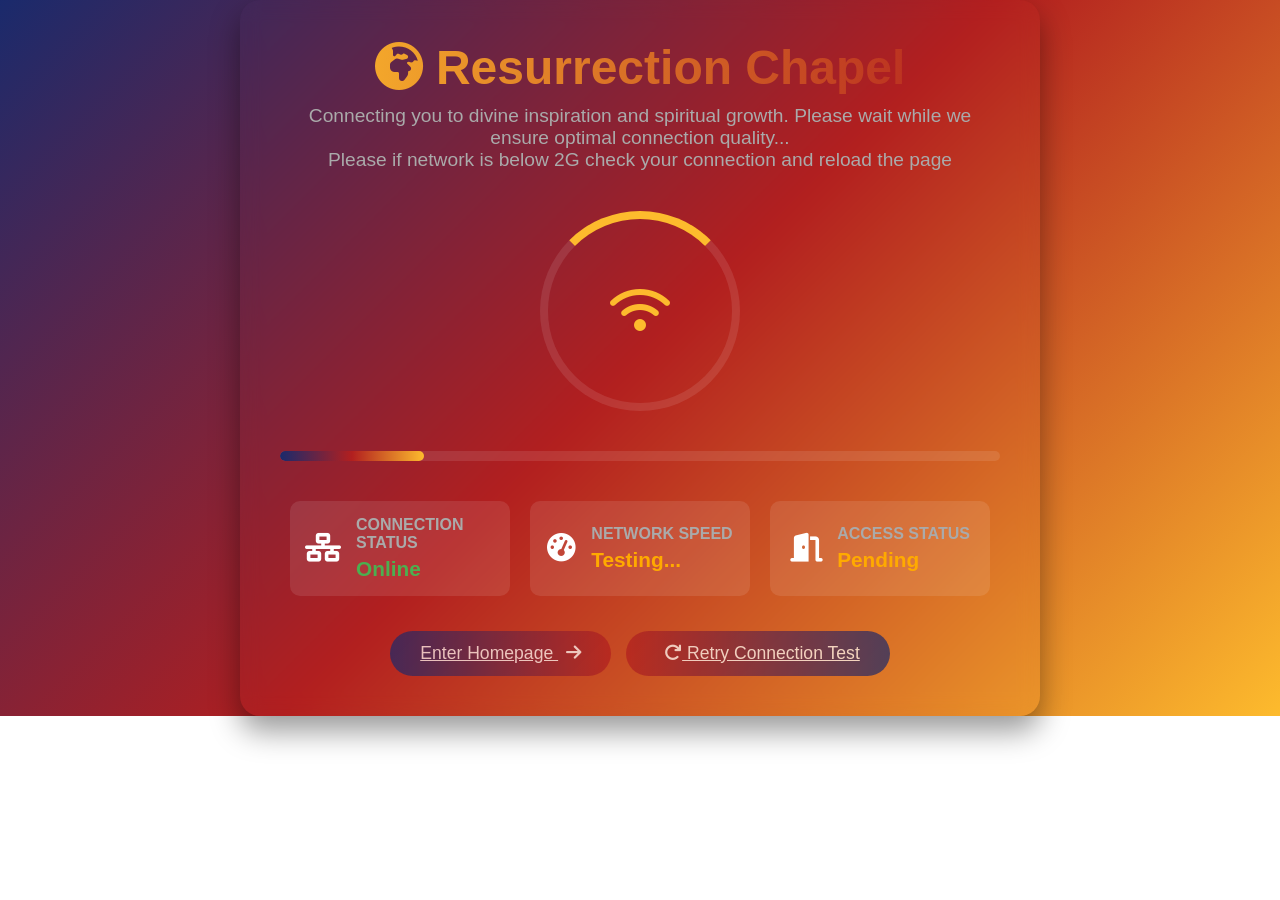
<file: index.html>
<!DOCTYPE html>
<html lang="en">
<head>
    <meta charset="UTF-8">
    <meta name="viewport" content="width=device-width, initial-scale=1.0">
    <title> RCCG Resurrection Chapel Area Hq Aba-Ibeji</title>
    <link rel="stylesheet" href="https://cdnjs.cloudflare.com/ajax/libs/font-awesome/6.5.0/css/all.min.css">
    <link rel="stylesheet" href="loading.css">
    <link rel="icon" type="x-icon" href="image/rccg-logo.png">
    
    <!-- Google tag (gtag.js) -->
    <script async src="https://www.googletagmanager.com/gtag/js?id=G-Z86SDSJE5T"></script>
    <script>
      window.dataLayer = window.dataLayer || [];
      function gtag(){dataLayer.push(arguments);}
      gtag('js', new Date());
    
      gtag('config', 'G-Z86SDSJE5T');
    </script>
</head>
<body>
    <!-- Loading Page -->
    <section>
    <div class="loading-container" id="loadingPage">
        <div class="logo">
            <h1><i class="fas fa-globe-africa"></i> Resurrection Chapel</h1>
            <p>Connecting you to divine inspiration and spiritual growth. Please wait while we ensure optimal connection quality... <br> Please if network is below 2G check your connection and reload the page</p>
        </div>
        
        <div class="loading-animation">
            <div class="spinner"></div>
            <div class="center-icon">
                <i class="fas fa-wifi"></i>
            </div>
        </div>
        
        <div class="progress-container">
            <div class="progress-bar" id="progressBar"></div>
        </div>
        
        <div class="status-container">
            <div class="status-item">
                <div class="status-icon">
                    <i class="fas fa-network-wired"></i>
                </div>
                <div class="status-text">
                    <h3>CONNECTION STATUS</h3>
                    <p id="connectionStatus" class="connection-status">Checking...</p>
                </div>
            </div>
            
            <div class="status-item">
                <div class="status-icon">
                    <i class="fas fa-tachometer-alt"></i>
                </div>
                <div class="status-text">
                    <h3>NETWORK SPEED</h3>
                    <p id="networkSpeed" class="speed-status">Testing...</p>
                </div>
            </div>
            
            <div class="status-item">
                <div class="status-icon">
                    <i class="fas fa-door-open"></i>
                </div>
                <div class="status-text">
                    <h3>ACCESS STATUS</h3>
                    <p id="accessStatus" class="access-status">Pending</p>
                </div>
            </div>
        </div>
        
        <div class="message-box" id="messageBox">
            <p><i class="fas fa-exclamation-triangle"></i> <span id="messageText">Your network connection is too slow. Please connect to a faster network (3G or above) then retry.</span></p>
        </div>
        
        <div class="auto-redirect-notice" id="autoRedirectNotice">
            <p>If page does not redirect you to the home page in <span class="countdown" id="countdown">5</span> seconds..., <br> Please Click on the Enter Homepage button below. </p>
        </div>
        
        <div class="button-container" style="display: flex; justify-content: center; flex-wrap: wrap;">
            <button class="btn" id="enterBtn"><a href="home.html" style="color: white;">
                Enter Homepage <i class="fas fa-arrow-right"></i></a>
            </button>
            <button class="btn btn-retry" id="retryBtn">
                <a href="index.html" style="color: white;"><i class="fas fa-redo"></i> Retry Connection Test</a>
            </button>
        </div>
    </div>
    </section>
    
    <script src="loading.js"></script>
</body>
</html>
</file>
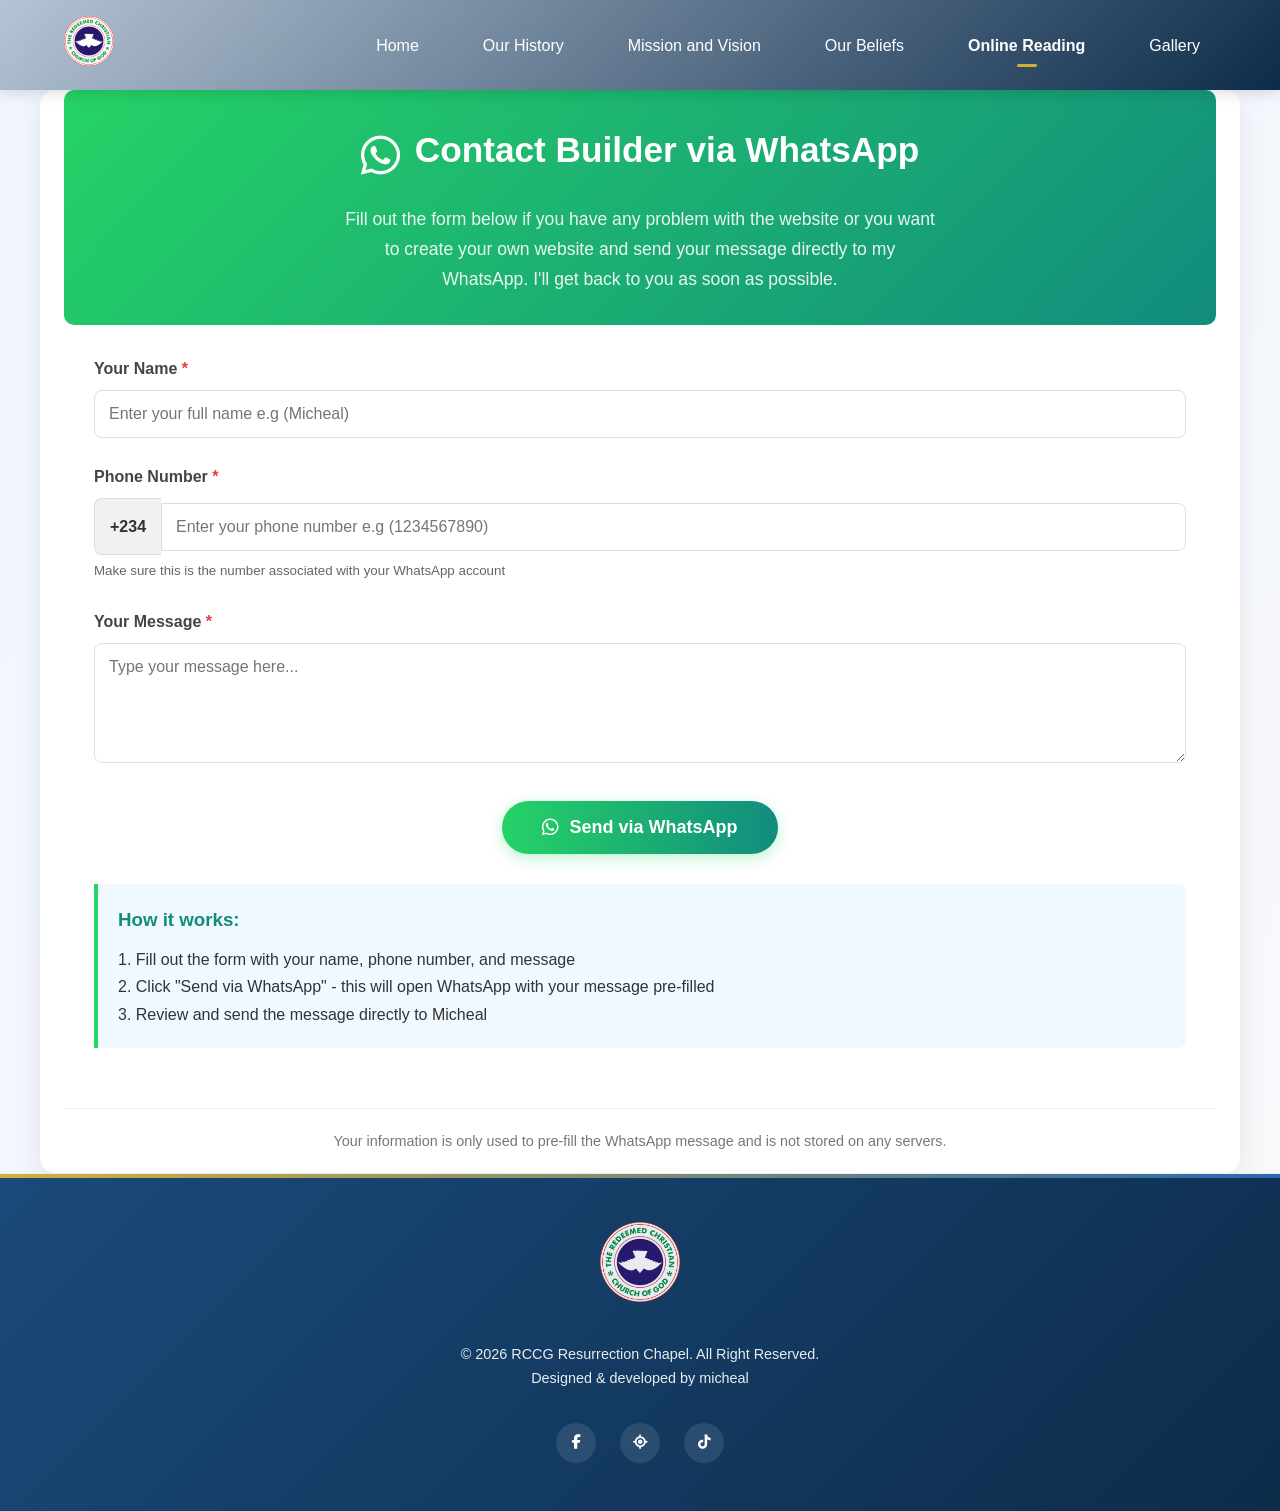
<file: chat-with-micheal.html>
<!DOCTYPE html>
<html lang="en">
<head>
    <meta charset="UTF-8">
    <meta name="viewport" content="width=device-width, initial-scale=1.0">
    <title>Contact Builder via WhatsApp</title>
    <link rel="stylesheet" href="https://cdnjs.cloudflare.com/ajax/libs/font-awesome/6.5.0/css/all.min.css">
    <link rel="stylesheet" href="chat-with-micheal.css">
    <link rel="stylesheet" href="home.css">
    <link rel="icon" type="image/x-icon" href="rccg-logo.png">
</head>
<body>
    <!-- Header & Navigation -->
    <header class="header">
        <div class="container">
            <div class="header-content">
                <!-- Logo -->
                <div class="logo">
                    <img src="rccg-logo.png" alt="RCCG Logo">
                </div>
                
                <!-- Desktop Navigation -->
                <nav class="desktop-nav">
                    <ul>
                        <li><a href="home.html">Home</a></li>
                        <li><a href="our-history.html">Our History</a></li>
                        <li><a href="mission-vision.html">Mission and Vision</a></li>
                        <li><a href="our-beliefs.html">Our Beliefs</a></li>
                        <li><a href="online-reading.html" class="active">Online Reading</a></li>
                        <li><a href="gallery.html">Gallery</a></li>
                    </ul>
                </nav>
                
                <!-- Mobile Menu Toggle -->
                <button class="mobile-menu-toggle" id="mobileMenuToggle">
                    <i class="fas fa-bars"></i>
                </button>
            </div>
        </div>
        
        <!-- Mobile Navigation -->
        <nav class="mobile-nav" id="mobileNav">
            <ul>
                <li><a href="home.html">Home</a></li>
                <li><a href="our-history.html">Our History</a></li>
                <li><a href="mission-vision.html">Mission and Vision</a></li>
                <li><a href="our-beliefs.html">Our Beliefs</a></li>
                <li><a href="online-reading.html"  class="active">Online Reading</a></li>
                <li><a href="gallery.html">Gallery</a></li>
            </ul>
        </nav>
    </header>
    <div class="container contain">
        <div class="head">
            <div class="logo-container">
                <i class="fab fa-whatsapp whatsapp-icon"></i>
                <h1>Contact Builder via WhatsApp</h1>
            </div>
            <p class="subtitle">Fill out the form below if you have any problem with the website or you want to create your own website and send your message directly to my WhatsApp. I'll get back to you as soon as possible.</p>
        </div>
        
        <div class="form-container">
            <form id="whatsappForm">
                <div class="form-group">
                    <label for="name">Your Name <span class="required">*</span></label>
                    <input type="text" id="name" placeholder="Enter your full name e.g (Micheal)" required>
                </div>
                
                <div class="form-group">
                    <label for="phone">Phone Number <span class="required">*</span></label>
                    <div class="phone-input-container">
                        <span class="phone-prefix">+234</span>
                        <input type="tel" id="phone" placeholder="Enter your phone number e.g (1234567890)" required>
                    </div>
                    <small style="color: #666; display: block; margin-top: 5px;">Make sure this is the number associated with your WhatsApp account</small>
                </div>
                
                <div class="form-group">
                    <label for="message">Your Message <span class="required">*</span></label>
                    <textarea id="message" placeholder="Type your message here..." required></textarea>
                </div>
                
                <!-- <div class="form-group">
                    <label>Upload Pictures (Optional)</label>
                    <div class="file-input-container">
                        <label class="file-input-label">
                            <i class="fas fa-cloud-upload-alt"></i> -->
                            <!-- <span>Click to upload images or drag and drop</span> -->
                            <!-- <input type="file" id="file-input" accept="*" multiple style="display: none;"> -->
                            <p id="file-input"></p>
                        <!-- </label>
                        <p id="file-chosen">No files chosen</p>
                    </div>
                    <div id="image-preview"></div>
                </div> -->
                
                <div class="button-container">
                    <button type="submit" class="send-button">
                        <i class="fab fa-whatsapp"></i> Send via WhatsApp
                    </button>
                </div>
            </form>
            
            <div class="instructions">
                <h3>How it works:</h3>
                <p>1. Fill out the form with your name, phone number, and message</p>
                <p>2. Click "Send via WhatsApp" - this will open WhatsApp with your message pre-filled</p>
                <p>3. Review and send the message directly to Micheal</p>
            </div>
        </div>
        
        <footer>
            <p>Your information is only used to pre-fill the WhatsApp message and is not stored on any servers.</p>
        </footer>
    </div>
    <footer class="footer">
        <div class="container">
            <div class="footer-content">
                <div class="footer-logo">
                    <img src="rccg-logo.png" alt="RCCG Logo">
                </div>
                
                <div class="footer-info">
                    <p>&copy; 2026 RCCG Resurrection Chapel. All Right Reserved. <br>Designed & developed by micheal</p>
                </div>
                
                <div class="footer-social">
                    <a href="https://web.facebook.com/groups/665163931216601" target="_blank" class="social-link">
                        <i class="fab fa-facebook-f"></i>
                    </a>
                    <!-- <a href="#" target="_blank" class="social-link">
                        <i class="fab fa-youtube"></i>
                    </a> -->
                    <a href="https://www.google.com/maps/place/RCCG+Resurrection+Chapel+Area/@7.3036719,3.8573881,17z/data=!4m16!1m9!3m8!1s0x10398f00236cbd03:0x55edeabd2c33a401!2sRCCG+Resurrection+Chapel+Area!8m2!3d7.3036719!4d3.859963!9m1!1b1!16s%2Fg%2F11xs5nvhkf!3m5!1s0x10398f00236cbd03:0x55edeabd2c33a401!8m2!3d7.3036719!4d3.859963!16s%2Fg%2F11xs5nvhkf?entry=ttu&g_ep=EgoyMDI1MDkwMy4wIKXMDSoASAFQAw%3D%3D" target="_blank" class="social-link">
                        <i class="fas fa-location"></i>
                    </a>
                    <a href="https://www.tiktok.com/@vibrantyouthrccgrp?_r=1&_d=f0kh7ml3ii7m0i&sec_uid=MS4wLjABAAAA8fifjxzGTZWzOdSwgFtem1Ykbmm10pARH0wrFaBmMK7SPUqEDgboZI12g52lARMU&share_author_id=7240511406641054726&sharer_language=en&source=h5_m&u_code=e892f28e14bf69&item_author_type=1&utm_source=copy&tt_from=copy&enable_checksum=1&utm_medium=ios&share_link_id=1F5A485C-8A7E-48AD-A554-8BADAB22B34E&user_id=7240511406641054726&sec_user_id=MS4wLjABAAAA8fifjxzGTZWzOdSwgFtem1Ykbmm10pARH0wrFaBmMK7SPUqEDgboZI12g52lARMU&social_share_type=4&ug_btm=b8727,b0&utm_campaign=client_share&share_app_id=1233" target="_blank" class="social-link">
                        <i class="fab fa-tiktok"></i>
                    </a>
                </div>
            </div>
        </div>
    </footer>

    <script src="chat-with-micheal.js"></script>
    <script src="home.js"></script>
</body>
</html>
</file>
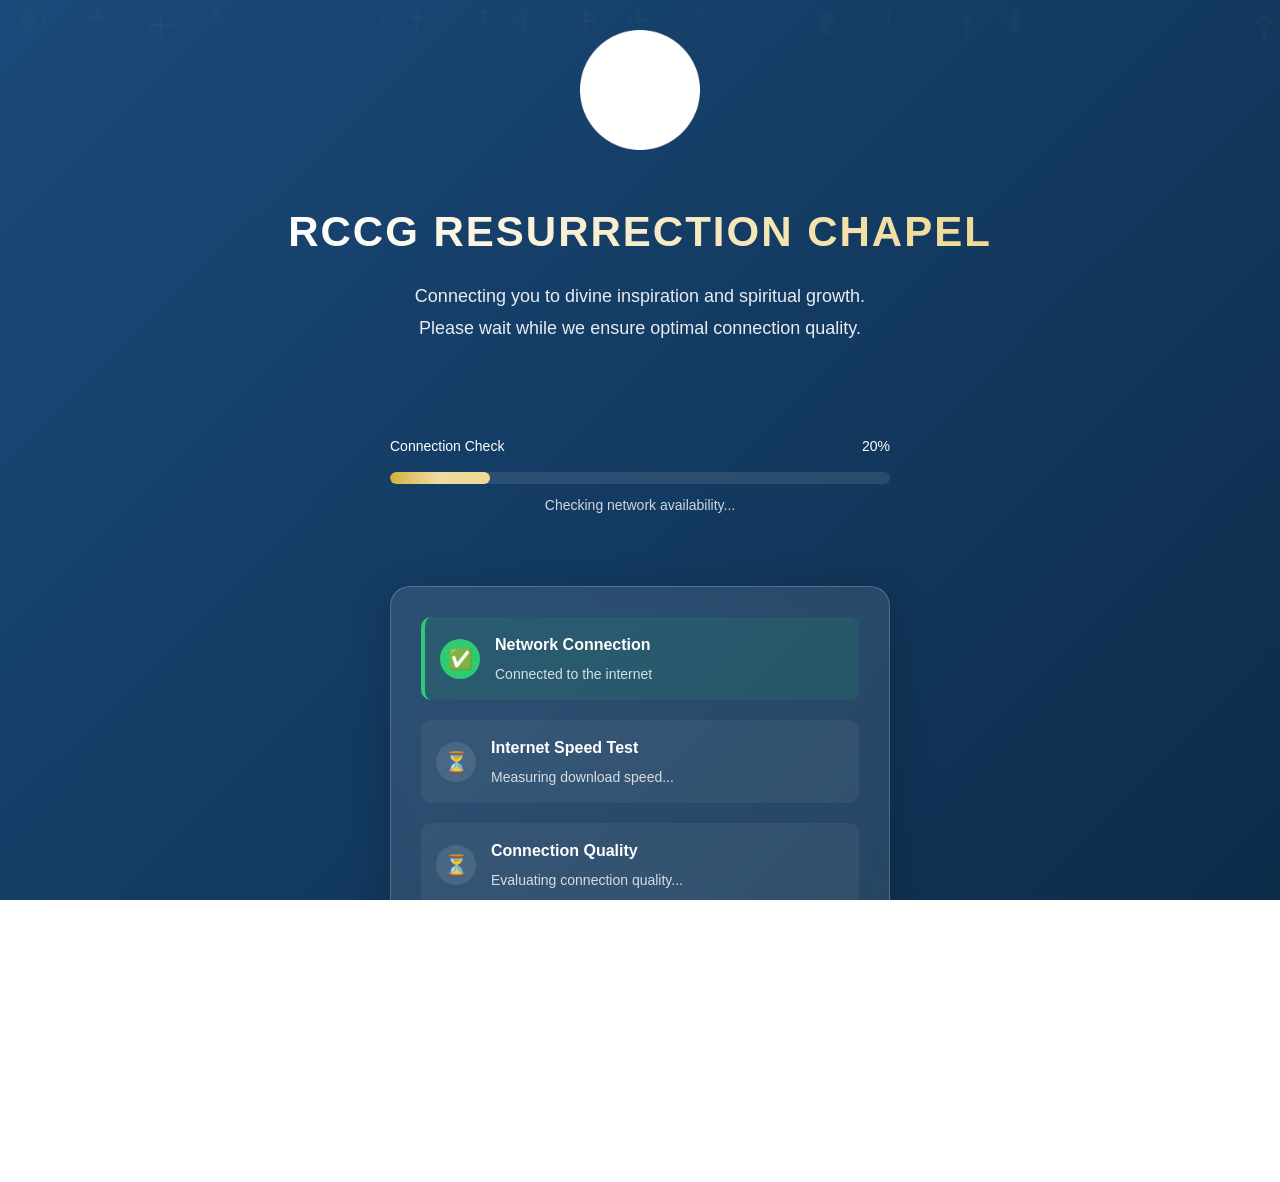
<file: loading.html>
<!DOCTYPE html>
<html lang="en">
<head>
    <meta charset="UTF-8">
    <meta name="viewport" content="width=device-width, initial-scale=1.0">
    <title>RCCG Resurrection Chapel - Loading</title>
    <style>
        /* CSS Variables */
        :root {
            --primary-blue: #1a4a7a;
            --primary-blue-dark: #0d2c4a;
            --secondary-gold: #d4af37;
            --secondary-gold-light: #f0d992;
            --white: #ffffff;
            --light-gray: #f5f5f5;
            --dark-gray: #333333;
            --success-green: #2ecc71;
            --error-red: #e74c3c;
            --warning-orange: #f39c12;
        }

        /* Reset & Base */
        * {
            margin: 0;
            padding: 0;
            box-sizing: border-box;
        }

        html, body {
            width: 100%;
            height: 100%;
            overflow: hidden;
        }

        body {
            font-family: 'Segoe UI', 'Arial', sans-serif;
            background: linear-gradient(135deg, var(--primary-blue) 0%, var(--primary-blue-dark) 100%);
            color: var(--white);
            line-height: 1.6;
            position: relative;
            min-height: 100vh;
        }

        /* Background Animation */
        .bg-animation {
            position: fixed;
            top: 0;
            left: 0;
            width: 100%;
            height: 100%;
            z-index: -1;
            opacity: 0.3;
        }

        .cross {
            position: absolute;
            color: rgba(255, 255, 255, 0.1);
            font-size: 24px;
            animation: float 20s infinite linear;
        }

        @keyframes float {
            0% {
                transform: translateY(100vh) rotate(0deg);
            }
            100% {
                transform: translateY(-100px) rotate(360deg);
            }
        }

        /* Loading Container */
        .loading-container {
            display: flex;
            flex-direction: column;
            align-items: center;
            justify-content: center;
            min-height: 100vh;
            padding: 30px;
            text-align: center;
            position: relative;
            z-index: 1;
        }

        /* Logo */
        .loading-logo {
            margin-bottom: 40px;
            animation: logoPulse 3s infinite ease-in-out;
        }

        .loading-logo img {
            height: 120px;
            width: auto;
            filter: brightness(0) invert(1);
        }

        @keyframes logoPulse {
            0%, 100% { transform: scale(1); }
            50% { transform: scale(1.05); }
        }

        /* Loading Text */
        .loading-title {
            font-size: 42px;
            font-weight: 700;
            margin-bottom: 15px;
            background: linear-gradient(to right, var(--white), var(--secondary-gold-light));
            -webkit-background-clip: text;
            -webkit-text-fill-color: transparent;
            background-clip: text;
            text-transform: uppercase;
            letter-spacing: 2px;
        }

        .loading-subtitle {
            font-size: 18px;
            opacity: 0.9;
            margin-bottom: 50px;
            max-width: 500px;
            line-height: 1.8;
        }

        /* Progress Container */
        .progress-container {
            width: 100%;
            max-width: 500px;
            margin: 40px auto;
        }

        .progress-info {
            display: flex;
            justify-content: space-between;
            margin-bottom: 15px;
            font-size: 14px;
            font-weight: 500;
        }

        .progress-bar {
            width: 100%;
            height: 12px;
            background: rgba(255, 255, 255, 0.1);
            border-radius: 10px;
            overflow: hidden;
            margin-bottom: 10px;
            position: relative;
        }

        .progress-fill {
            height: 100%;
            width: 0%;
            background: linear-gradient(90deg, var(--secondary-gold), var(--secondary-gold-light));
            border-radius: 10px;
            transition: width 0.5s ease;
            position: relative;
            overflow: hidden;
        }

        .progress-fill::after {
            content: '';
            position: absolute;
            top: 0;
            left: 0;
            width: 100%;
            height: 100%;
            background: linear-gradient(90deg, 
                transparent 0%, 
                rgba(255, 255, 255, 0.4) 50%, 
                transparent 100%);
            animation: shimmer 2s infinite;
        }

        @keyframes shimmer {
            0% { transform: translateX(-100%); }
            100% { transform: translateX(100%); }
        }

        .progress-text {
            font-size: 14px;
            opacity: 0.8;
            text-align: center;
            margin-top: 10px;
            min-height: 21px;
        }

        /* Connection Status */
        .status-container {
            background: rgba(255, 255, 255, 0.1);
            backdrop-filter: blur(10px);
            border-radius: 20px;
            padding: 30px;
            max-width: 500px;
            width: 100%;
            margin: 30px auto;
            border: 1px solid rgba(255, 255, 255, 0.2);
            box-shadow: 0 10px 40px rgba(0, 0, 0, 0.2);
        }

        .status-item {
            display: flex;
            align-items: center;
            margin-bottom: 20px;
            padding: 15px;
            background: rgba(255, 255, 255, 0.05);
            border-radius: 10px;
            transition: all 0.3s;
        }

        .status-item.completed {
            background: rgba(46, 204, 113, 0.1);
            border-left: 4px solid var(--success-green);
        }

        .status-item.failed {
            background: rgba(231, 76, 60, 0.1);
            border-left: 4px solid var(--error-red);
        }

        .status-icon {
            width: 40px;
            height: 40px;
            border-radius: 50%;
            display: flex;
            align-items: center;
            justify-content: center;
            margin-right: 15px;
            font-size: 20px;
            flex-shrink: 0;
        }

        .status-icon.pending {
            background: rgba(255, 255, 255, 0.1);
            color: var(--white);
            animation: spin 1s linear infinite;
        }

        .status-icon.completed {
            background: var(--success-green);
            color: white;
        }

        .status-icon.failed {
            background: var(--error-red);
            color: white;
        }

        .status-details {
            flex: 1;
            text-align: left;
        }

        .status-title {
            font-weight: 600;
            margin-bottom: 5px;
            font-size: 16px;
        }

        .status-description {
            font-size: 14px;
            opacity: 0.8;
        }

        /* Speed Meter */
        .speed-meter {
            background: rgba(255, 255, 255, 0.1);
            border-radius: 15px;
            padding: 25px;
            margin: 30px auto;
            max-width: 500px;
            position: relative;
            overflow: hidden;
        }

        .speed-header {
            display: flex;
            justify-content: space-between;
            align-items: center;
            margin-bottom: 20px;
        }

        .speed-title {
            font-size: 18px;
            font-weight: 600;
        }

        .speed-value {
            font-size: 28px;
            font-weight: 700;
            color: var(--secondary-gold);
            font-family: 'Courier New', monospace;
        }

        .speed-unit {
            font-size: 16px;
            opacity: 0.8;
            margin-left: 5px;
        }

        .meter-container {
            position: relative;
            height: 120px;
            margin: 20px 0;
        }

        .meter-circle {
            position: relative;
            width: 200px;
            height: 100px;
            margin: 0 auto;
        }

        .meter-background {
            position: absolute;
            width: 100%;
            height: 50%;
            border: 15px solid rgba(255, 255, 255, 0.1);
            border-top: none;
            border-bottom-left-radius: 100px;
            border-bottom-right-radius: 100px;
            box-sizing: border-box;
            bottom: 0;
        }

        .meter-fill {
            position: absolute;
            width: 100%;
            height: 50%;
            border: 15px solid var(--secondary-gold);
            border-top: none;
            border-bottom-left-radius: 100px;
            border-bottom-right-radius: 100px;
            box-sizing: border-box;
            bottom: 0;
            transform-origin: center top;
            transform: rotate(0deg);
            transition: transform 1s ease;
        }

        .meter-needle {
            position: absolute;
            width: 4px;
            height: 90px;
            background: var(--white);
            bottom: 0;
            left: 50%;
            transform-origin: bottom center;
            transform: translateX(-50%) rotate(0deg);
            transition: transform 1s ease;
            border-top-left-radius: 4px;
            border-top-right-radius: 4px;
            z-index: 2;
        }

        .meter-needle::after {
            content: '';
            position: absolute;
            top: -10px;
            left: 50%;
            transform: translateX(-50%);
            width: 20px;
            height: 20px;
            background: var(--white);
            border-radius: 50%;
        }

        .meter-labels {
            display: flex;
            justify-content: space-between;
            margin-top: 20px;
            padding: 0 10px;
        }

        .meter-label {
            font-size: 12px;
            opacity: 0.7;
        }

        .meter-label.active {
            color: var(--secondary-gold);
            font-weight: 600;
            opacity: 1;
        }

        /* Connection Quality */
        .quality-indicator {
            display: flex;
            align-items: center;
            justify-content: center;
            gap: 10px;
            margin: 20px 0;
        }

        .quality-bar {
            width: 40px;
            height: 10px;
            background: rgba(255, 255, 255, 0.1);
            border-radius: 5px;
            transition: all 0.3s;
        }

        .quality-bar.active {
            background: var(--success-green);
            transform: scaleY(1.2);
        }

        .quality-bar.warning {
            background: var(--warning-orange);
        }

        .quality-bar.error {
            background: var(--error-red);
        }

        /* Action Buttons */
        .action-buttons {
            display: flex;
            gap: 15px;
            justify-content: center;
            margin-top: 30px;
        }

        .btn {
            padding: 15px 35px;
            border: none;
            border-radius: 50px;
            font-size: 16px;
            font-weight: 600;
            cursor: pointer;
            transition: all 0.3s;
            display: inline-flex;
            align-items: center;
            justify-content: center;
            gap: 10px;
            min-width: 180px;
        }

        .btn-primary {
            background: var(--secondary-gold);
            color: var(--dark-gray);
        }

        .btn-primary:hover:not(:disabled) {
            background: var(--secondary-gold-light);
            transform: translateY(-3px);
            box-shadow: 0 10px 25px rgba(212, 175, 55, 0.3);
        }

        .btn-secondary {
            background: rgba(255, 255, 255, 0.1);
            color: var(--white);
            border: 1px solid rgba(255, 255, 255, 0.3);
        }

        .btn-secondary:hover {
            background: rgba(255, 255, 255, 0.2);
            transform: translateY(-3px);
        }

        .btn:disabled {
            opacity: 0.5;
            cursor: not-allowed;
            transform: none !important;
        }

        /* Error Message */
        .error-message {
            background: rgba(231, 76, 60, 0.1);
            border: 1px solid rgba(231, 76, 60, 0.3);
            border-radius: 10px;
            padding: 20px;
            margin: 20px auto;
            max-width: 500px;
            display: none;
        }

        .error-message.show {
            display: block;
            animation: slideIn 0.5s ease;
        }

        .error-title {
            color: var(--error-red);
            font-weight: 600;
            margin-bottom: 10px;
            font-size: 18px;
        }

        .error-description {
            font-size: 14px;
            line-height: 1.6;
            margin-bottom: 15px;
        }

        .error-suggestions {
            font-size: 13px;
            opacity: 0.9;
        }

        @keyframes slideIn {
            from {
                opacity: 0;
                transform: translateY(-20px);
            }
            to {
                opacity: 1;
                transform: translateY(0);
            }
        }

        /* Success Message */
        .success-message {
            background: rgba(46, 204, 113, 0.1);
            border: 1px solid rgba(46, 204, 113, 0.3);
            border-radius: 10px;
            padding: 20px;
            margin: 20px auto;
            max-width: 500px;
            display: none;
            animation: fadeIn 0.5s ease;
        }

        .success-message.show {
            display: block;
        }

        .success-title {
            color: var(--success-green);
            font-weight: 600;
            margin-bottom: 10px;
            font-size: 18px;
        }

        /* Loading Spinner */
        .loading-spinner {
            width: 60px;
            height: 60px;
            border: 4px solid rgba(255, 255, 255, 0.1);
            border-top: 4px solid var(--secondary-gold);
            border-radius: 50%;
            animation: spin 1s linear infinite;
            margin: 20px auto;
        }

        @keyframes spin {
            0% { transform: rotate(0deg); }
            100% { transform: rotate(360deg); }
        }

        /* Countdown */
        .countdown {
            font-size: 48px;
            font-weight: 700;
            color: var(--secondary-gold);
            font-family: 'Courier New', monospace;
            margin: 20px 0;
            text-shadow: 0 0 10px rgba(212, 175, 55, 0.5);
            animation: pulse 2s infinite;
        }

        @keyframes pulse {
            0%, 100% { opacity: 1; }
            50% { opacity: 0.7; }
        }

        /* Bible Verse */
        .bible-verse {
            font-style: italic;
            opacity: 0.8;
            margin-top: 30px;
            padding: 15px;
            border-top: 1px solid rgba(255, 255, 255, 0.1);
            font-size: 14px;
            max-width: 500px;
        }

        /* Responsive Design */
        @media (max-width: 768px) {
            .loading-title {
                font-size: 32px;
            }
            
            .loading-subtitle {
                font-size: 16px;
                padding: 0 20px;
            }
            
            .status-container,
            .speed-meter,
            .error-message,
            .success-message {
                margin: 20px;
                padding: 20px;
            }
            
            .action-buttons {
                flex-direction: column;
                align-items: center;
            }
            
            .btn {
                width: 100%;
                max-width: 300px;
            }
            
            .meter-circle {
                width: 180px;
            }
            
            .countdown {
                font-size: 36px;
            }
        }

        @media (max-width: 480px) {
            .loading-title {
                font-size: 28px;
            }
            
            .loading-logo img {
                height: 80px;
            }
            
            .speed-value {
                font-size: 24px;
            }
            
            .status-item {
                flex-direction: column;
                text-align: center;
            }
            
            .status-icon {
                margin-right: 0;
                margin-bottom: 10px;
            }
            
            .meter-circle {
                width: 150px;
            }
            
            .quality-bar {
                width: 30px;
            }
        }

        /* Utility Classes */
        .hidden {
            display: none !important;
        }

        .fade-in {
            animation: fadeIn 0.5s ease forwards;
        }

        @keyframes fadeIn {
            from { opacity: 0; }
            to { opacity: 1; }
        }

        .shake {
            animation: shake 0.5s ease;
        }

        @keyframes shake {
            0%, 100% { transform: translateX(0); }
            25% { transform: translateX(-10px); }
            75% { transform: translateX(10px); }
        }
    </style>
</head>
<body>
    <!-- Background Animation -->
    <div class="bg-animation" id="bgAnimation"></div>

    <!-- Main Loading Container -->
    <div class="loading-container" id="loadingContainer">
        <!-- Logo -->
        <div class="loading-logo">
            <img src="rccg-logo.png" alt="RCCG Logo">
        </div>

        <!-- Title -->
        <h1 class="loading-title">RCCG RESURRECTION CHAPEL</h1>
        <p class="loading-subtitle">
            Connecting you to divine inspiration and spiritual growth. 
            Please wait while we ensure optimal connection quality.
        </p>

        <!-- Progress Bar -->
        <div class="progress-container">
            <div class="progress-info">
                <span>Connection Check</span>
                <span id="progressPercentage">0%</span>
            </div>
            <div class="progress-bar">
                <div class="progress-fill" id="progressFill"></div>
            </div>
            <div class="progress-text" id="progressText">Initializing connection test...</div>
        </div>

        <!-- Status Container -->
        <div class="status-container">
            <div class="status-item" id="statusNetwork">
                <div class="status-icon pending">
                    ⏳
                </div>
                <div class="status-details">
                    <div class="status-title">Network Connection</div>
                    <div class="status-description">Checking if you're online...</div>
                </div>
            </div>

            <div class="status-item" id="statusSpeed">
                <div class="status-icon pending">
                    ⏳
                </div>
                <div class="status-details">
                    <div class="status-title">Internet Speed Test</div>
                    <div class="status-description">Measuring connection speed...</div>
                </div>
            </div>

            <div class="status-item" id="statusQuality">
                <div class="status-icon pending">
                    ⏳
                </div>
                <div class="status-details">
                    <div class="status-title">Connection Quality</div>
                    <div class="status-description">Evaluating network stability...</div>
                </div>
            </div>
        </div>

        <!-- Speed Meter -->
        <div class="speed-meter hidden" id="speedMeter">
            <div class="speed-header">
                <div class="speed-title">Current Connection Speed</div>
                <div class="speed-value">
                    <span id="speedValue">0</span>
                    <span class="speed-unit" id="speedUnit">Mbps</span>
                </div>
            </div>
            
            <div class="meter-container">
                <div class="meter-circle">
                    <div class="meter-background"></div>
                    <div class="meter-fill" id="meterFill"></div>
                    <div class="meter-needle" id="meterNeedle"></div>
                </div>
            </div>
            
            <div class="meter-labels">
                <span class="meter-label">2G</span>
                <span class="meter-label">3G</span>
                <span class="meter-label" id="speedLabel4G">4G</span>
                <span class="meter-label">5G</span>
                <span class="meter-label">WiFi</span>
            </div>

            <div class="quality-indicator" id="qualityIndicator">
                <div class="quality-bar"></div>
                <div class="quality-bar"></div>
                <div class="quality-bar"></div>
                <div class="quality-bar"></div>
                <div class="quality-bar"></div>
            </div>
        </div>

        <!-- Error Message -->
        <div class="error-message" id="errorMessage">
            <div class="error-title">⚠️ Connection Too Slow</div>
            <div class="error-description">
                Your current internet connection speed is below the minimum required (2G or better) 
                to access our website properly. The site requires a stable connection for optimal 
                experience with media content.
            </div>
            <div class="error-suggestions">
                <strong>Suggestions:</strong><br>
                1. Switch to a faster network (WiFi recommended)<br>
                2. Move to an area with better signal<br>
                3. Try reloading the page<br>
                4. Contact your internet service provider
            </div>
        </div>

        <!-- Success Message -->
        <div class="success-message" id="successMessage">
            <div class="success-title">✅ Connection Verified!</div>
            <div class="error-description">
                Your internet connection meets the requirements. Redirecting to the main website...
            </div>
            <div class="countdown" id="countdown">5</div>
        </div>

        <!-- Action Buttons -->
        <div class="action-buttons" id="actionButtons">
            <button class="btn btn-primary" id="retryBtn" disabled>
                <span>🔄</span> Retry Test
            </button>
            <button class="btn btn-secondary" id="continueBtn" disabled>
                <span>⚠️</span> Continue Anyway
            </button>
        </div>

        <!-- Loading Spinner -->
        <div class="loading-spinner hidden" id="mainSpinner"></div>

        <!-- Bible Verse -->
        <div class="bible-verse" id="bibleVerse">
            "Jesus Christ the same yesterday, and today, and forever." - Hebrews 13:8
        </div>
    </div>

    <script>
    // ========== CONFIGURATION ==========
    const CONFIG = {
        MINIMUM_SPEED: 0.1, // Mbps (2G minimum)
        REQUIRED_SPEED: 0.5, // Mbps (Recommended minimum)
        IDEAL_SPEED: 5, // Mbps (Ideal experience)
        TEST_DURATION: 3000, // ms (Speed test duration)
        TEST_IMAGE_SIZE: 500000, // bytes (500KB test image)
        TEST_IMAGE_URL: 'https://images.unsplash.com/photo-1592492159418-2f1b7bfb8266?ixlib=rb-4.0.3&ixid=M3wxMjA3fDB8MHxwaG90by1wYWdlfHx8fGVufDB8fHx8fA%3D%3D&auto=format&fit=crop&w=500&q=1',
        REDIRECT_DELAY: 5000, // ms (5 seconds countdown)
        MAX_RETRIES: 3,
        SPEED_THRESHOLDS: {
            '2G': 0.1,      // 100 Kbps
            '3G': 0.5,      // 500 Kbps
            '4G': 5,        // 5 Mbps
            '5G': 50,       // 50 Mbps
            'WIFI': 100     // 100 Mbps
        },
        HOME_PAGE: 'home.html' // Make sure this matches your home page filename
    };

    // ========== STATE MANAGEMENT ==========
    let state = {
        currentSpeed: 0,
        connectionType: 'unknown',
        isOnline: false,
        testCompleted: false,
        passedRequirements: false,
        retryCount: 0,
        testStartTime: 0,
        progressInterval: null,
        countdownInterval: null
    };

    // ========== DOM ELEMENTS ==========
    const elements = {
        // Main containers
        loadingContainer: document.getElementById('loadingContainer'),
        bgAnimation: document.getElementById('bgAnimation'),
        
        // Progress elements
        progressFill: document.getElementById('progressFill'),
        progressPercentage: document.getElementById('progressPercentage'),
        progressText: document.getElementById('progressText'),
        
        // Status items
        statusNetwork: document.getElementById('statusNetwork'),
        statusSpeed: document.getElementById('statusSpeed'),
        statusQuality: document.getElementById('statusQuality'),
        
        // Speed meter
        speedMeter: document.getElementById('speedMeter'),
        speedValue: document.getElementById('speedValue'),
        speedUnit: document.getElementById('speedUnit'),
        meterFill: document.getElementById('meterFill'),
        meterNeedle: document.getElementById('meterNeedle'),
        qualityIndicator: document.getElementById('qualityIndicator'),
        
        // Messages
        errorMessage: document.getElementById('errorMessage'),
        successMessage: document.getElementById('successMessage'),
        countdown: document.getElementById('countdown'),
        
        // Buttons
        retryBtn: document.getElementById('retryBtn'),
        continueBtn: document.getElementById('continueBtn'),
        actionButtons: document.getElementById('actionButtons'),
        
        // Spinner
        mainSpinner: document.getElementById('mainSpinner'),
        
        // Bible verse
        bibleVerse: document.getElementById('bibleVerse')
    };

    // ========== INITIALIZATION ==========
    document.addEventListener('DOMContentLoaded', () => {
        console.log('Loading page initialized');
        initializeBackgroundAnimation();
        updateBibleVerse();
        startConnectionTest();
        setupEventListeners();
        
        // Check if we should skip based on previous bypass
        checkPreviousBypass();
    });

    // ========== BACKGROUND ANIMATION ==========
    function initializeBackgroundAnimation() {
        const crosses = ['✝', '✞', '✟', '♱', '☦', '☨', '☩'];
        for (let i = 0; i < 20; i++) {
            const cross = document.createElement('div');
            cross.className = 'cross';
            cross.textContent = crosses[Math.floor(Math.random() * crosses.length)];
            cross.style.left = `${Math.random() * 100}%`;
            cross.style.animationDelay = `${Math.random() * 20}s`;
            cross.style.fontSize = `${Math.random() * 20 + 15}px`;
            elements.bgAnimation.appendChild(cross);
        }
    }

    // ========== PROGRESS MANAGEMENT ==========
    function updateProgress(percentage, text) {
        elements.progressFill.style.width = `${percentage}%`;
        elements.progressPercentage.textContent = `${Math.round(percentage)}%`;
        elements.progressText.textContent = text;
    }

    function simulateProgress() {
        let progress = 0;
        const maxProgress = 100;
        const interval = 100;
        const step = 2;
        
        clearInterval(state.progressInterval);
        
        state.progressInterval = setInterval(() => {
            progress += step;
            if (progress > maxProgress) {
                progress = maxProgress;
                clearInterval(state.progressInterval);
            }
            
            let text = '';
            if (progress < 30) text = 'Checking network availability...';
            else if (progress < 60) text = 'Testing connection speed...';
            else if (progress < 90) text = 'Evaluating connection quality...';
            else text = 'Finalizing connection test...';
            
            updateProgress(progress, text);
        }, interval);
    }

    // ========== CONNECTION TESTING ==========
    async function startConnectionTest() {
        console.log('Starting connection test...');
        resetUI();
        simulateProgress();
        
        try {
            // Step 1: Check if online
            await testNetworkConnection();
            
            // Step 2: Test internet speed
            await testInternetSpeed();
            
            // Step 3: Evaluate connection quality
            evaluateConnectionQuality();
            
            // Step 4: Show results
            showResults();
            
        } catch (error) {
            console.error('Connection test failed:', error);
            handleTestError(error);
        }
    }

    async function testNetworkConnection() {
        console.log('Testing network connection...');
        updateStatus(elements.statusNetwork, 'pending', 'Checking network connection...');
        
        return new Promise((resolve, reject) => {
            setTimeout(async () => {
                try {
                    // Check online status
                    state.isOnline = navigator.onLine;
                    console.log('Online status:', state.isOnline);
                    
                    if (!state.isOnline) {
                        updateStatus(elements.statusNetwork, 'failed', 'You are currently offline');
                        reject(new Error('No internet connection'));
                        return;
                    }
                    
                    // Simple fetch test
                    const testPromise = fetch('https://www.google.com/favicon.ico', {
                        mode: 'no-cors',
                        cache: 'no-cache'
                    }).catch(() => {
                        // Even if fetch fails with no-cors, we consider it successful
                        return { ok: true };
                    });

                    // Add timeout
                    const timeoutPromise = new Promise((_, rejectTimeout) => 
                        setTimeout(() => rejectTimeout(new Error('Timeout')), 3000)
                    );

                    await Promise.race([testPromise, timeoutPromise]);
                    
                    updateStatus(elements.statusNetwork, 'completed', 'Connected to the internet');
                    console.log('Network connection test passed');
                    resolve();
                    
                } catch (error) {
                    console.error('Network test error:', error);
                    updateStatus(elements.statusNetwork, 'failed', 'Network check failed');
                    reject(error);
                }
            }, 1000);
        });
    }

    async function testInternetSpeed() {
        console.log('Testing internet speed...');
        updateStatus(elements.statusSpeed, 'pending', 'Measuring download speed...');
        
        return new Promise((resolve, reject) => {
            setTimeout(() => {
                try {
                    state.testStartTime = Date.now();
                    
                    // Create test image
                    const image = new Image();
                    let loadStartTime;
                    
                    image.onload = function() {
                        const loadEndTime = Date.now();
                        calculateSpeed(loadStartTime, loadEndTime);
                        updateStatus(elements.statusSpeed, 'completed', 'Speed test completed');
                        console.log('Speed test completed:', state.currentSpeed, 'Mbps');
                        resolve();
                    };
                    
                    image.onerror = function() {
                        console.warn('Speed test image failed to load, using fallback calculation');
                        // Fallback: calculate based on time taken
                        const loadEndTime = Date.now();
                        const duration = (loadEndTime - state.testStartTime) / 1000;
                        const fallbackSpeed = 1 / (duration + 1); // Simple fallback calculation
                        state.currentSpeed = Math.max(fallbackSpeed, 0.05);
                        state.connectionType = determineConnectionType(state.currentSpeed);
                        updateStatus(elements.statusSpeed, 'completed', 'Speed test completed (estimated)');
                        resolve();
                    };
                    
                    // Add cache buster and start loading
                    const cacheBuster = `?cache=${Date.now()}&rand=${Math.random()}`;
                    loadStartTime = Date.now();
                    image.src = CONFIG.TEST_IMAGE_URL + cacheBuster;
                    
                } catch (error) {
                    console.error('Speed test error:', error);
                    updateStatus(elements.statusSpeed, 'failed', 'Speed test error');
                    reject(error);
                }
            }, 500);
        });
    }

    function calculateSpeed(startTime, endTime) {
        const duration = (endTime - startTime) / 1000; // in seconds
        const bitsLoaded = CONFIG.TEST_IMAGE_SIZE * 8;
        const speedBps = bitsLoaded / duration;
        const speedMbps = speedBps / 1000000;
        
        state.currentSpeed = Math.max(speedMbps, 0.01); // Minimum 0.01 Mbps
        state.connectionType = determineConnectionType(state.currentSpeed);
        
        console.log(`Speed calculation: ${duration.toFixed(2)}s, ${state.currentSpeed.toFixed(2)} Mbps, ${state.connectionType}`);
        
        updateSpeedMeter(state.currentSpeed);
        updateQualityIndicator(state.currentSpeed);
    }

    function determineConnectionType(speedMbps) {
        if (speedMbps >= CONFIG.SPEED_THRESHOLDS.WIFI) return 'WIFI';
        if (speedMbps >= CONFIG.SPEED_THRESHOLDS['5G']) return '5G';
        if (speedMbps >= CONFIG.SPEED_THRESHOLDS['4G']) return '4G';
        if (speedMbps >= CONFIG.SPEED_THRESHOLDS['3G']) return '3G';
        if (speedMbps >= CONFIG.SPEED_THRESHOLDS['2G']) return '2G';
        return 'POOR';
    }

    function evaluateConnectionQuality() {
        console.log('Evaluating connection quality...');
        updateStatus(elements.statusQuality, 'pending', 'Evaluating connection stability...');
        
        setTimeout(() => {
            const speed = state.currentSpeed;
            console.log('Connection speed for evaluation:', speed, 'Mbps');
            
            if (speed >= CONFIG.MINIMUM_SPEED) {
                state.passedRequirements = true;
                updateStatus(elements.statusQuality, 'completed', 'Minimum requirements met');
                console.log('Connection meets minimum requirements');
            } else {
                state.passedRequirements = false;
                updateStatus(elements.statusQuality, 'failed', 'Below minimum requirements');
                console.log('Connection below minimum requirements');
            }
            
            state.testCompleted = true;
            clearInterval(state.progressInterval);
            updateProgress(100, 'Connection test completed');
            
        }, 1000);
    }

    // ========== UI UPDATES ==========
    function updateStatus(element, status, description) {
        const icon = element.querySelector('.status-icon');
        const descElement = element.querySelector('.status-description');
        
        element.className = 'status-item ' + status;
        icon.className = 'status-icon ' + status;
        
        switch(status) {
            case 'pending':
                icon.textContent = '⏳';
                break;
            case 'completed':
                icon.textContent = '✅';
                break;
            case 'failed':
                icon.textContent = '❌';
                break;
        }
        
        if (descElement) {
            descElement.textContent = description;
        }
    }

    function updateSpeedMeter(speedMbps) {
        elements.speedMeter.classList.remove('hidden');
        
        let displaySpeed, unit;
        if (speedMbps >= 100) {
            displaySpeed = (speedMbps / 1000).toFixed(1);
            unit = 'Gbps';
        } else if (speedMbps >= 1) {
            displaySpeed = speedMbps.toFixed(1);
            unit = 'Mbps';
        } else {
            displaySpeed = (speedMbps * 1000).toFixed(0);
            unit = 'Kbps';
        }
        
        elements.speedValue.textContent = displaySpeed;
        elements.speedUnit.textContent = unit;
        
        const maxSpeed = 100;
        const speedRatio = Math.min(speedMbps / maxSpeed, 1);
        const angle = speedRatio * 180;
        
        elements.meterFill.style.transform = `rotate(${angle}deg)`;
        elements.meterNeedle.style.transform = `translateX(-50%) rotate(${angle}deg)`;
        
        document.querySelectorAll('.meter-label').forEach(label => {
            label.classList.remove('active');
        });
    }

    function updateQualityIndicator(speedMbps) {
        const bars = elements.qualityIndicator.querySelectorAll('.quality-bar');
        let activeBars = 0;
        
        if (speedMbps >= CONFIG.IDEAL_SPEED) activeBars = 5;
        else if (speedMbps >= CONFIG.REQUIRED_SPEED) activeBars = 4;
        else if (speedMbps >= CONFIG.MINIMUM_SPEED) activeBars = 3;
        else if (speedMbps >= CONFIG.MINIMUM_SPEED / 2) activeBars = 2;
        else activeBars = 1;
        
        bars.forEach((bar, index) => {
            bar.className = 'quality-bar';
            if (index < activeBars) {
                if (speedMbps >= CONFIG.MINIMUM_SPEED) {
                    bar.classList.add('active');
                } else if (speedMbps >= CONFIG.MINIMUM_SPEED / 2) {
                    bar.classList.add('warning');
                } else {
                    bar.classList.add('error');
                }
            }
        });
    }

    function showResults() {
        console.log('Showing results, passed:', state.passedRequirements);
        
        setTimeout(() => {
            if (state.passedRequirements) {
                showSuccess();
            } else {
                showError();
            }
            
            elements.retryBtn.disabled = false;
            elements.continueBtn.disabled = false;
            
        }, 500);
    }

    function showSuccess() {
        console.log('Showing success message, redirecting in 5 seconds...');
        elements.successMessage.classList.add('show');
        elements.errorMessage.classList.remove('show');
        
        clearInterval(state.countdownInterval);
        let countdown = 5;
        elements.countdown.textContent = countdown;
        
        state.countdownInterval = setInterval(() => {
            countdown--;
            elements.countdown.textContent = countdown;
            
            if (countdown <= 0) {
                clearInterval(state.countdownInterval);
                redirectToHome();
            }
        }, 1000);
    }

    function showError() {
        console.log('Showing error message');
        elements.errorMessage.classList.add('show');
        elements.successMessage.classList.remove('show');
    }

    function handleTestError(error) {
        updateStatus(elements.statusSpeed, 'failed', 'Test failed');
        updateProgress(100, 'Connection test failed');
        showError();
        elements.retryBtn.disabled = false;
    }

    // ========== REDIRECT FUNCTIONS ==========
    function redirectToHome() {
        console.log('Redirecting to home page...');
        elements.progressText.textContent = 'Redirecting to home page...';
        elements.mainSpinner.classList.remove('hidden');
        
        // Store successful test in localStorage
        localStorage.setItem('lastConnectionTest', Date.now().toString());
        localStorage.setItem('connectionSpeed', state.currentSpeed.toString());
        
        // Force redirect after short delay
        setTimeout(() => {
            console.log('Performing redirect to:', CONFIG.HOME_PAGE);
            window.location.href = CONFIG.HOME_PAGE;
        }, 1000);
    }

    function forceContinue() {
        console.log('Force continue requested');
        if (state.retryCount >= CONFIG.MAX_RETRIES) {
            alert('Maximum retries reached. Please check your connection.');
            return;
        }
        
        elements.progressText.textContent = 'Bypassing connection check...';
        elements.mainSpinner.classList.remove('hidden');
        
        // Store bypass info
        localStorage.setItem('connectionCheckBypassed', 'true');
        localStorage.setItem('bypassTimestamp', Date.now().toString());
        localStorage.setItem('bypassReason', 'manual_override');
        
        // Direct redirect without confirmation
        setTimeout(() => {
            console.log('Force redirecting to home page');
            window.location.href = CONFIG.HOME_PAGE;
        }, 1500);
    }

    // ========== UTILITY FUNCTIONS ==========
    function resetUI() {
        state = {
            currentSpeed: 0,
            connectionType: 'unknown',
            isOnline: false,
            testCompleted: false,
            passedRequirements: false,
            retryCount: state.retryCount + 1,
            testStartTime: 0,
            progressInterval: null,
            countdownInterval: state.countdownInterval
        };
        
        updateProgress(0, 'Initializing connection test...');
        updateStatus(elements.statusNetwork, 'pending', 'Checking network connection...');
        updateStatus(elements.statusSpeed, 'pending', 'Measuring connection speed...');
        updateStatus(elements.statusQuality, 'pending', 'Evaluating connection quality...');
        
        elements.errorMessage.classList.remove('show');
        elements.successMessage.classList.remove('show');
        elements.speedMeter.classList.add('hidden');
        elements.mainSpinner.classList.add('hidden');
        elements.retryBtn.disabled = true;
        elements.continueBtn.disabled = true;
        
        clearInterval(state.countdownInterval);
    }

    function updateBibleVerse() {
        const verses = [
            "Jesus Christ the same yesterday, and today, and forever. - Hebrews 13:8",
            "I can do all things through Christ which strengtheneth me. - Philippians 4:13",
            "The Lord is my strength and my shield; my heart trusted in him. - Psalm 28:7",
            "God is our refuge and strength, a very present help in trouble. - Psalm 46:1",
            "They that wait upon the Lord shall renew their strength. - Isaiah 40:31"
        ];
        
        const randomVerse = verses[Math.floor(Math.random() * verses.length)];
        elements.bibleVerse.textContent = randomVerse;
    }

    function checkPreviousBypass() {
        const bypassed = localStorage.getItem('connectionCheckBypassed');
        const bypassTime = localStorage.getItem('bypassTimestamp');
        const oneHourAgo = Date.now() - (60 * 60 * 1000);
        
        if (bypassed === 'true' && bypassTime && parseInt(bypassTime) > oneHourAgo) {
            console.log('Previous bypass detected within last hour, auto-continuing...');
            setTimeout(() => {
                window.location.href = CONFIG.HOME_PAGE;
            }, 2000);
            return true;
        }
        return false;
    }

    // ========== EVENT LISTENERS ==========
    function setupEventListeners() {
        elements.retryBtn.addEventListener('click', () => {
            console.log('Retry button clicked');
            startConnectionTest();
        });
        
        elements.continueBtn.addEventListener('click', () => {
            console.log('Continue button clicked');
            forceContinue();
        });
        
        window.addEventListener('online', () => {
            console.log('Browser came online');
            if (!state.testCompleted) {
                startConnectionTest();
            }
        });
        
        window.addEventListener('offline', () => {
            console.log('Browser went offline');
            updateStatus(elements.statusNetwork, 'failed', 'You are currently offline');
            showError();
        });
        
        document.addEventListener('keydown', (e) => {
            if (e.ctrlKey && e.key === 'r') {
                e.preventDefault();
                if (!elements.retryBtn.disabled) {
                    elements.retryBtn.click();
                }
            }
            
            if (e.ctrlKey && e.key === 'Enter') {
                e.preventDefault();
                if (!elements.continueBtn.disabled) {
                    elements.continueBtn.click();
                }
            }
        });
    }

    // ========== FALLBACK AND SAFETY ==========
    // Safety timeout - if something goes wrong, allow continue after 30 seconds
    setTimeout(() => {
        if (!state.testCompleted && !checkPreviousBypass()) {
            console.log('Safety timeout reached, allowing continue');
            elements.retryBtn.disabled = false;
            elements.continueBtn.disabled = false;
            elements.progressText.textContent = 'Test taking too long. You can retry or continue.';
        }
    }, 30000);

    // Debug logging
    console.log('Loading page script loaded successfully');
    console.log('Home page path:', CONFIG.HOME_PAGE);
</script>
</body>
</html>
</file>
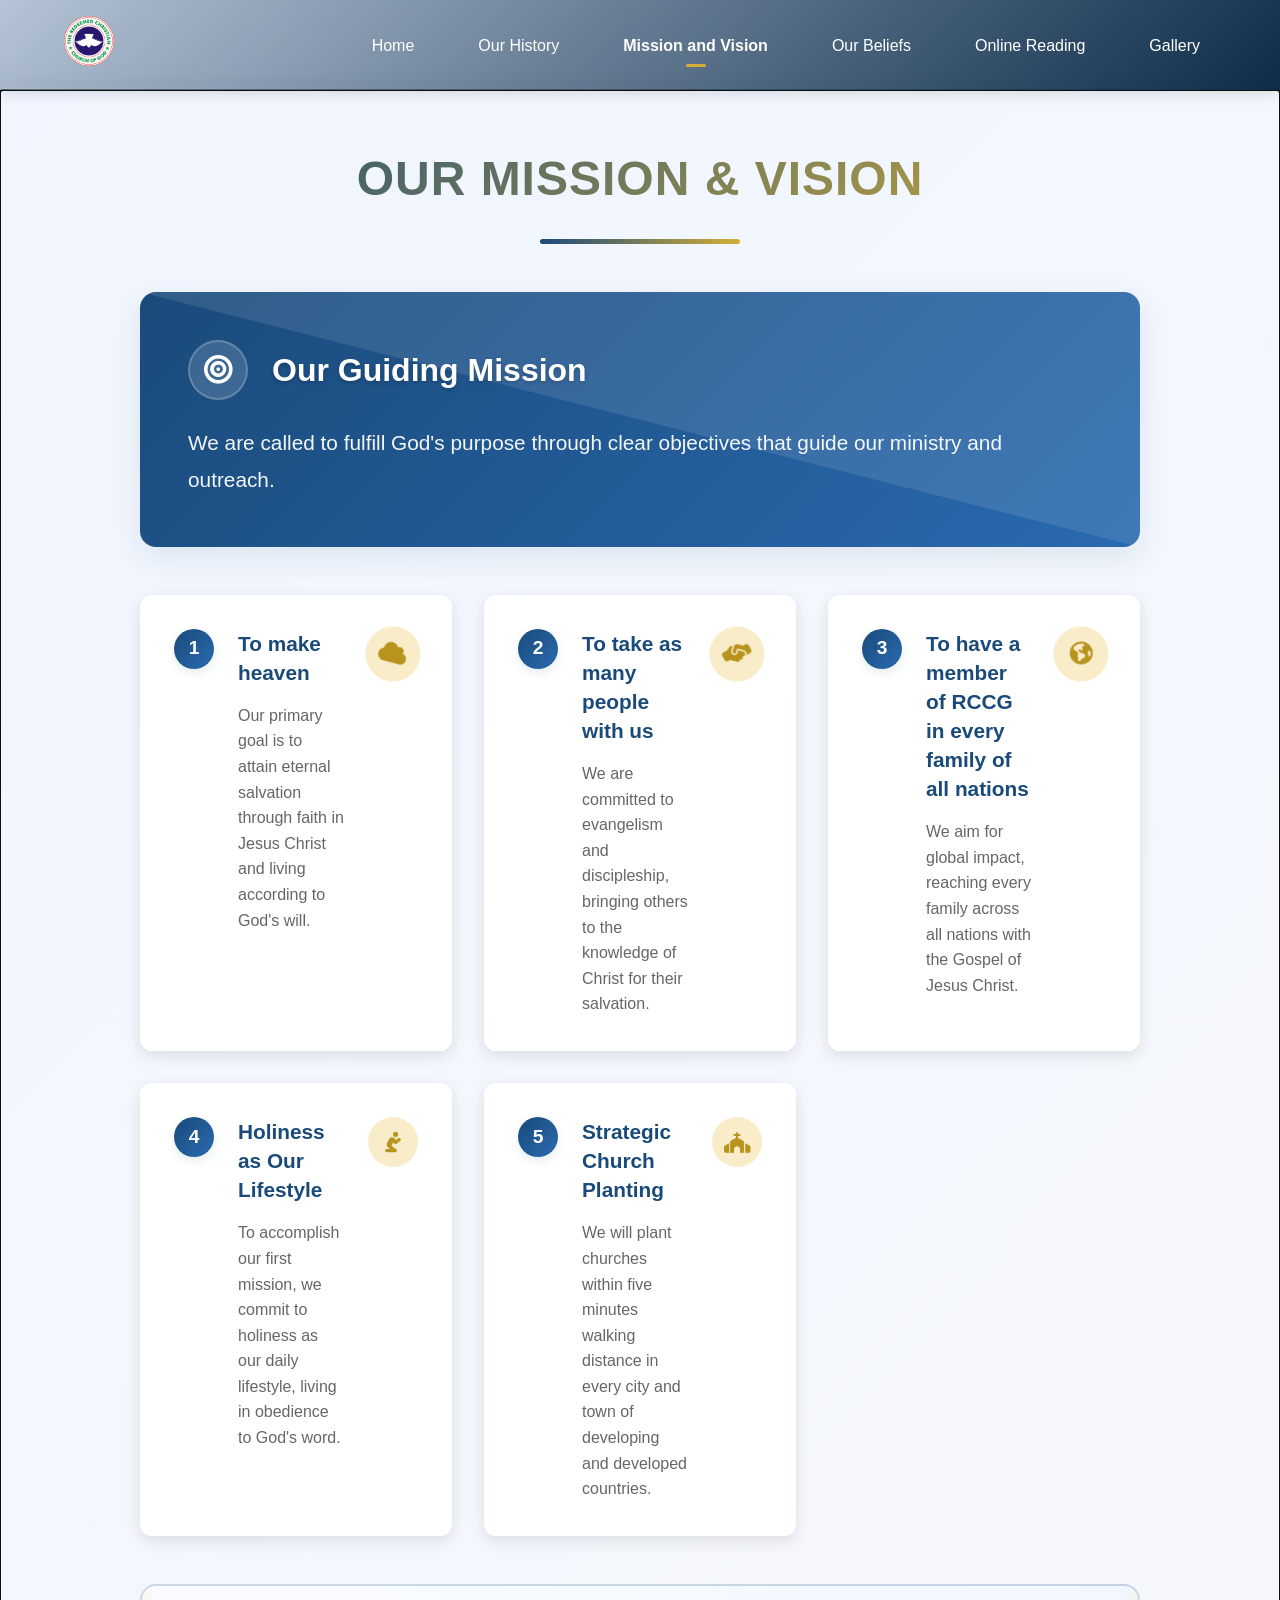
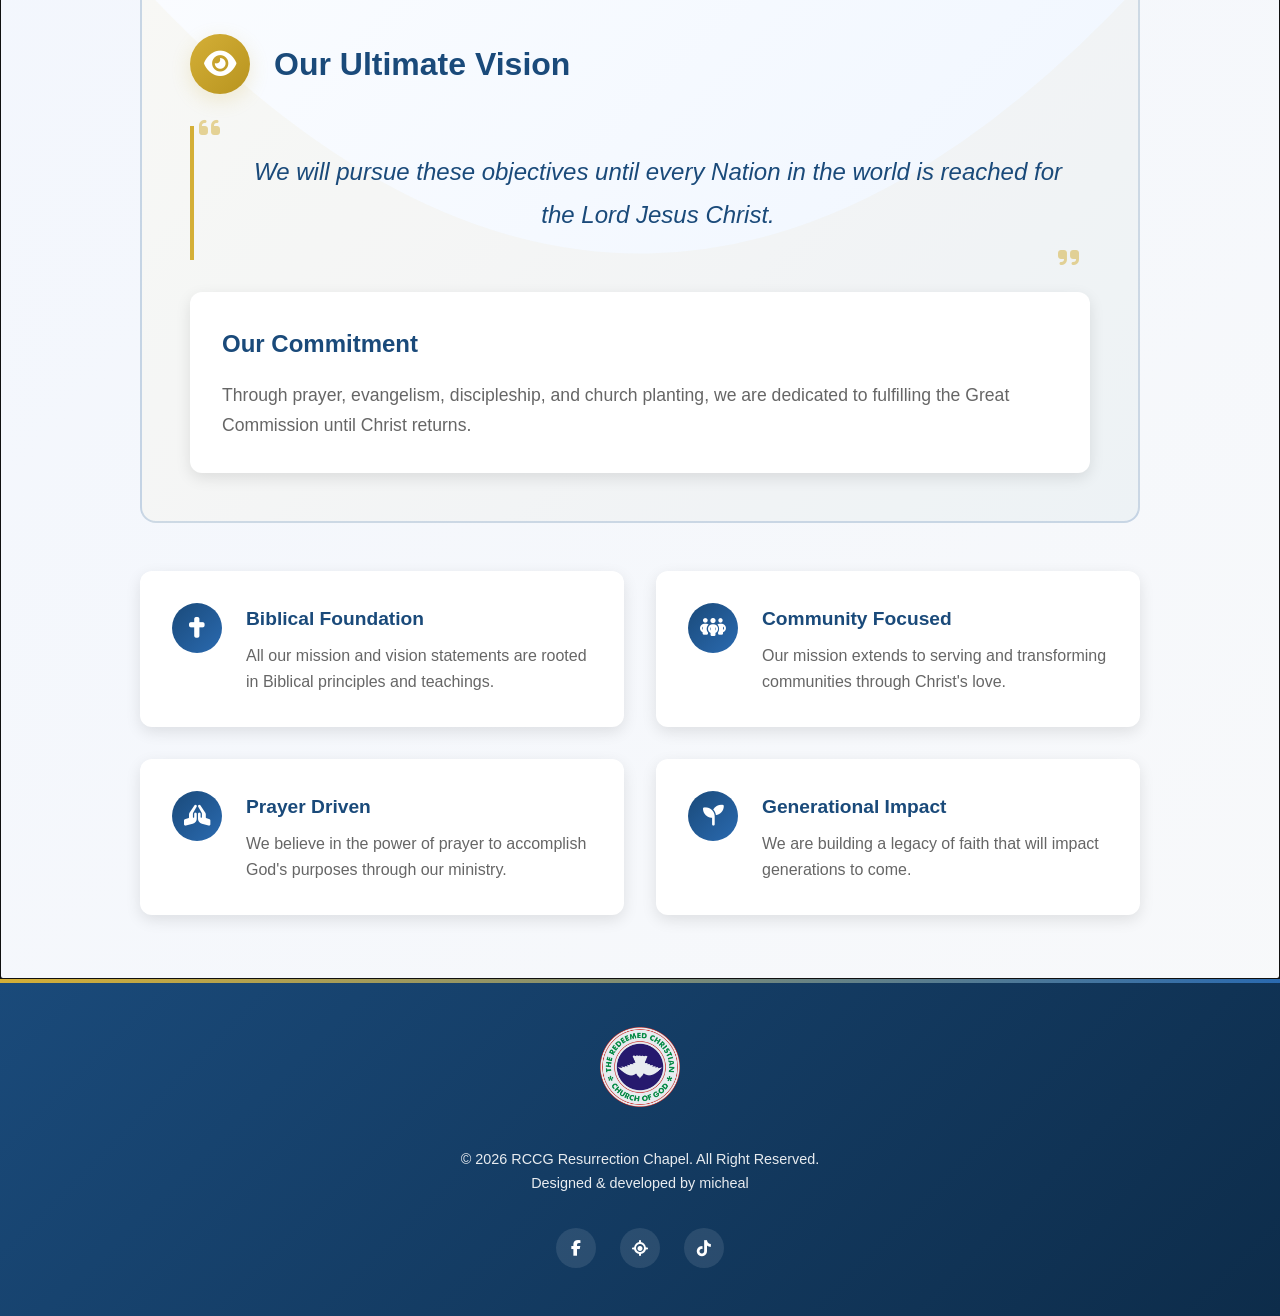
<file: mission-vision.html>
<!DOCTYPE html>
<html lang="en">
<head>
    <meta charset="UTF-8">
    <meta name="viewport" content="width=device-width, initial-scale=1.0">
    <title>Mission & Vision - RCCG Resurrection Chapel</title>
    <link rel="stylesheet" href="mission-vision.css">
    <link rel="stylesheet" href="https://cdnjs.cloudflare.com/ajax/libs/font-awesome/6.5.0/css/all.min.css">
    <link rel="icon" type="image/x-icon" href="rccg-logo.png">
</head>
<body>
    <!-- Header & Navigation -->
    <header class="header">
        <div class="container">
            <div class="header-content">
                <!-- Logo -->
                <div class="logo">
                    <img src="rccg-logo.png" alt="RCCG Logo">
                </div>
                
                <!-- Desktop Navigation -->
                <nav class="desktop-nav">
                    <ul>
                        <li><a href="home.html">Home</a></li>
                        <li><a href="our-history.html">Our History</a></li>
                        <li><a href="mission-vision.html" class="active">Mission and Vision</a></li>
                        <li><a href="our-beliefs.html">Our Beliefs</a></li>
                        <li><a href="online-reading.html">Online Reading</a></li>
                        <li><a href="gallery.html">Gallery</a></li>
                    </ul>
                </nav>
                
                <!-- Mobile Menu Toggle -->
                <button class="mobile-menu-toggle" id="mobileMenuToggle">
                    <i class="fas fa-bars"></i>
                </button>
            </div>
        </div>
        
        <!-- Mobile Navigation -->
        <nav class="mobile-nav" id="mobileNav">
            <ul>
                <li><a href="home.html">Home</a></li>
                <li><a href="our-history.html">Our History</a></li>
                <li><a href="mission-vision.html" class="active">Mission and Vision</a></li>
                <li><a href="our-beliefs.html">Our Beliefs</a></li>
                <li><a href="online-reading.html">Online Reading</a></li>
                <li><a href="gallery.html">Gallery</a></li>
            </ul>
        </nav>
    </header>

    <!-- Main Content -->
    <main class="main-content">
        <div class="container">
            <!-- Page Title -->
            <h1 class="page-title">OUR MISSION & VISION</h1>
            
            <!-- Mission Vision Content -->
            <div class="mission-vision-content">
                
                <!-- Mission Statement -->
                <section class="mission-statement">
                    <div class="statement-header">
                        <div class="statement-icon">
                            <i class="fas fa-bullseye"></i>
                        </div>
                        <h2 class="statement-title">Our Guiding Mission</h2>
                    </div>
                    
                    <div class="statement-content">
                        <p class="lead-text">
                            We are called to fulfill God's purpose through clear objectives that guide our ministry and outreach.
                        </p>
                    </div>
                </section>
                
                <!-- Mission Points Grid -->
                <div class="mission-points-grid">
                    <!-- Point 1 -->
                    <div class="mission-point">
                        <div class="point-number">
                            <span>1</span>
                        </div>
                        <div class="point-content">
                            <h3 class="point-title">To make heaven</h3>
                            <p class="point-description">
                                Our primary goal is to attain eternal salvation through faith in Jesus Christ and living according to God's will.
                            </p>
                        </div>
                        <div class="point-icon">
                            <i class="fas fa-cloud"></i>
                        </div>
                    </div>
                    
                    <!-- Point 2 -->
                    <div class="mission-point">
                        <div class="point-number">
                            <span>2</span>
                        </div>
                        <div class="point-content">
                            <h3 class="point-title">To take as many people with us</h3>
                            <p class="point-description">
                                We are committed to evangelism and discipleship, bringing others to the knowledge of Christ for their salvation.
                            </p>
                        </div>
                        <div class="point-icon">
                            <i class="fas fa-hands-helping"></i>
                        </div>
                    </div>
                    
                    <!-- Point 3 -->
                    <div class="mission-point">
                        <div class="point-number">
                            <span>3</span>
                        </div>
                        <div class="point-content">
                            <h3 class="point-title">To have a member of RCCG in every family of all nations</h3>
                            <p class="point-description">
                                We aim for global impact, reaching every family across all nations with the Gospel of Jesus Christ.
                            </p>
                        </div>
                        <div class="point-icon">
                            <i class="fas fa-globe-americas"></i>
                        </div>
                    </div>
                    
                    <!-- Point 4 -->
                    <div class="mission-point">
                        <div class="point-number">
                            <span>4</span>
                        </div>
                        <div class="point-content">
                            <h3 class="point-title">Holiness as Our Lifestyle</h3>
                            <p class="point-description">
                                To accomplish our first mission, we commit to holiness as our daily lifestyle, living in obedience to God's word.
                            </p>
                        </div>
                        <div class="point-icon">
                            <i class="fas fa-pray"></i>
                        </div>
                    </div>
                    
                    <!-- Point 5 -->
                    <div class="mission-point">
                        <div class="point-number">
                            <span>5</span>
                        </div>
                        <div class="point-content">
                            <h3 class="point-title">Strategic Church Planting</h3>
                            <p class="point-description">
                                We will plant churches within five minutes walking distance in every city and town of developing and developed countries.
                            </p>
                        </div>
                        <div class="point-icon">
                            <i class="fas fa-church"></i>
                        </div>
                    </div>
                </div>
                
                <!-- Vision Statement -->
                <section class="vision-section">
                    <div class="vision-header">
                        <div class="vision-icon">
                            <i class="fas fa-eye"></i>
                        </div>
                        <h2 class="vision-title">Our Ultimate Vision</h2>
                    </div>
                    
                    <div class="vision-content">
                        <blockquote class="vision-quote">
                            <i class="fas fa-quote-left"></i>
                            <p class="vision-text">
                                We will pursue these objectives until every Nation in the world is reached for the Lord Jesus Christ.
                            </p>
                            <i class="fas fa-quote-right"></i>
                        </blockquote>
                        
                        <div class="vision-commitment">
                            <h3>Our Commitment</h3>
                            <p>Through prayer, evangelism, discipleship, and church planting, we are dedicated to fulfilling the Great Commission until Christ returns.</p>
                        </div>
                    </div>
                </section>
                
                <!-- Additional Info -->
                <div class="additional-info">
                    <div class="info-column">
                        <div class="info-item">
                            <div class="info-icon">
                                <i class="fas fa-cross"></i>
                            </div>
                            <div class="info-text">
                                <h4>Biblical Foundation</h4>
                                <p>All our mission and vision statements are rooted in Biblical principles and teachings.</p>
                            </div>
                        </div>
                        
                        <div class="info-item">
                            <div class="info-icon">
                                <i class="fas fa-hands-praying"></i>
                            </div>
                            <div class="info-text">
                                <h4>Prayer Driven</h4>
                                <p>We believe in the power of prayer to accomplish God's purposes through our ministry.</p>
                            </div>
                        </div>
                    </div>
                    
                    <div class="info-column">
                        <div class="info-item">
                            <div class="info-icon">
                                <i class="fas fa-people-group"></i>
                            </div>
                            <div class="info-text">
                                <h4>Community Focused</h4>
                                <p>Our mission extends to serving and transforming communities through Christ's love.</p>
                            </div>
                        </div>
                        
                        <div class="info-item">
                            <div class="info-icon">
                                <i class="fas fa-seedling"></i>
                            </div>
                            <div class="info-text">
                                <h4>Generational Impact</h4>
                                <p>We are building a legacy of faith that will impact generations to come.</p>
                            </div>
                        </div>
                    </div>
                </div>
                
            </div>
        </div>
    </main>

    <!-- Footer -->
    <footer class="footer">
        <div class="container">
            <div class="footer-content">
                <div class="footer-logo">
                    <img src="rccg-logo.png" alt="RCCG Logo">
                </div>
                
                <div class="footer-info">
                    <p>&copy; 2026 RCCG Resurrection Chapel. All Right Reserved. <br>Designed & developed by micheal</p>
                </div>
                
                <div class="footer-social">
                    <a href="https://web.facebook.com/groups/665163931216601" target="_blank" class="social-link">
                        <i class="fab fa-facebook-f"></i>
                    </a>
                    <!-- <a href="#" target="_blank" class="social-link">
                        <i class="fab fa-youtube"></i>
                    </a> -->
                    <a href="https://www.google.com/maps/place/RCCG+Resurrection+Chapel+Area/@7.3036719,3.8573881,17z/data=!4m16!1m9!3m8!1s0x10398f00236cbd03:0x55edeabd2c33a401!2sRCCG+Resurrection+Chapel+Area!8m2!3d7.3036719!4d3.859963!9m1!1b1!16s%2Fg%2F11xs5nvhkf!3m5!1s0x10398f00236cbd03:0x55edeabd2c33a401!8m2!3d7.3036719!4d3.859963!16s%2Fg%2F11xs5nvhkf?entry=ttu&g_ep=EgoyMDI1MDkwMy4wIKXMDSoASAFQAw%3D%3D" target="_blank" class="social-link">
                        <i class="fas fa-location"></i>
                    </a>
                    <a href="https://www.tiktok.com/@vibrantyouthrccgrp?_r=1&_d=f0kh7ml3ii7m0i&sec_uid=MS4wLjABAAAA8fifjxzGTZWzOdSwgFtem1Ykbmm10pARH0wrFaBmMK7SPUqEDgboZI12g52lARMU&share_author_id=7240511406641054726&sharer_language=en&source=h5_m&u_code=e892f28e14bf69&item_author_type=1&utm_source=copy&tt_from=copy&enable_checksum=1&utm_medium=ios&share_link_id=1F5A485C-8A7E-48AD-A554-8BADAB22B34E&user_id=7240511406641054726&sec_user_id=MS4wLjABAAAA8fifjxzGTZWzOdSwgFtem1Ykbmm10pARH0wrFaBmMK7SPUqEDgboZI12g52lARMU&social_share_type=4&ug_btm=b8727,b0&utm_campaign=client_share&share_app_id=1233" target="_blank" class="social-link">
                        <i class="fab fa-tiktok"></i>
                    </a>
                </div>
            </div>
        </div>
    </footer>

    <script src="mission-vision.js"></script>
</body>
</html>
</file>
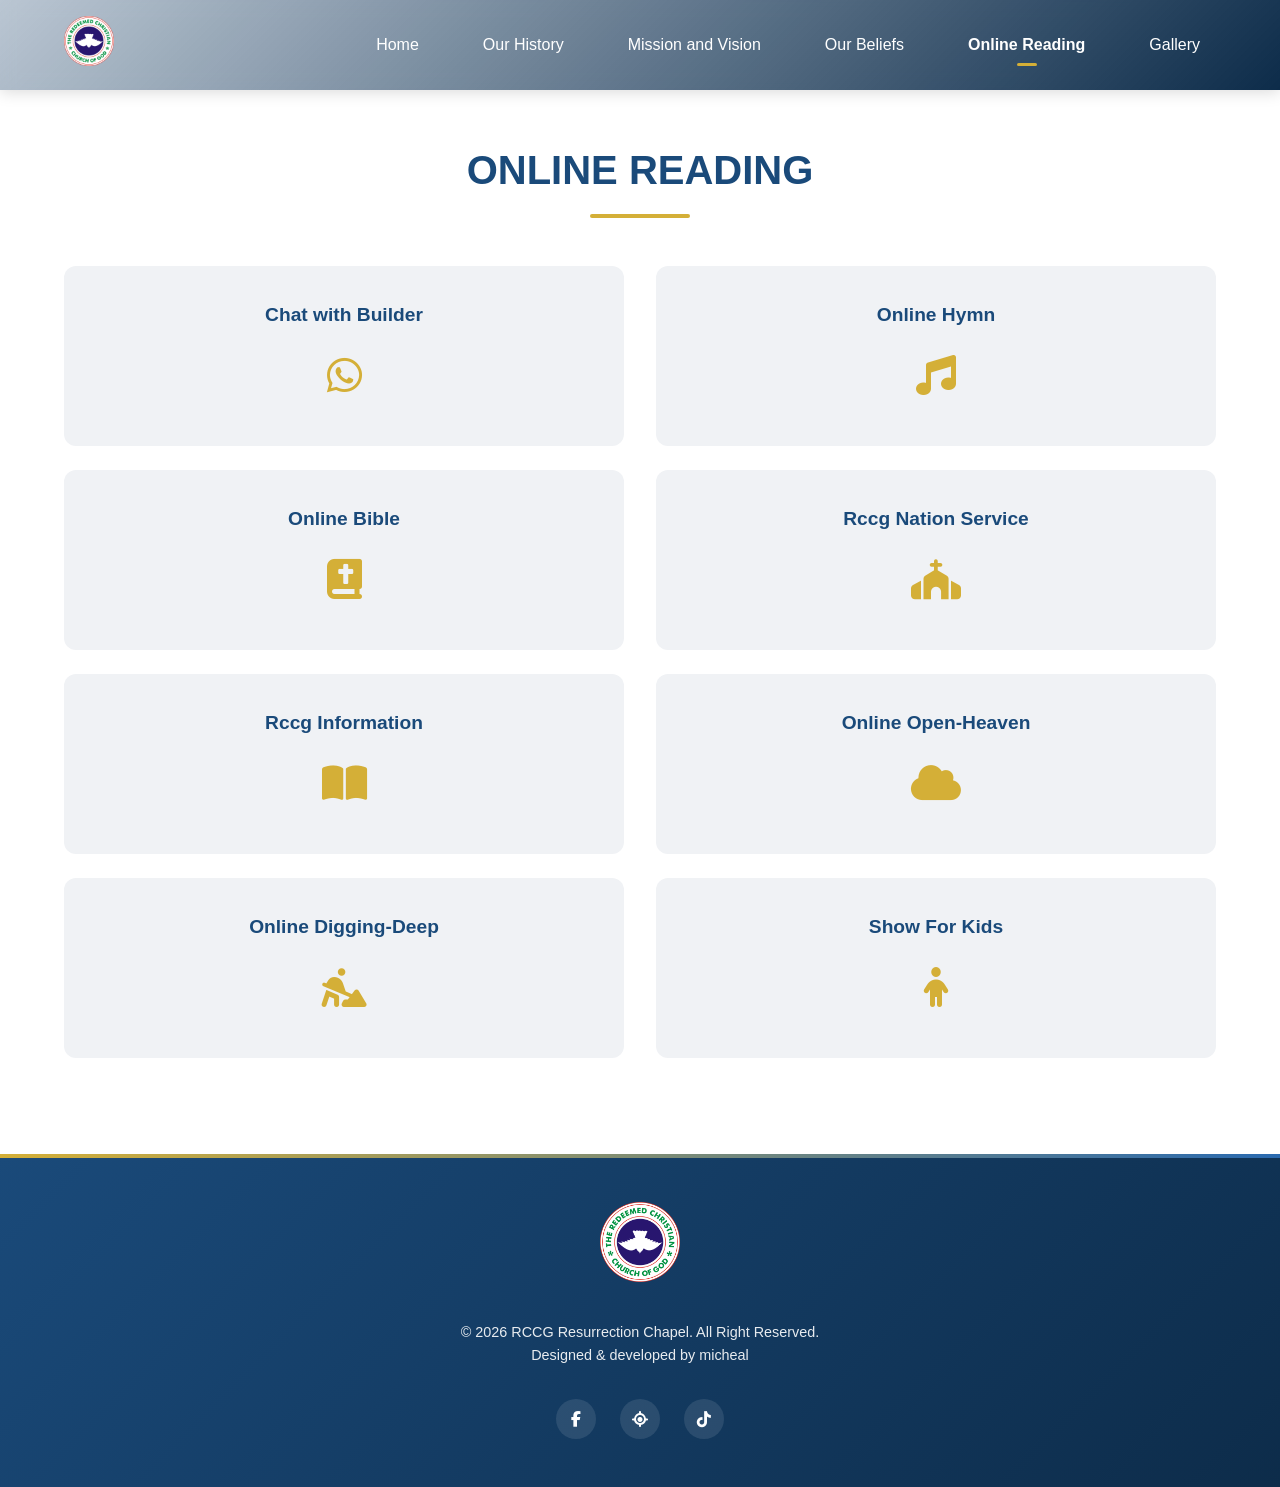
<file: online-reading.html>
<!DOCTYPE html>
<html lang="en">
<head>
    <meta charset="UTF-8">
    <meta name="viewport" content="width=device-width, initial-scale=1.0">
    <title>Online Reading - RCCG Resurrection Chapel</title>
    <link rel="stylesheet" href="online-reading.css">
    <link rel="stylesheet" href="https://cdnjs.cloudflare.com/ajax/libs/font-awesome/6.5.0/css/all.min.css">
    <link rel="icon" type="image/x-icon" href="rccg-logo.png">
</head>
<body>
    <!-- Header & Navigation -->
    <header class="header">
        <div class="container">
            <div class="header-content">
                <!-- Logo -->
                <div class="logo">
                    <img src="rccg-logo.png" alt="RCCG Logo">
                </div>
                
                <!-- Desktop Navigation -->
                <nav class="desktop-nav">
                    <ul>
                        <li><a href="home.html">Home</a></li>
                        <li><a href="our-history.html">Our History</a></li>
                        <li><a href="mission-vision.html">Mission and Vision</a></li>
                        <li><a href="our-beliefs.html">Our Beliefs</a></li>
                        <li><a href="online-reading.html" class="active">Online Reading</a></li>
                        <li><a href="gallery.html">Gallery</a></li>
                    </ul>
                </nav>
                
                <!-- Mobile Menu Toggle -->
                <button class="mobile-menu-toggle" id="mobileMenuToggle">
                    <i class="fas fa-bars"></i>
                </button>
            </div>
        </div>
        
        <!-- Mobile Navigation -->
        <nav class="mobile-nav" id="mobileNav">
            <ul>
                <li><a href="home.html">Home</a></li>
                <li><a href="our-history.html">Our History</a></li>
                <li><a href="mission-vision.html">Mission and Vision</a></li>
                <li><a href="our-beliefs.html">Our Beliefs</a></li>
                <li><a href="online-reading.html" class="active">Online Reading</a></li>
                <li><a href="gallery.html">Gallery</a></li>
            </ul>
        </nav>
    </header>

    <!-- Main Content -->
    <main class="main-content">
        <div class="container">
            <!-- Page Title -->
            <h1 class="page-title">ONLINE READING</h1>
            <!-- Online Reading Grid -->
             <!-- sie500 -->
            <div class="reading-grid">
                <!-- First Column (from first image) -->
                <div class="reading-column">
                    <a href="chat-with-micheal.html" class="reading-card">
                        <h3>Chat with Builder</h3>
                        <i class="fab fa-whatsapp"></i>
                    </a>
                    
                    <a href="https://www.biblegateway.com/" target="_blank" class="reading-card">
                        <h3>Online Bible</h3>
                        <i class="fas fa-bible"></i>
                    </a>
                    
                    <a href="https://www.rccg.org/" target="_blank" class="reading-card">
                        <h3>Rccg Information</h3>
                        <i class="fas fa-book-open"></i>
                    </a>
                    
                    <a href="http://rccgpraisechapel.org/tag/digging-deep/" target="_blank" class="reading-card">
                        <h3>Online Digging-Deep</h3>
                        <i class="fas fa-digging"></i>
                    </a>
                    
                    <!-- <a href="#" target="_blank" class="reading-card">
                        <h3>Show For Kids</h3>
                        <i class="fas fa-child"></i>
                    </a> -->
                </div>
                
                <!-- Second Column (from second image) -->
                <div class="reading-column">
                    <a href="https://hymnary.org/" target="_blank" class="reading-card">
                        <h3>Online Hymn</h3>
                        <i class="fas fa-music"></i>
                    </a>
                    
                    <a href="https://www.youtube.com/rccglive" target="_blank" class="reading-card">
                        <h3>Rccg Nation Service</h3>
                        <i class="fas fa-church"></i>
                    </a>
                    
                    <a href="https://www.openheavenfortoday.com/" target="_blank" class="reading-card">
                        <h3>Online Open-Heaven</h3>
                        <i class="fas fa-cloud"></i>
                    </a>
                    
                    <a href="https://us-en.superbook.cbn.com/" target="_blank" class="reading-card">
                        <h3>Show For Kids</h3>
                        <i class="fas fa-child"></i>
                    </a>
                    
                    <!-- <a href="#" target="_blank" class="reading-card">
                        <h3>Religious Movies</h3>
                        <i class="fas fa-film"></i>
                    </a> -->
                    
                </div>
            </div>
            
            <!-- Description -->
            <!-- <div class="description">
                <p>Access all our online resources for spiritual growth and development. Click on any resource to explore.</p>
            </div> -->
        </div>
    </main>

    <!-- Footer -->
    <footer class="footer">
        <div class="container">
            <div class="footer-content">
                <div class="footer-logo">
                    <img src="rccg-logo.png" alt="RCCG Logo">
                </div>
                
                <div class="footer-info">
                    <p>&copy; 2026 RCCG Resurrection Chapel. All Right Reserved. <br>Designed & developed by micheal</p>
                </div>
                
                <div class="footer-social">
                    <a href="https://web.facebook.com/groups/665163931216601" target="_blank" class="social-link">
                        <i class="fab fa-facebook-f"></i>
                    </a>
                    <!-- <a href="#" target="_blank" class="social-link">
                        <i class="fab fa-youtube"></i>
                    </a> -->
                    <a href="https://www.google.com/maps/place/RCCG+Resurrection+Chapel+Area/@7.3036719,3.8573881,17z/data=!4m16!1m9!3m8!1s0x10398f00236cbd03:0x55edeabd2c33a401!2sRCCG+Resurrection+Chapel+Area!8m2!3d7.3036719!4d3.859963!9m1!1b1!16s%2Fg%2F11xs5nvhkf!3m5!1s0x10398f00236cbd03:0x55edeabd2c33a401!8m2!3d7.3036719!4d3.859963!16s%2Fg%2F11xs5nvhkf?entry=ttu&g_ep=EgoyMDI1MDkwMy4wIKXMDSoASAFQAw%3D%3D" target="_blank" class="social-link">
                        <i class="fas fa-location"></i>
                    </a>
                    <a href="https://www.tiktok.com/@vibrantyouthrccgrp?_r=1&_d=f0kh7ml3ii7m0i&sec_uid=MS4wLjABAAAA8fifjxzGTZWzOdSwgFtem1Ykbmm10pARH0wrFaBmMK7SPUqEDgboZI12g52lARMU&share_author_id=7240511406641054726&sharer_language=en&source=h5_m&u_code=e892f28e14bf69&item_author_type=1&utm_source=copy&tt_from=copy&enable_checksum=1&utm_medium=ios&share_link_id=1F5A485C-8A7E-48AD-A554-8BADAB22B34E&user_id=7240511406641054726&sec_user_id=MS4wLjABAAAA8fifjxzGTZWzOdSwgFtem1Ykbmm10pARH0wrFaBmMK7SPUqEDgboZI12g52lARMU&social_share_type=4&ug_btm=b8727,b0&utm_campaign=client_share&share_app_id=1233" target="_blank" class="social-link">
                        <i class="fab fa-tiktok"></i>
                    </a>
                </div>
            </div>
        </div>
    </footer>

    <script src="online-reading.js"></script>
</body>
</html>
</file>
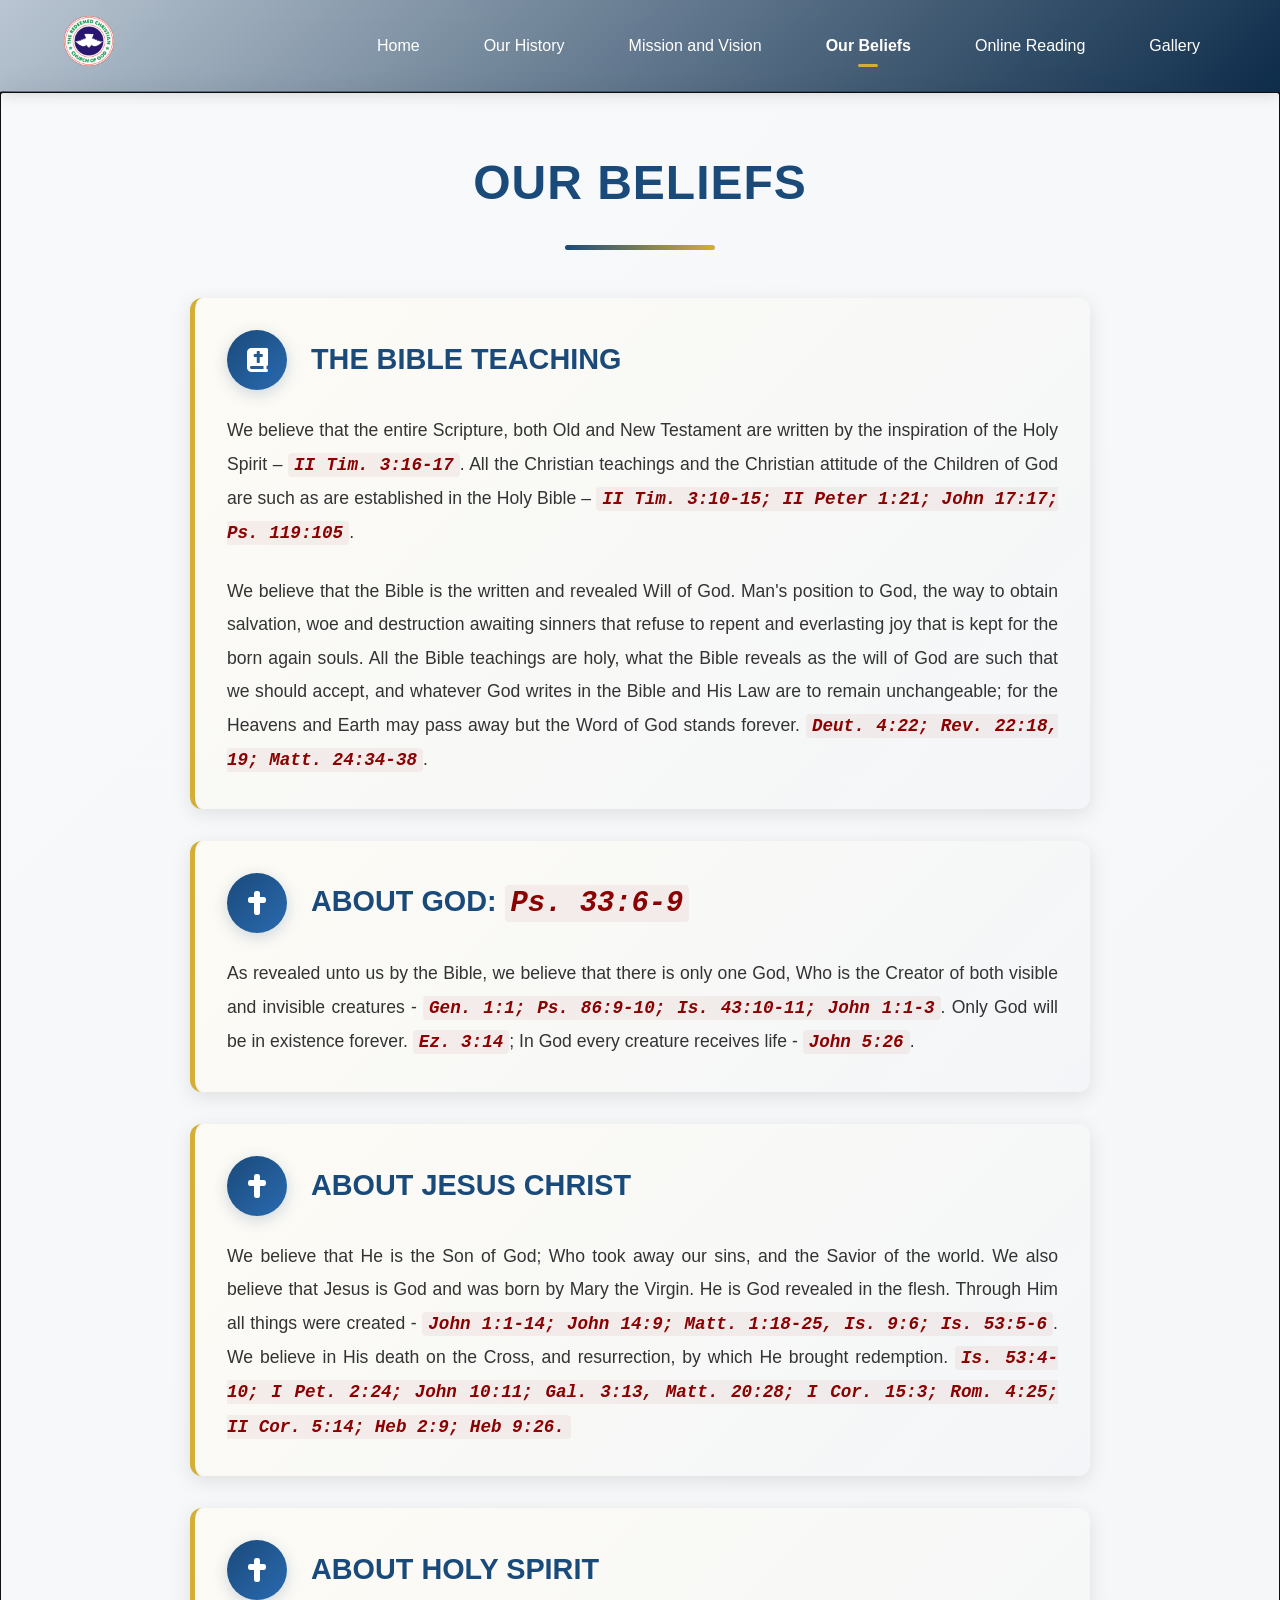
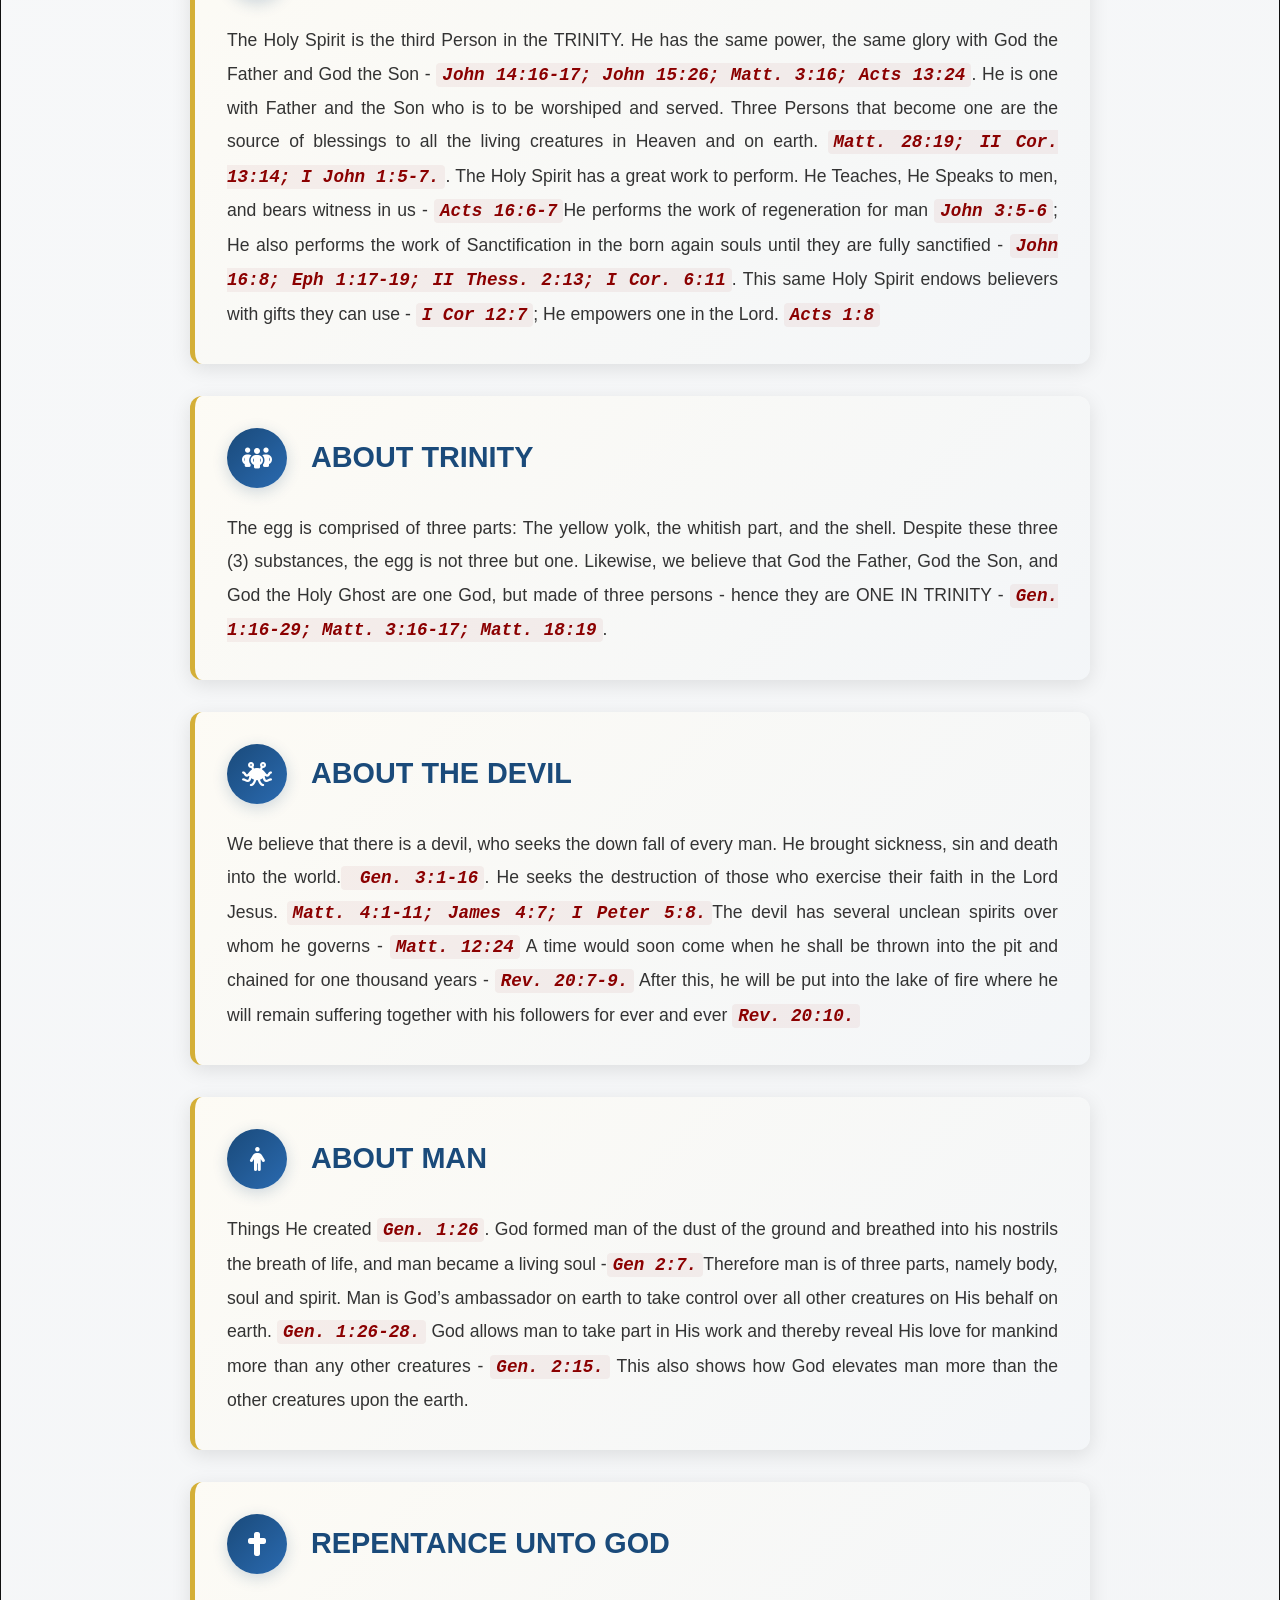
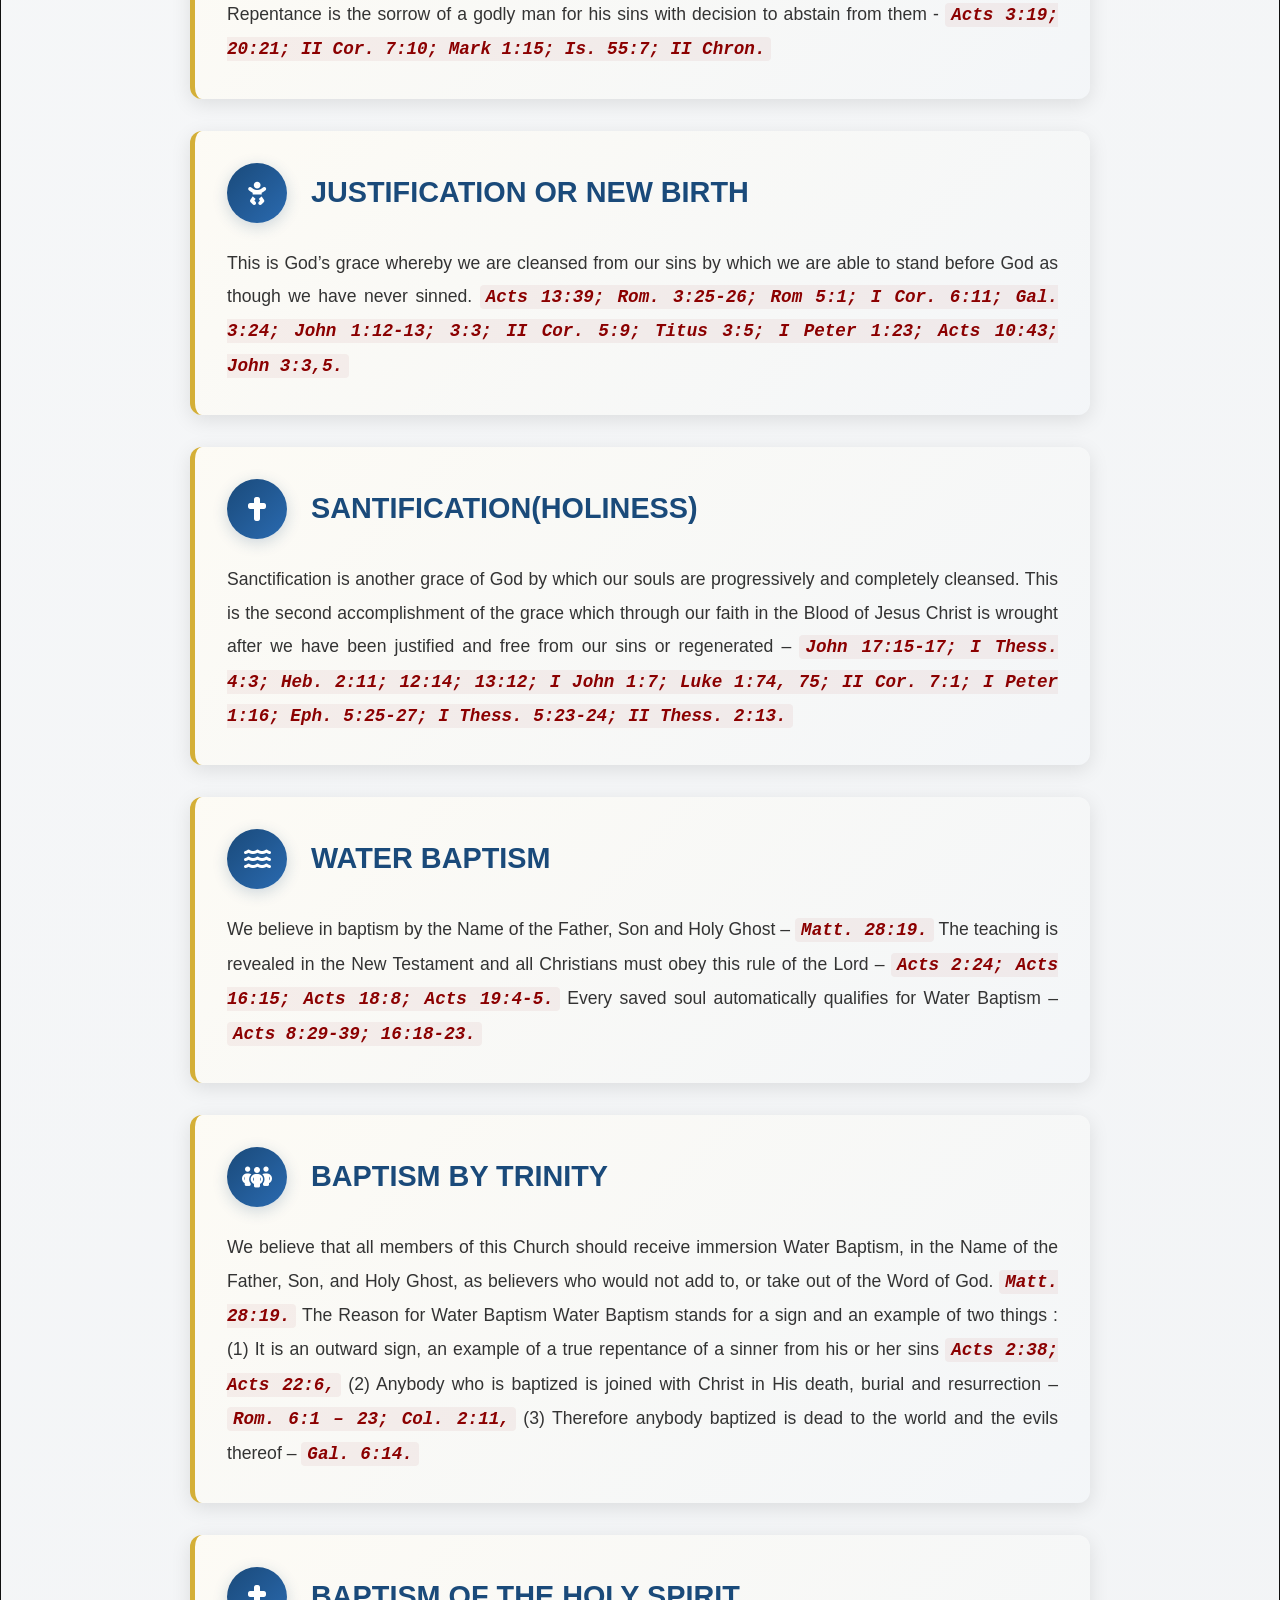
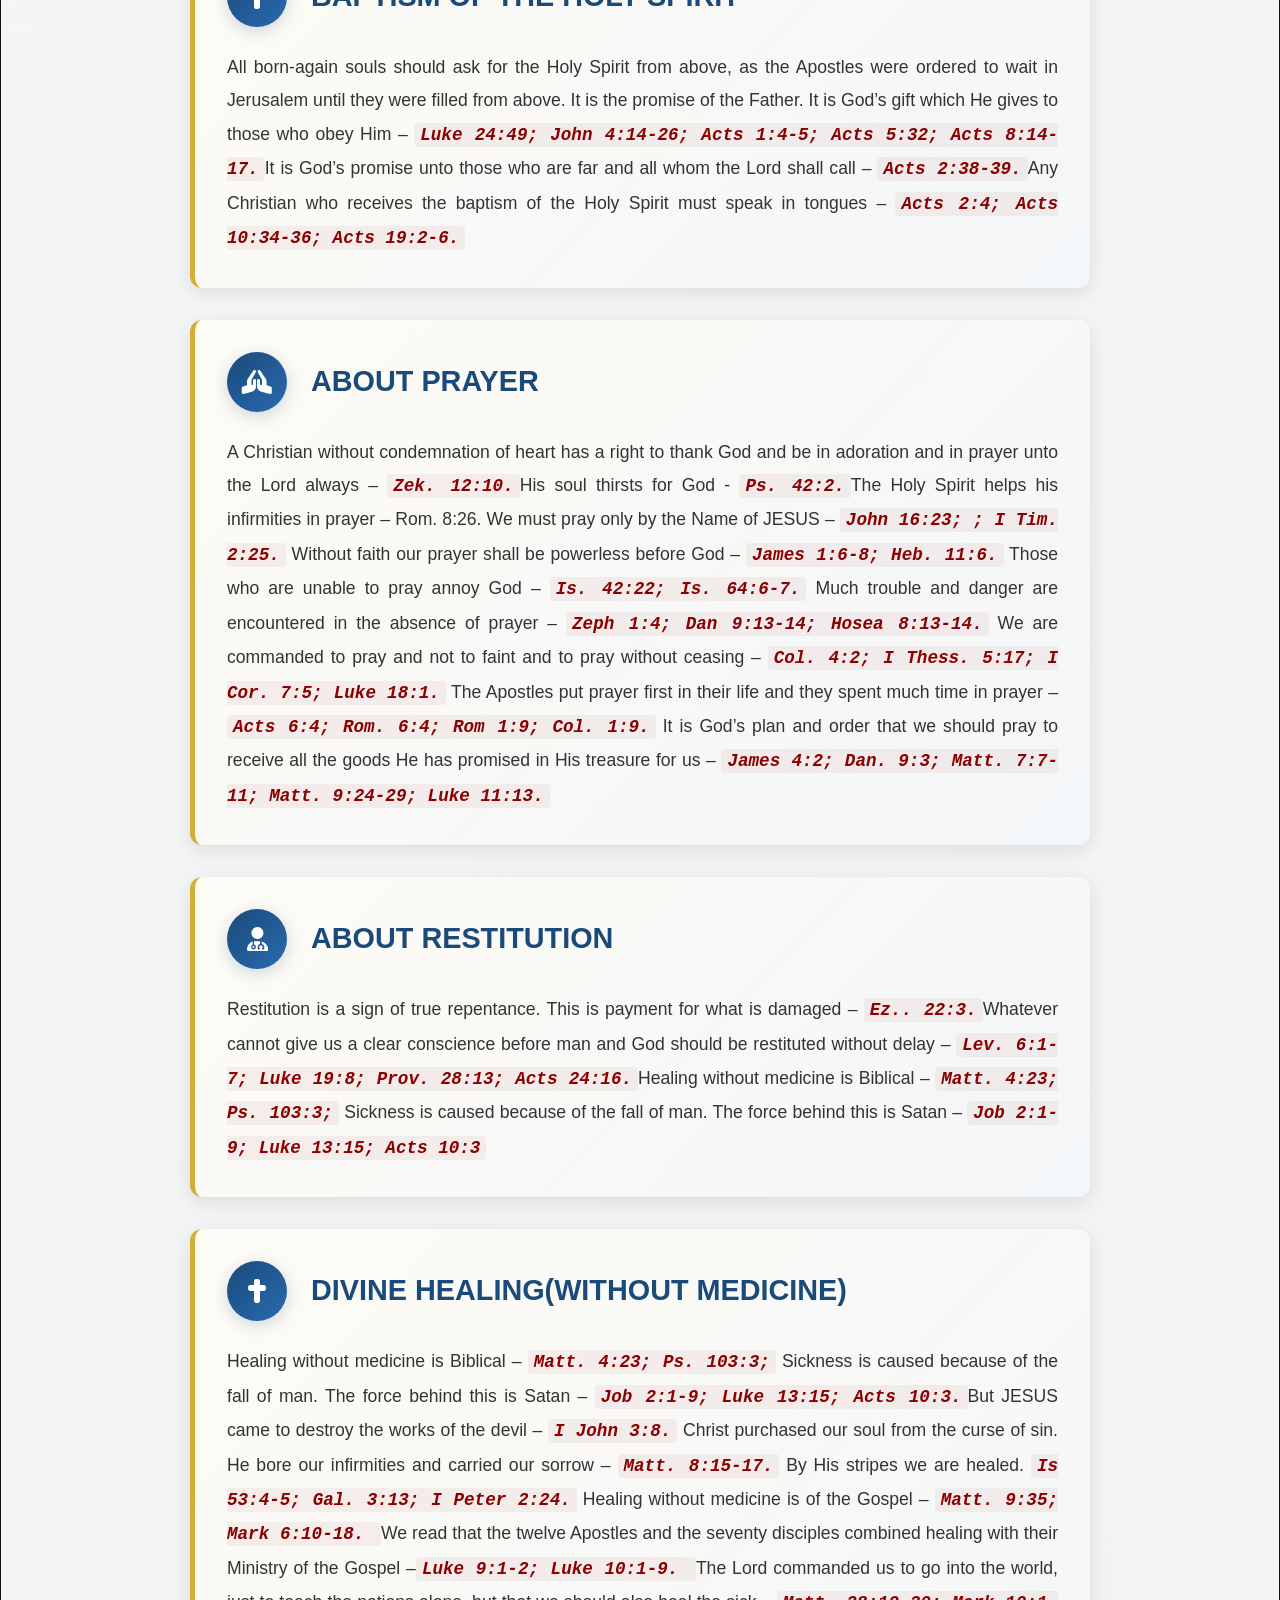
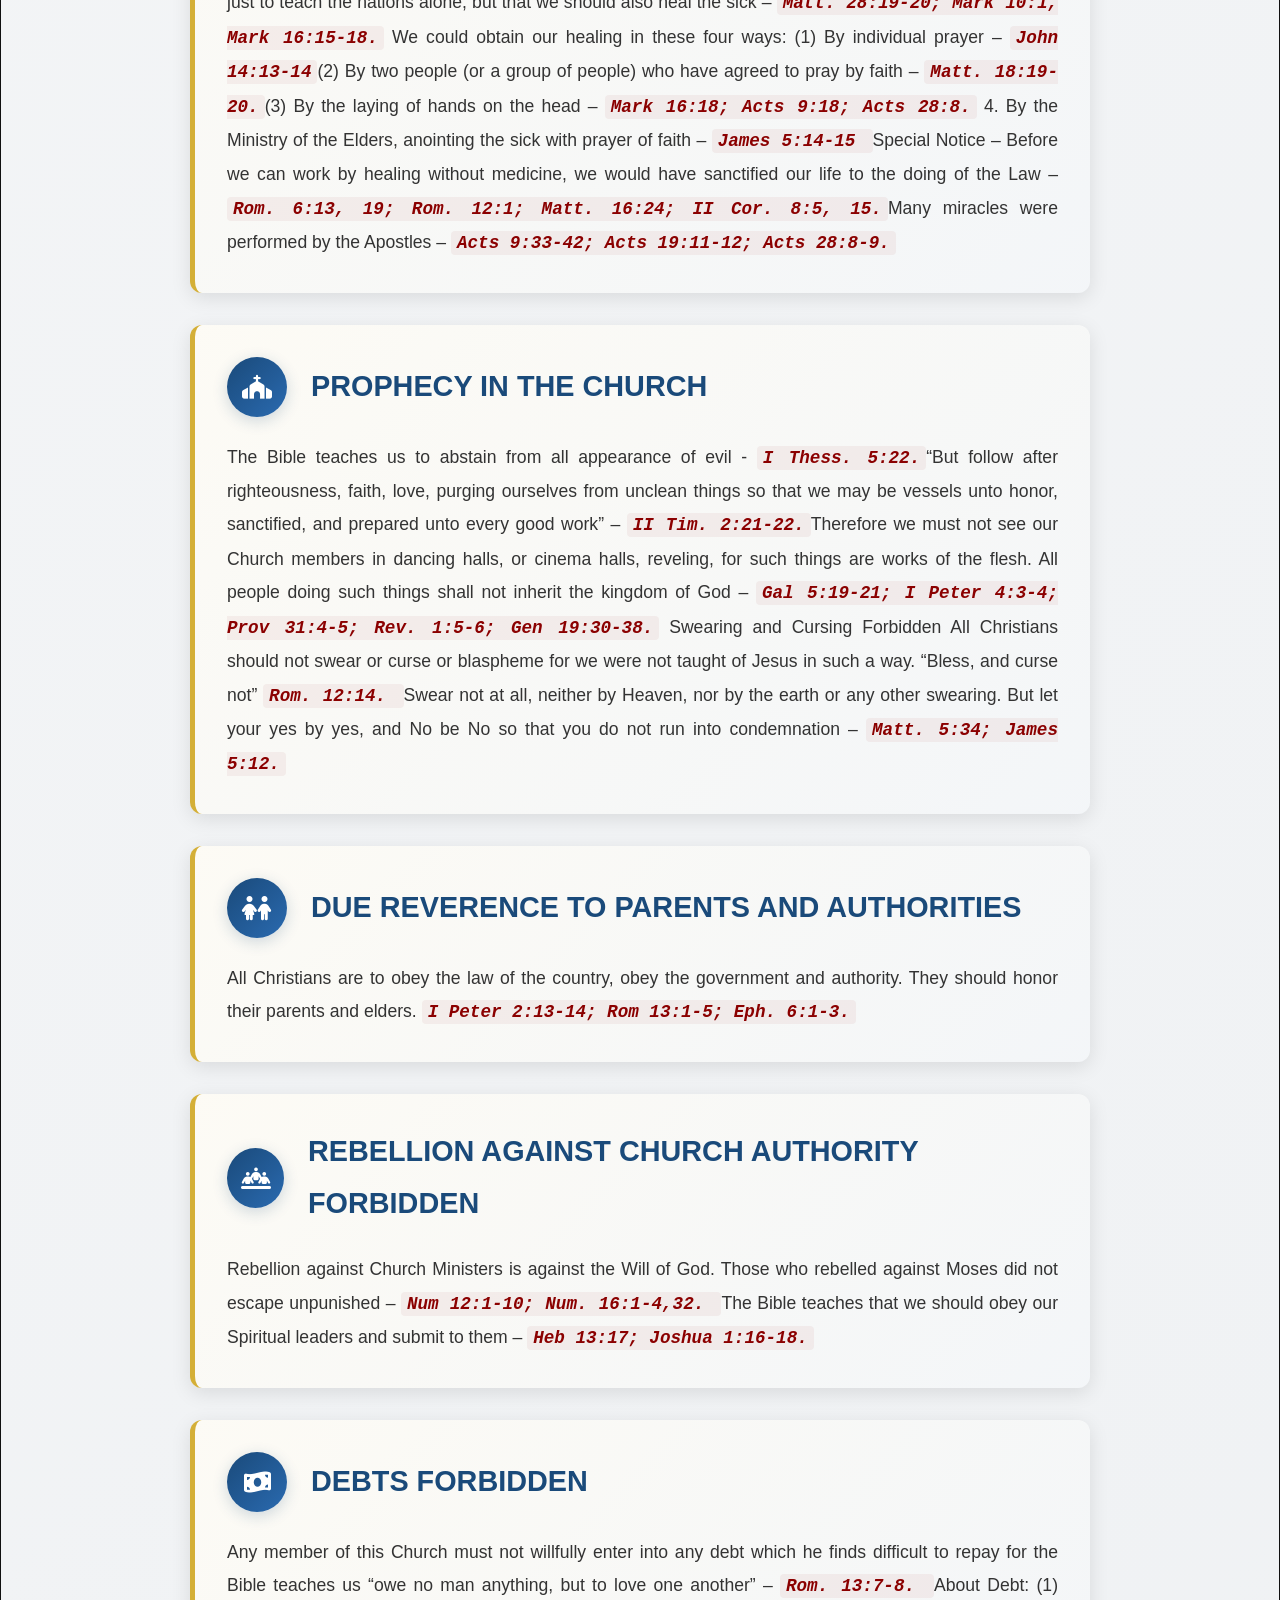
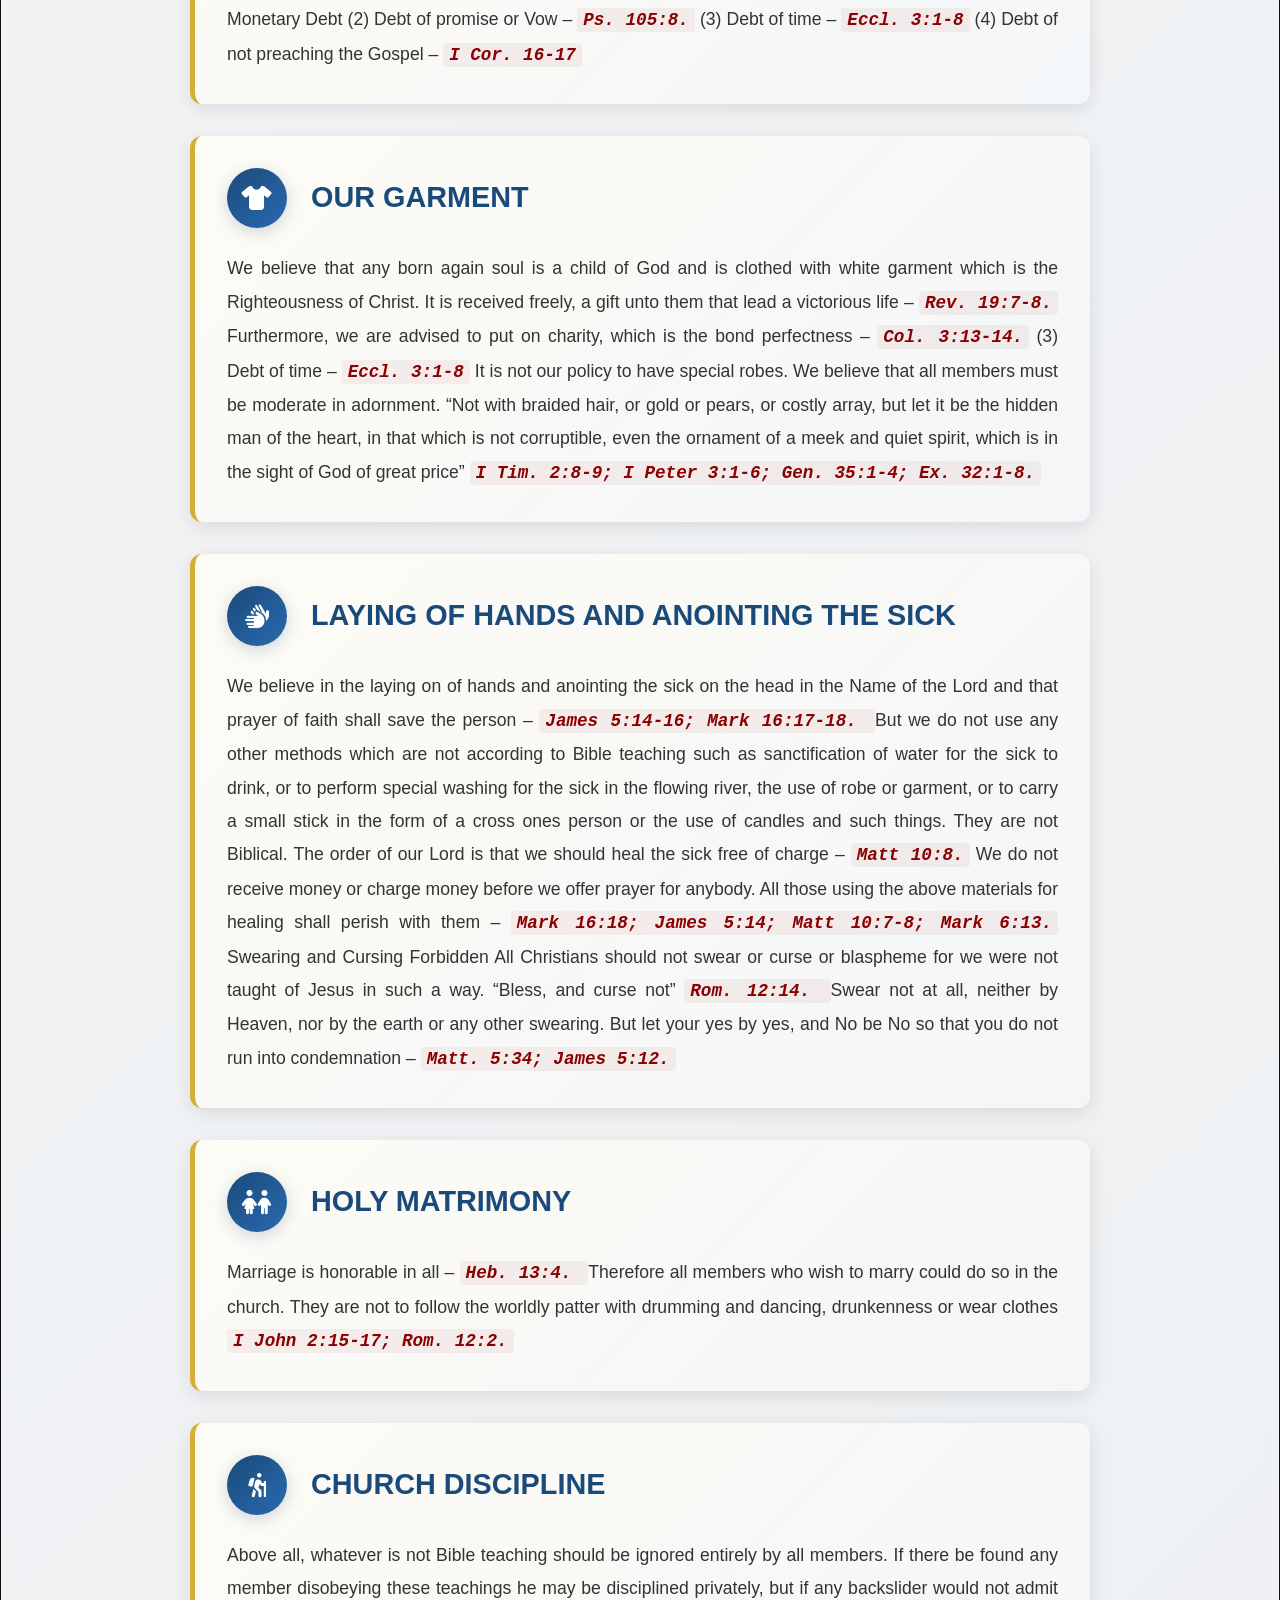
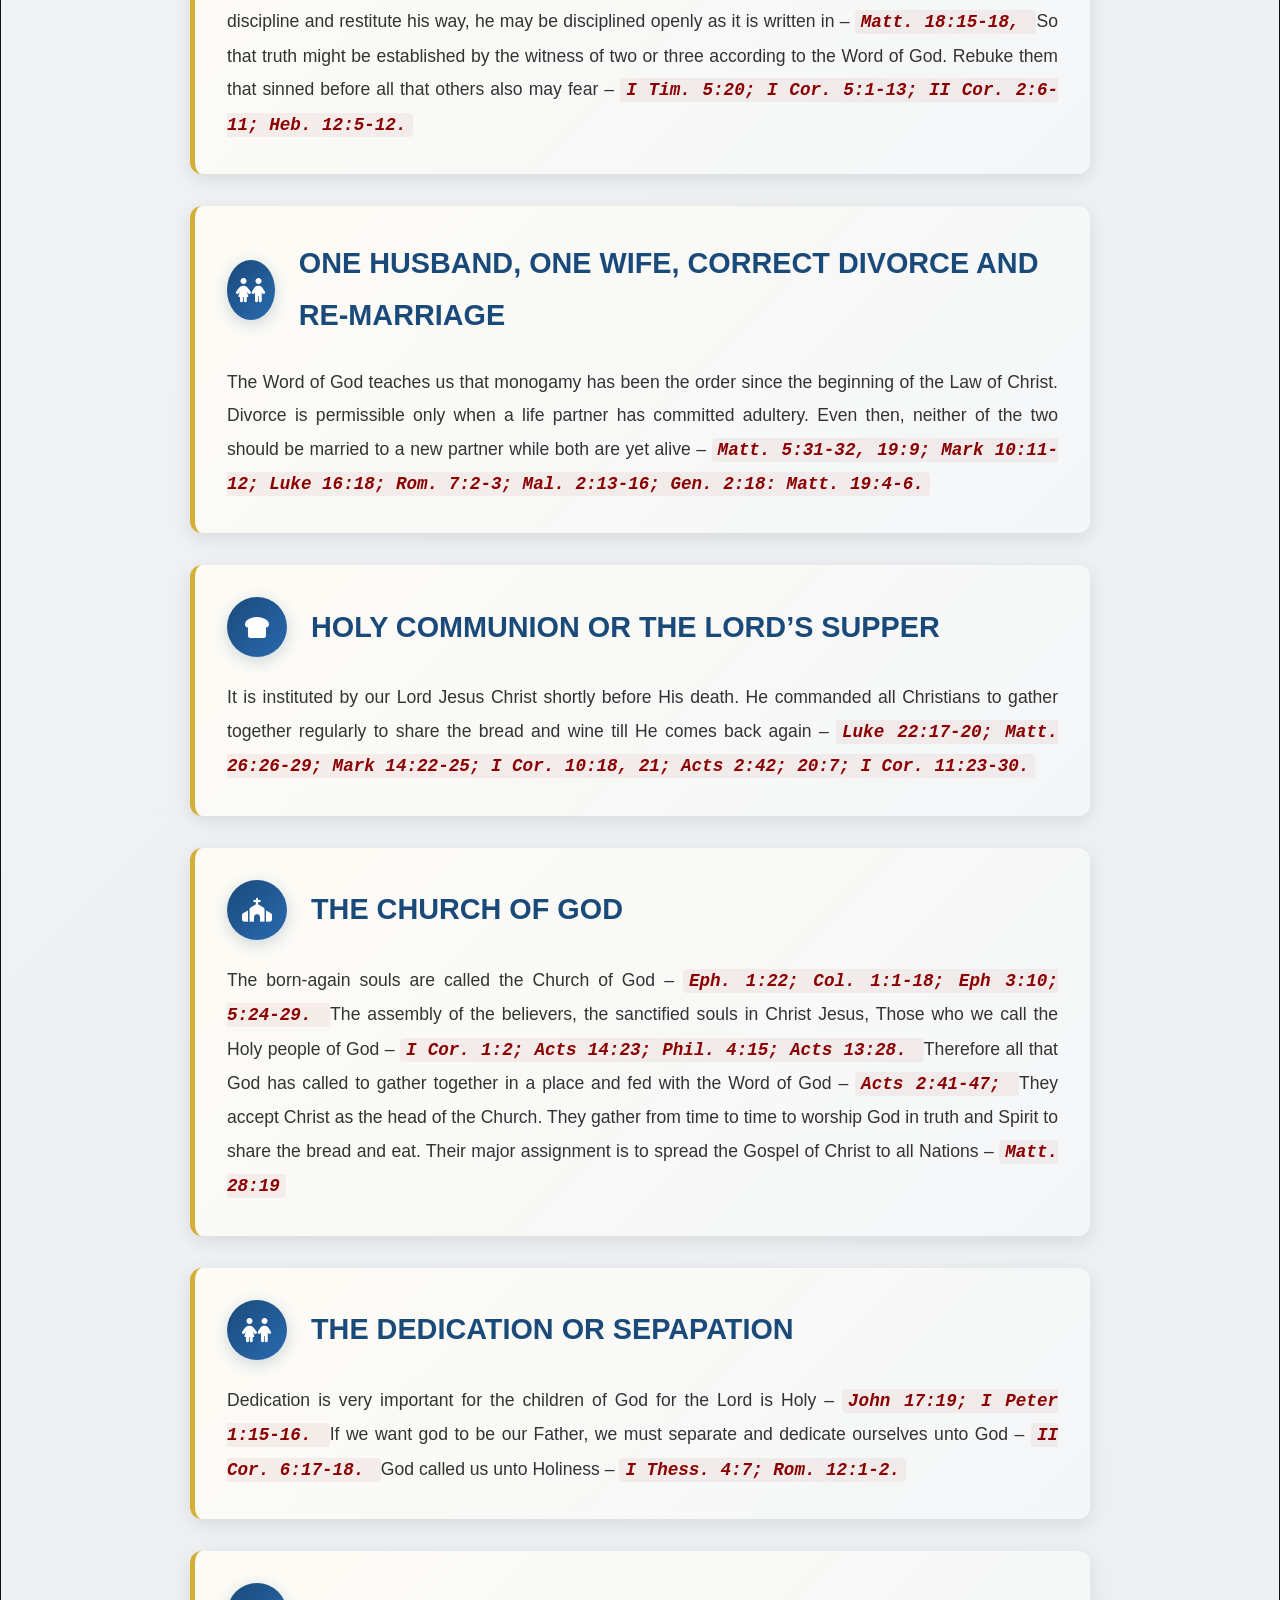
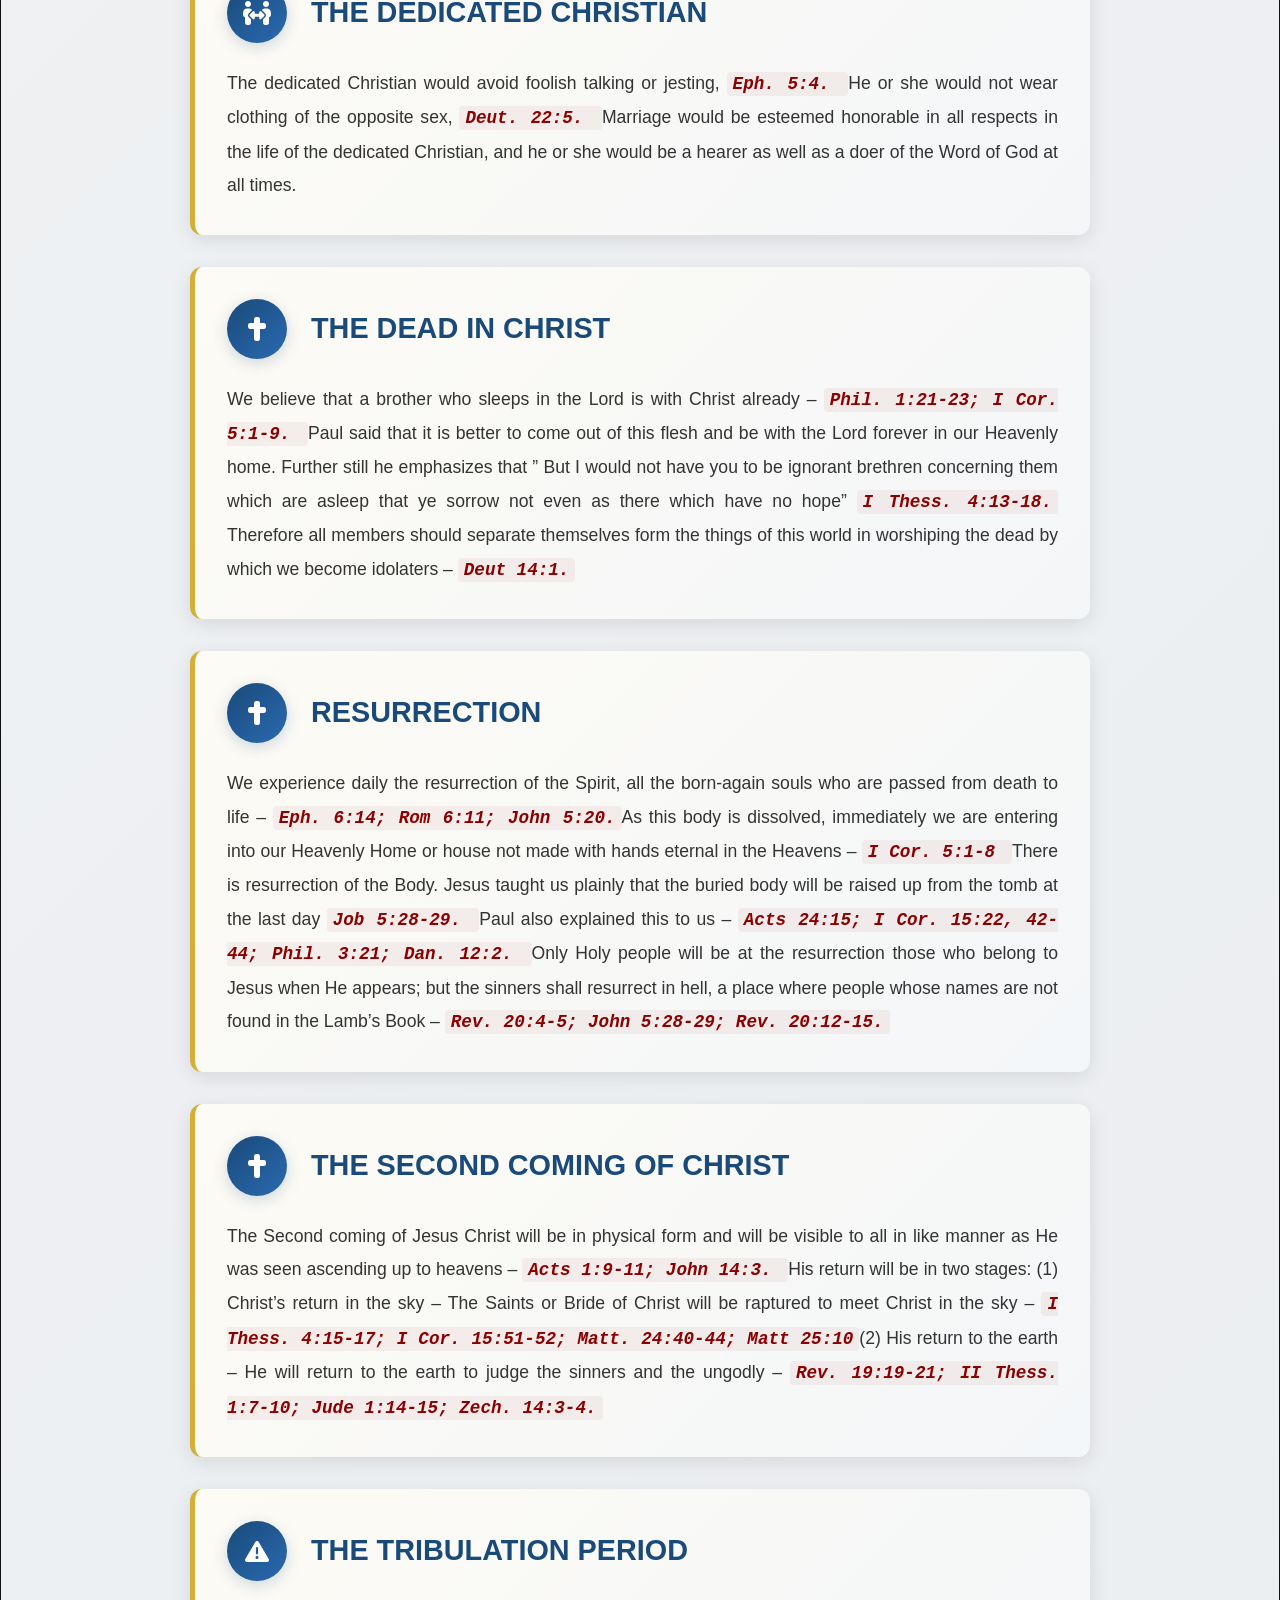
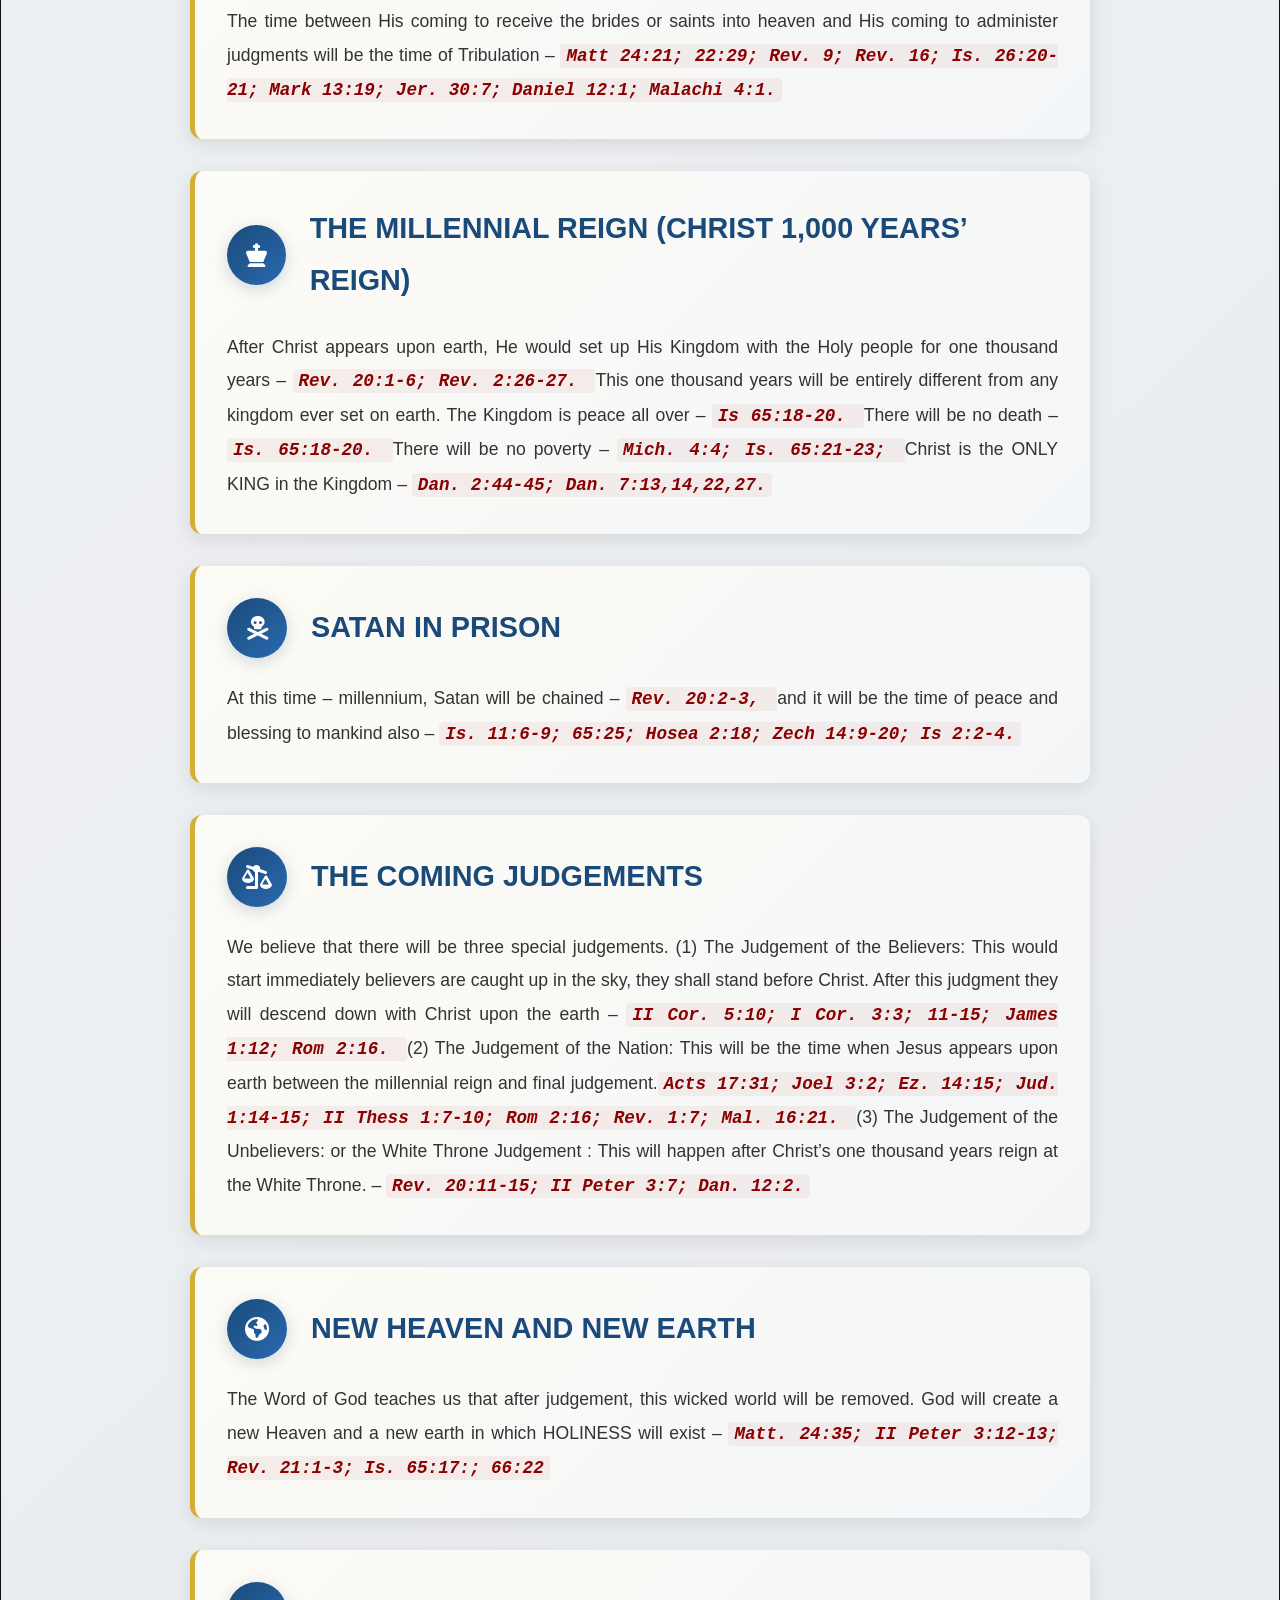
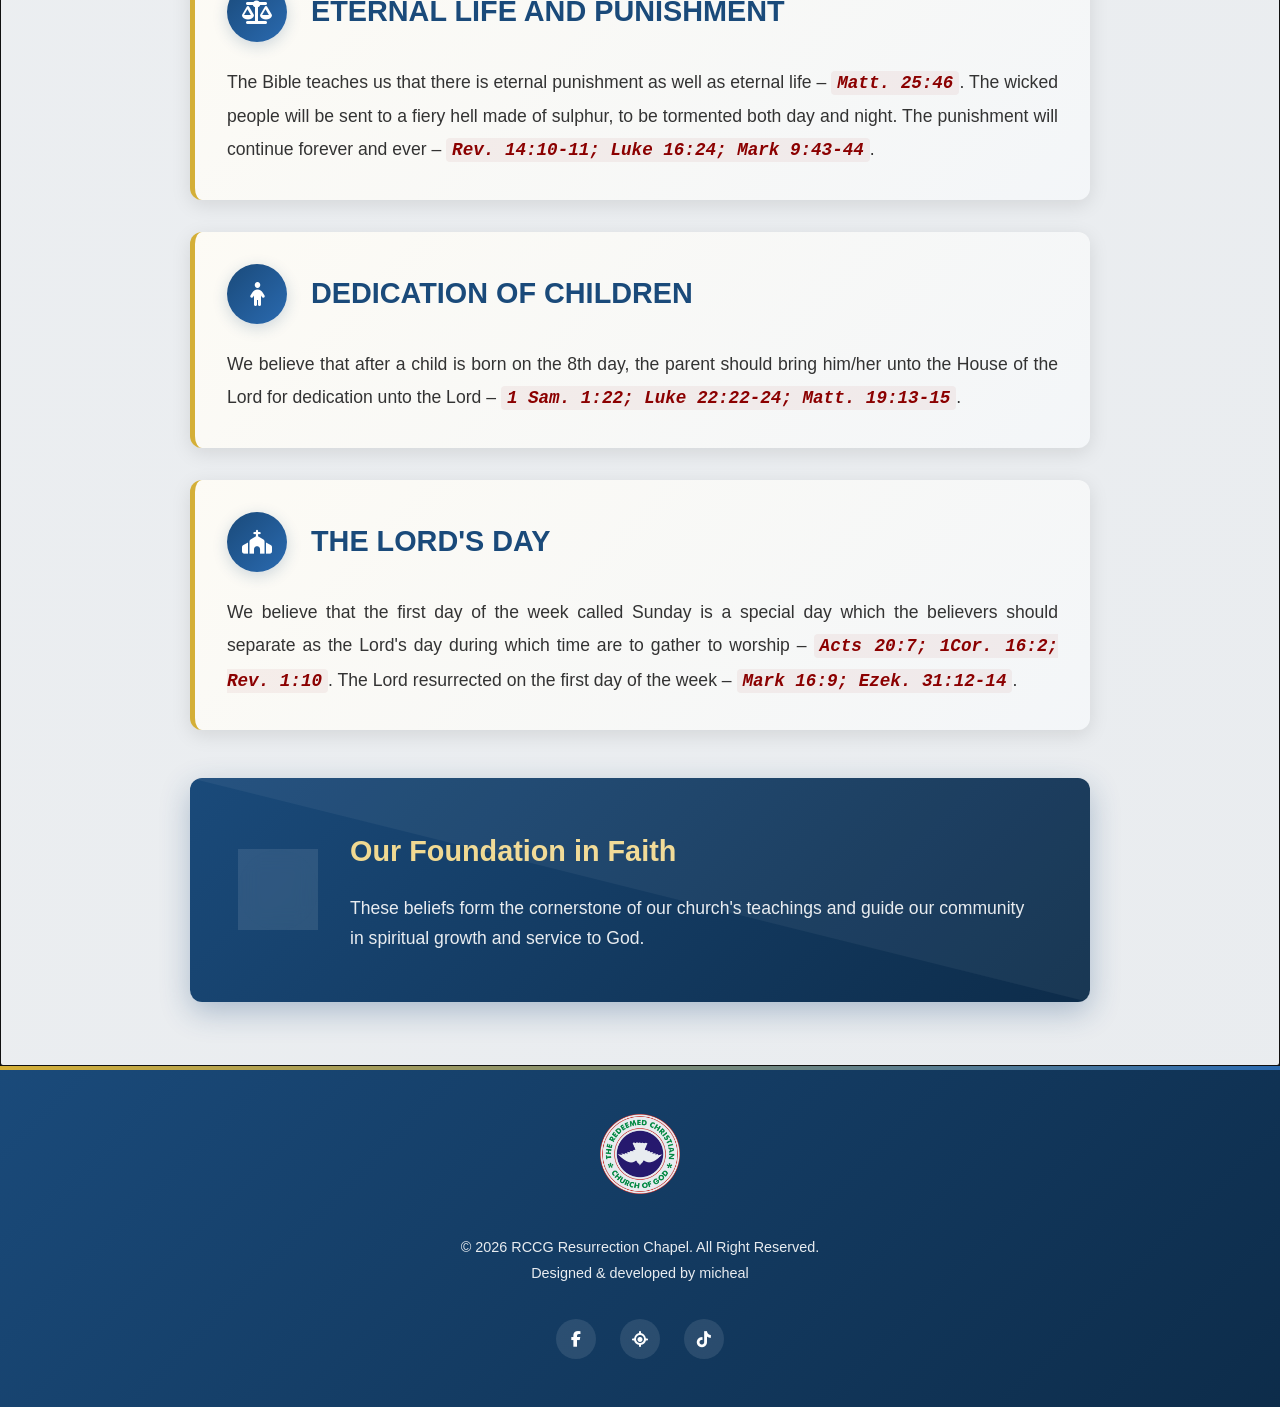
<file: our-beliefs.html>
<!DOCTYPE html>
<html lang="en">
<head>
    <meta charset="UTF-8">
    <meta name="viewport" content="width=device-width, initial-scale=1.0">
    <title>Our Beliefs - RCCG Resurrection Chapel</title>
    <link rel="stylesheet" href="our-beliefs.css">
    <link rel="stylesheet" href="https://cdnjs.cloudflare.com/ajax/libs/font-awesome/6.5.0/css/all.min.css">
    <link rel="icon" type="image/x-icon" href="rccg-logo.png">
</head>
<body>
    <!-- Header & Navigation -->
    <header class="header">
        <div class="container">
            <div class="header-content">
                <!-- Logo -->
                <div class="logo">
                    <img src="rccg-logo.png" alt="RCCG Logo">
                </div>
                
                <!-- Desktop Navigation -->
                <nav class="desktop-nav">
                    <ul>
                        <li><a href="home.html">Home</a></li>
                        <li><a href="our-history.html">Our History</a></li>
                        <li><a href="mission-vision.html">Mission and Vision</a></li>
                        <li><a href="our-beliefs.html" class="active">Our Beliefs</a></li>
                        <li><a href="online-reading.html">Online Reading</a></li>
                        <li><a href="gallery.html">Gallery</a></li>
                    </ul>
                </nav>
                
                <!-- Mobile Menu Toggle -->
                <button class="mobile-menu-toggle" id="mobileMenuToggle">
                    <i class="fas fa-bars"></i>
                </button>
            </div>
        </div>
        
        <!-- Mobile Navigation -->
        <nav class="mobile-nav" id="mobileNav">
            <ul>
                <li><a href="home.html">Home</a></li>
                <li><a href="our-history.html">Our History</a></li>
                <li><a href="mission-vision.html">Mission and Vision</a></li>
                <li><a href="our-beliefs.html" class="active">Our Beliefs</a></li>
                <li><a href="online-reading.html">Online Reading</a></li>
                <li><a href="gallery.html">Gallery</a></li>
            </ul>
        </nav>
    </header>

    <!-- Main Content -->
    <main class="main-content">
        <div class="container">
            <!-- Page Title -->
            <h1 class="page-title">OUR BELIEFS</h1>
            
            <!-- Beliefs Content -->
            <div class="beliefs-content">
                
                <!-- The Bible Teaching Section -->
                <section class="belief-section">
                    <div class="section-header">
                        <div class="section-icon">
                            <i class="fas fa-bible"></i>
                        </div>
                        <h2 class="section-title">THE BIBLE TEACHING</h2>
                    </div>
                    
                    <div class="section-content">
                        <p class="belief-paragraph">
                            We believe that the entire Scripture, both Old and New Testament are written by the inspiration of the Holy Spirit – <span class="bible-ref">II Tim. 3:16-17</span>. All the Christian teachings and the Christian attitude of the Children of God are such as are established in the Holy Bible – <span class="bible-ref">II Tim. 3:10-15; II Peter 1:21; John 17:17; Ps. 119:105</span>.
                        </p>
                        
                        <p class="belief-paragraph">
                            We believe that the Bible is the written and revealed Will of God. Man's position to God, the way to obtain salvation, woe and destruction awaiting sinners that refuse to repent and everlasting joy that is kept for the born again souls. All the Bible teachings are holy, what the Bible reveals as the will of God are such that we should accept, and whatever God writes in the Bible and His Law are to remain unchangeable; for the Heavens and Earth may pass away but the Word of God stands forever. <span class="bible-ref">Deut. 4:22; Rev. 22:18, 19; Matt. 24:34-38</span>.
                        </p>
                    </div>
                </section>
                
                <!-- About God Section -->
                <section class="belief-section">
                    <div class="section-header">
                        <div class="section-icon">
                            <i class="fas fa-cross"></i>
                        </div>
                        <h2 class="section-title">ABOUT GOD: <span class="bible-ref">Ps. 33:6-9</span></h2>
                    </div>
                    
                    <div class="section-content">
                        <p class="belief-paragraph">
                            As revealed unto us by the Bible, we believe that there is only one God, Who is the Creator of both visible and invisible creatures - <span class="bible-ref">Gen. 1:1; Ps. 86:9-10; Is. 43:10-11; John 1:1-3</span>. Only God will be in existence forever. <span class="bible-ref">Ez. 3:14</span>; In God every creature receives life - <span class="bible-ref">John 5:26</span>.
                        </p>
                    </div>
                </section>

                <!-- About Jesus Christ Section -->
                <section class="belief-section">
                    <div class="section-header">
                        <div class="section-icon">
                            <i class="fas fa-cross"></i>
                        </div>
                        <h2 class="section-title">ABOUT JESUS CHRIST</h2>
                    </div>
                    
                    <div class="section-content">
                        <p class="belief-paragraph">
                            We believe that He is the Son of God; Who took away our sins, and the Savior of the world. We also believe that Jesus is God and was born by Mary the Virgin. He is God revealed in the flesh. Through Him all things were created - <span class="bible-ref">John 1:1-14; John 14:9; Matt. 1:18-25, Is. 9:6; Is. 53:5-6</span>. We believe in His death on the Cross, and resurrection, by which He brought redemption. <span class="bible-ref">Is. 53:4-10; I Pet. 2:24; John 10:11; Gal. 3:13, Matt. 20:28; I Cor. 15:3; Rom. 4:25; II Cor. 5:14; Heb 2:9; Heb 9:26.</span>
                        </p>
                    </div>
                </section>
                
                <!-- About Holy Spirit Section -->
                <section class="belief-section">
                    <div class="section-header">
                        <div class="section-icon">
                            <i class="fas fa-cross"></i>
                        </div>
                        <h2 class="section-title">ABOUT HOLY SPIRIT</h2>
                    </div>
                    
                    <div class="section-content">
                        <p class="belief-paragraph">
                            The Holy Spirit is the third Person in the TRINITY. He has the same power, the same glory with God the Father and God the Son - <span class="bible-ref">John 14:16-17; John 15:26; Matt. 3:16; Acts 13:24</span>. He is one with Father and the Son who is to be worshiped and served. Three Persons that become one are the source of blessings to all the living creatures in Heaven and on earth. <span class="bible-ref">Matt. 28:19; II Cor. 13:14; I John 1:5-7.</span>. The Holy Spirit has a great work to perform. He Teaches, He Speaks to men, and bears witness in us - <span class="bible-ref"> Acts 16:6-7</span>He performs the work of regeneration for man <span class="bible-ref">John 3:5-6</span>; He also performs the work of Sanctification in the born again souls until they are fully sanctified - <span class="bible-ref">John 16:8; Eph 1:17-19; II Thess. 2:13; I Cor. 6:11</span>. This same Holy Spirit endows believers with gifts they can use - <span class="bible-ref">I Cor 12:7</span>; He empowers one in the Lord. <span class="bible-ref">Acts 1:8</span>
                        </p>
                    </div>
                </section>
                
                <!-- About Trinity Section -->
                <section class="belief-section">
                    <div class="section-header">
                        <div class="section-icon">
                            <i class="fas fa-people-group"></i>
                        </div>
                        <h2 class="section-title">ABOUT TRINITY</h2>
                    </div>
                    
                    <div class="section-content">
                        <p class="belief-paragraph">
                            The egg is comprised of three parts: The yellow yolk, the whitish part, and the shell. Despite these three (3) substances, the egg is not three but one. Likewise, we believe that God the Father, God the Son, and God the Holy Ghost are one God, but made of three persons - hence they are ONE IN TRINITY - <span class="bible-ref"> Gen. 1:16-29; Matt. 3:16-17; Matt. 18:19</span>.
                        </p>
                    </div>
                </section>
                
                <!-- About the devil Section -->
                <section class="belief-section">
                    <div class="section-header">
                        <div class="section-icon">
                            <i class="fas fa-spaghetti-monster-flying"></i>
                        </div>
                        <h2 class="section-title">ABOUT THE DEVIL</h2>
                    </div>
                    
                    <div class="section-content">
                        <p class="belief-paragraph">
                            We believe that there is a devil, who seeks the down fall of every man. He brought sickness, sin and death into the world.<span class="bible-ref"> Gen. 3:1-16</span>. He seeks the destruction of those who exercise their faith in the Lord Jesus. <span class="bible-ref">Matt. 4:1-11; James 4:7; I Peter 5:8.</span>The devil has several unclean spirits over whom he governs - <span class="bible-ref">Matt. 12:24</span>  A time would soon come when he shall be thrown into the pit and chained for one thousand years - <span class="bible-ref">Rev. 20:7-9.</span> After this, he will be put into the lake of fire where he will remain suffering together with his followers for ever and ever <span class="bible-ref">Rev. 20:10.</span>
                        </p>
                    </div>
                </section>
                
                <!-- About man Section -->
                <section class="belief-section">
                    <div class="section-header">
                        <div class="section-icon">
                            <i class="fas fa-male"></i>
                        </div>
                        <h2 class="section-title">ABOUT MAN</h2>
                    </div>
                    
                    <div class="section-content">
                        <p class="belief-paragraph">
                            Things He created <span class="bible-ref">Gen. 1:26</span>. God formed man of the dust of the ground and breathed into his nostrils the breath of life, and man became a living soul -<span class="bible-ref">Gen 2:7.</span>Therefore man is of three parts, namely body, soul and spirit. Man is God’s ambassador on earth to take control over all other creatures on His behalf on earth. <span class="bible-ref">Gen. 1:26-28.</span> God allows man to take part in His work and thereby reveal His love for mankind more than any other creatures - <span class="bible-ref">Gen. 2:15.</span> This also shows how God elevates man more than the other creatures upon the earth.
                        </p>
                    </div>
                </section>
                
                <!-- About repentance Section -->
                <section class="belief-section">
                    <div class="section-header">
                        <div class="section-icon">
                            <i class="fas fa-cross"></i>
                        </div>
                        <h2 class="section-title">REPENTANCE UNTO GOD</h2>
                    </div>
                    
                    <div class="section-content">
                        <p class="belief-paragraph">
                            Repentance is the sorrow of a godly man for his sins with decision to abstain from them - <span class="bible-ref">Acts 3:19; 20:21; II Cor. 7:10; Mark 1:15; Is. 55:7; II Chron.</span>
                        </p>
                    </div>
                </section>
                
                <!-- About new birth Section -->
                <section class="belief-section">
                    <div class="section-header">
                        <div class="section-icon">
                            <i class="fas fa-baby"></i>
                        </div>
                        <h2 class="section-title">JUSTIFICATION OR NEW BIRTH</h2>
                    </div>
                    
                    <div class="section-content">
                        <p class="belief-paragraph">
                            This is God’s grace whereby we are cleansed from our sins by which we are able to stand before God as though we have never sinned. <span class="bible-ref">Acts 13:39; Rom. 3:25-26; Rom 5:1; I Cor. 6:11; Gal. 3:24; John 1:12-13; 3:3; II Cor. 5:9; Titus 3:5; I Peter 1:23; Acts 10:43; John 3:3,5.</span>
                        </p>
                    </div>
                </section>
                
                <!-- About holiness Section -->
                <section class="belief-section">
                    <div class="section-header">
                        <div class="section-icon">
                            <i class="fas fa-cross"></i>
                        </div>
                        <h2 class="section-title">SANTIFICATION(HOLINESS)</h2>
                    </div>
                    
                    <div class="section-content">
                        <p class="belief-paragraph">
                            Sanctification is another grace of God by which our souls are progressively and completely cleansed. This is the second accomplishment of the grace which through our faith in the Blood of Jesus Christ is wrought after we have been justified and free from our sins or regenerated – <span class="bible-ref">John 17:15-17; I Thess. 4:3; Heb. 2:11; 12:14; 13:12; I John 1:7; Luke 1:74, 75; II Cor. 7:1; I Peter 1:16; Eph. 5:25-27; I Thess. 5:23-24; II Thess. 2:13.</span>
                        </p>
                    </div>
                </section>
                
                <!-- About water baptism Section -->
                <section class="belief-section">
                    <div class="section-header">
                        <div class="section-icon">
                            <i class="fas fa-water"></i>
                        </div>
                        <h2 class="section-title">WATER BAPTISM</h2>
                    </div>
                    
                    <div class="section-content">
                        <p class="belief-paragraph">
                            We believe in baptism by the Name of the Father, Son and Holy Ghost – <span class="bible-ref">Matt. 28:19.</span> The teaching is revealed in the New Testament and all Christians must obey this rule of the Lord – <span class="bible-ref">Acts 2:24; Acts 16:15; Acts 18:8; Acts 19:4-5.</span> Every saved soul automatically qualifies for Water Baptism – <span class="bible-ref">Acts 8:29-39; 16:18-23.</span>
                        </p>
                    </div>
                </section>
                
                <!-- About baptism by trinity Section -->
                <section class="belief-section">
                    <div class="section-header">
                        <div class="section-icon">
                            <i class="fas fa-people-group"></i>
                        </div>
                        <h2 class="section-title">BAPTISM BY TRINITY</h2>
                    </div>
                    
                    <div class="section-content">
                        <p class="belief-paragraph">
                            We believe that all members of this Church should receive immersion Water Baptism, in the Name of the Father, Son, and Holy Ghost, as believers who would not add to, or take out of the Word of God. <span class="bible-ref">Matt. 28:19.</span> The Reason for Water Baptism Water Baptism stands for a sign and an example of two things : (1) It is an outward sign, an example of a true repentance of a sinner from his or her sins <span class="bible-ref">Acts 2:38; Acts 22:6,</span> (2)  Anybody who is baptized is joined with Christ in His death, burial and resurrection – <span class="bible-ref">Rom. 6:1 – 23; Col. 2:11,</span> (3) Therefore anybody baptized is dead to the world and the evils thereof – <span class="bible-ref">Gal. 6:14.</span>
                        </p>
                    </div>
                </section>
                
                <!-- About baptism by Holy Spirit Section -->
                <section class="belief-section">
                    <div class="section-header">
                        <div class="section-icon">
                            <i class="fas fa-cross"></i>
                        </div>
                        <h2 class="section-title">BAPTISM OF THE HOLY SPIRIT</h2>
                    </div>
                    
                    <div class="section-content">
                        <p class="belief-paragraph">
                            All born-again souls should ask for the Holy Spirit from above, as the Apostles were ordered to wait in Jerusalem until they were filled from above. It is the promise of the Father. It is God’s gift which He gives to those who obey Him – <span class="bible-ref">Luke 24:49; John 4:14-26; Acts 1:4-5; Acts 5:32; Acts 8:14-17.</span>It is God’s promise unto those who are far and all whom the Lord shall call – <span class="bible-ref">Acts 2:38-39.</span>Any Christian who receives the baptism of the Holy Spirit must speak in tongues – <span class="bible-ref">Acts 2:4; Acts 10:34-36; Acts 19:2-6.</span>
                        </p>
                    </div>
                </section>
                
                <!-- About prayer Section -->
                <section class="belief-section">
                    <div class="section-header">
                        <div class="section-icon">
                            <i class="fas fa-praying-hands"></i>
                        </div>
                        <h2 class="section-title">ABOUT PRAYER</h2>
                    </div>
                    
                    <div class="section-content">
                        <p class="belief-paragraph">
                            A Christian without condemnation of heart has a right to thank God and be in adoration and in prayer unto the Lord always – <span class="bible-ref">Zek. 12:10.</span>His soul thirsts for God - <span class="bible-ref">Ps. 42:2.</span>The Holy Spirit helps his infirmities in prayer – Rom. 8:26. We must pray only by the Name of JESUS – <span class="bible-ref"> John 16:23; ; I Tim. 2:25.</span> Without faith our prayer shall be powerless before God – <span class="bible-ref">James 1:6-8; Heb. 11:6.</span> Those who are unable to pray annoy God – <span class="bible-ref">Is. 42:22; Is. 64:6-7.</span> Much trouble and danger are encountered in the absence of prayer – <span class="bible-ref">Zeph 1:4; Dan 9:13-14; Hosea 8:13-14.</span> We are commanded to pray and not to faint and to pray without ceasing – <span class="bible-ref">Col. 4:2; I Thess. 5:17; I Cor. 7:5; Luke 18:1.</span> The Apostles put prayer first in their life and they spent much time in prayer – <span class="bible-ref">Acts 6:4; Rom. 6:4; Rom 1:9; Col. 1:9.</span> It is God’s plan and order that we should pray to receive all the goods He has promised in His treasure for us – <span class="bible-ref">James 4:2; Dan. 9:3; Matt. 7:7-11; Matt. 9:24-29; Luke 11:13.</span>
                        </p>
                    </div>
                </section>
                
                <!-- About restitution Section -->
                <section class="belief-section">
                    <div class="section-header">
                        <div class="section-icon">
                            <i class="fas fa-user-doctor"></i>
                        </div>
                        <h2 class="section-title">ABOUT RESTITUTION</h2>
                    </div>
                    
                    <div class="section-content">
                        <p class="belief-paragraph">
                            Restitution is a sign of true repentance. This is payment for what is damaged – <span class="bible-ref">Ez.. 22:3.</span>Whatever cannot give us a clear conscience before man and God should be restituted without delay – <span class="bible-ref">Lev. 6:1-7; Luke 19:8; Prov. 28:13; Acts 24:16.</span>Healing without medicine is Biblical – <span class="bible-ref">Matt. 4:23; Ps. 103:3;</span> Sickness is caused because of the fall of man. The force behind this is Satan – <span class="bible-ref"> Job 2:1-9; Luke 13:15; Acts 10:3</span>
                        </p>
                    </div>
                </section>
                
                <!-- About divine healing Section -->
                <section class="belief-section">
                    <div class="section-header">
                        <div class="section-icon">
                            <i class="fas fa-cross"></i>
                        </div>
                        <h2 class="section-title">DIVINE HEALING(WITHOUT MEDICINE)</h2>
                    </div>
                    
                    <div class="section-content">
                        <p class="belief-paragraph">
                            Healing without medicine is Biblical – <span class="bible-ref">Matt. 4:23; Ps. 103:3;</span> Sickness is caused because of the fall of man. The force behind this is Satan – <span class="bible-ref">Job 2:1-9; Luke 13:15; Acts 10:3.</span>But JESUS came to destroy the works of the devil – <span class="bible-ref">I John 3:8.</span> Christ purchased our soul from the curse of sin. He bore our infirmities and carried our sorrow – <span class="bible-ref">Matt. 8:15-17.</span> By His stripes we are healed. <span class="bible-ref">Is 53:4-5; Gal. 3:13; I Peter 2:24.</span> Healing without medicine is of the Gospel – <span class="bible-ref">Matt. 9:35; Mark 6:10-18. </span>We read that the twelve Apostles and the seventy disciples combined healing with their Ministry of the Gospel –<span class="bible-ref">Luke 9:1-2; Luke 10:1-9. </span>The Lord commanded us to go into the world, just to teach the nations alone, but that we should also heal the sick – <span class="bible-ref">Matt. 28:19-20; Mark 10:1, Mark 16:15-18.</span> We could obtain our healing in these four ways: (1) By individual prayer – <span class="bible-ref">John 14:13-14</span>(2) By two people (or a group of people) who have agreed to pray by faith – <span class="bible-ref">Matt. 18:19-20.</span>(3) By the laying of hands on the head – <span class="bible-ref">Mark 16:18; Acts 9:18; Acts 28:8.</span> 4. By the Ministry of the Elders, anointing the sick with prayer of faith – <span class="bible-ref">James 5:14-15 </span>Special Notice – Before we can work by healing without medicine, we would have sanctified our life to the doing of the Law – <span class="bible-ref">Rom. 6:13, 19; Rom. 12:1; Matt. 16:24; II Cor. 8:5, 15.</span>Many miracles were performed by the Apostles – <span class="bible-ref">Acts 9:33-42; Acts 19:11-12; Acts 28:8-9.</span>
                        </p>
                    </div>
                </section>
                
                <!-- About prophecy Section -->
                <section class="belief-section">
                    <div class="section-header">
                        <div class="section-icon">
                            <i class="fas fa-church"></i>
                        </div>
                        <h2 class="section-title">PROPHECY IN THE CHURCH</h2>
                    </div>
                    
                    <div class="section-content">
                        <p class="belief-paragraph">
                            The Bible teaches us to abstain from all appearance of evil - <span class="bible-ref">I Thess. 5:22.</span>“But follow after righteousness, faith, love, purging ourselves from unclean things so that we may be vessels unto honor, sanctified, and prepared unto every good work” – <span class="bible-ref">II Tim. 2:21-22.</span>Therefore we must not see our Church members in dancing halls, or cinema halls, reveling, for such things are works of the flesh. All people doing such things shall not inherit the kingdom of God – <span class="bible-ref">Gal 5:19-21; I Peter 4:3-4; Prov 31:4-5; Rev. 1:5-6; Gen 19:30-38.</span> Swearing and Cursing Forbidden All Christians should not swear or curse or blaspheme for we were not taught of Jesus in such a way. “Bless, and curse not” <span class="bible-ref">Rom. 12:14. </span>Swear not at all, neither by Heaven, nor by the earth or any other swearing. But let your yes by yes, and No be No so that you do not run into condemnation – <span class="bible-ref">Matt. 5:34; James 5:12.</span>
                        </p>
                    </div>
                </section>
                
                <!-- About refrence to parent Section -->
                <section class="belief-section">
                    <div class="section-header">
                        <div class="section-icon">
                            <i class="fas fa-children"></i>
                        </div>
                        <h2 class="section-title">DUE REVERENCE TO PARENTS AND AUTHORITIES</h2>
                    </div>
                    
                    <div class="section-content">
                        <p class="belief-paragraph">
                            All Christians are to obey the law of the country, obey the government and authority. They should honor their parents and elders. <span class="bible-ref">I Peter 2:13-14; Rom 13:1-5; Eph. 6:1-3.</span>
                        </p>
                    </div>
                </section>
                
                <!-- About rebellion Section -->
                <section class="belief-section">
                    <div class="section-header">
                        <div class="section-icon">
                            <i class="fas fa-people-line"></i>
                        </div>
                        <h2 class="section-title">REBELLION AGAINST CHURCH AUTHORITY FORBIDDEN</h2>
                    </div>
                    
                    <div class="section-content">
                        <p class="belief-paragraph">
                            Rebellion against Church Ministers is against the Will of God. Those who rebelled against Moses did not escape unpunished – <span class="bible-ref">Num 12:1-10; Num. 16:1-4,32. </span>The Bible teaches that we should obey our Spiritual leaders and submit to them – <span class="bible-ref">Heb 13:17; Joshua 1:16-18.</span>
                        </p>
                    </div>
                </section>
                
                <!-- About no debts Section -->
                <section class="belief-section">
                    <div class="section-header">
                        <div class="section-icon">
                            <i class="fas fa-money-bill-wave"></i>
                        </div>
                        <h2 class="section-title">DEBTS FORBIDDEN</h2>
                    </div>
                    
                    <div class="section-content">
                        <p class="belief-paragraph">
                            Any member of this Church must not willfully enter into any debt which he finds difficult to repay for the Bible teaches us “owe no man anything, but to love one another” – <span class="bible-ref">Rom. 13:7-8. </span>About Debt: (1) Monetary Debt (2) Debt of promise or Vow – <span class="bible-ref">Ps. 105:8.</span> (3) Debt of time – <span class="bible-ref">Eccl. 3:1-8</span> (4) Debt of not preaching the Gospel – <span class="bible-ref"> I Cor. 16-17</span>
                        </p>
                    </div>
                </section>
                
                <!-- About our garment Section -->
                <section class="belief-section">
                    <div class="section-header">
                        <div class="section-icon">
                            <i class="fas fa-shirt"></i>
                        </div>
                        <h2 class="section-title">OUR GARMENT</h2>
                    </div>
                    
                    <div class="section-content">
                        <p class="belief-paragraph">
                            We believe that any born again soul is a child of God and is clothed with white garment which is the Righteousness of Christ. It is received freely, a gift unto them that lead a victorious life – <span class="bible-ref">Rev. 19:7-8. </span>Furthermore, we are advised to put on charity, which is the bond perfectness – <span class="bible-ref">Col. 3:13-14.</span> (3) Debt of time – <span class="bible-ref">Eccl. 3:1-8</span> It is not our policy to have special robes. We believe that all members must be moderate in adornment. “Not with braided hair, or gold or pears, or costly array, but let it be the hidden man of the heart, in that which is not corruptible, even the ornament of a meek and quiet spirit, which is in the sight of God of great price” <span class="bible-ref"> I Tim. 2:8-9; I Peter 3:1-6; Gen. 35:1-4; Ex. 32:1-8.</span>
                        </p>
                    </div>
                </section>
                
                <!-- About laying hands Section -->
                <section class="belief-section">
                    <div class="section-header">
                        <div class="section-icon">
                            <i class="fas fa-hands"></i>
                        </div>
                        <h2 class="section-title">LAYING OF HANDS AND ANOINTING THE SICK</h2>
                    </div>
                    
                    <div class="section-content">
                        <p class="belief-paragraph">
                            We believe in the laying on of hands and anointing the sick on the head in the Name of the Lord and that prayer of faith shall save the person – <span class="bible-ref">James 5:14-16; Mark 16:17-18. </span>But we do not use any other methods which are not according to Bible teaching such as sanctification of water for the sick to drink, or to perform special washing for the sick in the flowing river, the use of robe or garment, or to carry a small stick in the form of a cross ones person or the use of candles and such things. They are not Biblical. The order of our Lord is that we should heal the sick free of charge – <span class="bible-ref">Matt 10:8.</span> We do not receive money or charge money before we offer prayer for anybody. All those using the above materials for healing shall perish with them – <span class="bible-ref">Mark 16:18; James 5:14; Matt 10:7-8; Mark 6:13.</span> Swearing and Cursing Forbidden All Christians should not swear or curse or blaspheme for we were not taught of Jesus in such a way. “Bless, and curse not” <span class="bible-ref">Rom. 12:14. </span> Swear not at all, neither by Heaven, nor by the earth or any other swearing. But let your yes by yes, and No be No so that you do not run into condemnation – <span class="bible-ref">Matt. 5:34; James 5:12.</span>
                        </p>
                    </div>
                </section>
                
                <!-- About holy matrimony Section -->
                <section class="belief-section">
                    <div class="section-header">
                        <div class="section-icon">
                            <i class="fas fa-children"></i>
                        </div>
                        <h2 class="section-title">HOLY MATRIMONY</h2>
                    </div>
                    
                    <div class="section-content">
                        <p class="belief-paragraph">
                            Marriage is honorable in all – <span class="bible-ref">Heb. 13:4. </span> Therefore all members who wish to marry could do so in the church. They are not to follow the worldly patter with drumming and dancing, drunkenness or wear clothes <span class="bible-ref">I John 2:15-17; Rom. 12:2.</span>
                        </p>
                    </div>
                </section>
                
                <!-- About church dicipline Section -->
                <section class="belief-section">
                    <div class="section-header">
                        <div class="section-icon">
                            <i class="fas fa-person-hiking"></i>
                        </div>
                        <h2 class="section-title">CHURCH DISCIPLINE</h2>
                    </div>
                    
                    <div class="section-content">
                        <p class="belief-paragraph">
                            Above all, whatever is not Bible teaching should be ignored entirely by all members. If there be found any member disobeying these teachings he may be disciplined privately, but if any backslider would not admit discipline and restitute his way, he may be disciplined openly as it is written in – <span class="bible-ref">Matt. 18:15-18, </span> So that truth might be established by the witness of two or three according to the Word of God. Rebuke them that sinned before all that others also may fear – <span class="bible-ref"> I Tim. 5:20; I Cor. 5:1-13; II Cor. 2:6-11; Heb. 12:5-12.</span>
                        </p>
                    </div>
                </section>
                
                <!-- About wife/husband Section -->
                <section class="belief-section">
                    <div class="section-header">
                        <div class="section-icon">
                            <i class="fas fa-children"></i>
                        </div>
                        <h2 class="section-title">ONE HUSBAND, ONE WIFE, CORRECT DIVORCE AND RE-MARRIAGE</h2>
                    </div>
                    
                    <div class="section-content">
                        <p class="belief-paragraph">
                            The Word of God teaches us that monogamy has been the order since the beginning of the Law of Christ. Divorce is permissible only when a life partner has committed adultery. Even then, neither of the two should be married to a new partner while both are yet alive – <span class="bible-ref">Matt. 5:31-32, 19:9; Mark 10:11-12; Luke 16:18; Rom. 7:2-3; Mal. 2:13-16; Gen. 2:18: Matt. 19:4-6.</span>
                        </p>
                    </div>
                </section>
                
                <!-- About church dicipline Section -->
                <section class="belief-section">
                    <div class="section-header">
                        <div class="section-icon">
                            <i class="fas fa-bread-slice"></i>
                        </div>
                        <h2 class="section-title">HOLY COMMUNION OR THE LORD’S SUPPER</h2>
                    </div>
                    
                    <div class="section-content">
                        <p class="belief-paragraph">
                            It is instituted by our Lord Jesus Christ shortly before His death. He commanded all Christians to gather together regularly to share the bread and wine till He comes back again – <span class="bible-ref">Luke 22:17-20; Matt. 26:26-29; Mark 14:22-25; I Cor. 10:18, 21; Acts 2:42; 20:7; I Cor. 11:23-30.</span>
                        </p>
                    </div>
                </section>
                
                <!-- About church Section -->
                <section class="belief-section">
                    <div class="section-header">
                        <div class="section-icon">
                            <i class="fas fa-church"></i>
                        </div>
                        <h2 class="section-title">THE CHURCH OF GOD</h2>
                    </div>
                    
                    <div class="section-content">
                        <p class="belief-paragraph">
                            The born-again souls are called the Church of God – <span class="bible-ref">Eph. 1:22; Col. 1:1-18; Eph 3:10; 5:24-29. </span>The assembly of the believers, the sanctified souls in Christ Jesus, Those who we call the Holy people of God – <span class="bible-ref">I Cor. 1:2; Acts 14:23; Phil. 4:15; Acts 13:28. </span>Therefore all that God has called to gather together in a place and fed with the Word of God – <span class="bible-ref">Acts 2:41-47; </span>They accept Christ as the head of the Church. They gather from time to time to worship God in truth and Spirit to share the bread and eat. Their major assignment is to spread the Gospel of Christ to all Nations – <span class="bible-ref">Matt. 28:19</span>
                        </p>
                    </div>
                </section>
                
                <!-- About dedication Section -->
                <section class="belief-section">
                    <div class="section-header">
                        <div class="section-icon">
                            <i class="fas fa-children"></i>
                        </div>
                        <h2 class="section-title">THE DEDICATION OR SEPAPATION</h2>
                    </div>
                    
                    <div class="section-content">
                        <p class="belief-paragraph">
                            Dedication is very important for the children of God for the Lord is Holy – <span class="bible-ref">John 17:19; I Peter 1:15-16. </span>If we want god to be our Father, we must separate and dedicate ourselves unto God – <span class="bible-ref">II Cor. 6:17-18. </span>God called us unto Holiness – <span class="bible-ref">I Thess. 4:7; Rom. 12:1-2.</span>
                        </p>
                    </div>
                </section>
                
                <!-- About dedication Section -->
                <section class="belief-section">
                    <div class="section-header">
                        <div class="section-icon">
                            <i class="fas fa-people-arrows"></i>
                        </div>
                        <h2 class="section-title">THE DEDICATED CHRISTIAN</h2>
                    </div>
                    
                    <div class="section-content">
                        <p class="belief-paragraph">
                            The dedicated Christian would avoid foolish talking or jesting, <span class="bible-ref">Eph. 5:4. </span>He or she would not wear clothing of the opposite sex, <span class="bible-ref">Deut. 22:5. </span>Marriage would be esteemed honorable in all respects in the life of the dedicated Christian, and he or she would be a hearer as well as a doer of the Word of God at all times.
                        </p>
                    </div>
                </section>
                
                <!-- About dead in Christ Section -->
                <section class="belief-section">
                    <div class="section-header">
                        <div class="section-icon">
                            <i class="fas fa-cross"></i>
                        </div>
                        <h2 class="section-title">THE DEAD IN CHRIST</h2>
                    </div>
                    
                    <div class="section-content">
                        <p class="belief-paragraph">
                            We believe that a brother who sleeps in the Lord is with Christ already – <span class="bible-ref">Phil. 1:21-23; I Cor. 5:1-9. </span>Paul said that it is better to come out of this flesh and be with the Lord forever in our Heavenly home. Further still he emphasizes that ” But I would not have you to be ignorant brethren concerning them which are asleep that ye sorrow not even as there which have no hope” <span class="bible-ref">I Thess. 4:13-18. </span>Therefore all members should separate themselves form the things of this world in worshiping the dead by which we become idolaters – <span class="bible-ref">Deut 14:1.</span>
                        </p>
                    </div>
                </section>
                
                <!-- About resurrection Section -->
                <section class="belief-section">
                    <div class="section-header">
                        <div class="section-icon">
                            <i class="fas fa-cross"></i>
                        </div>
                        <h2 class="section-title">RESURRECTION</h2>
                    </div>
                    
                    <div class="section-content">
                        <p class="belief-paragraph">
                           We experience daily the resurrection of the Spirit, all the born-again souls who are passed from death to life – <span class="bible-ref">Eph. 6:14; Rom 6:11; John 5:20.</span>As this body is dissolved, immediately we are entering into our Heavenly Home or house not made with hands eternal in the Heavens – <span class="bible-ref">I Cor. 5:1-8 </span>There is resurrection of the Body. Jesus taught us plainly that the buried body will be raised up from the tomb at the last day <span class="bible-ref">Job 5:28-29.  </span>Paul also explained this to us – <span class="bible-ref"> Acts 24:15; I Cor. 15:22, 42-44; Phil. 3:21; Dan. 12:2. </span>Only Holy people will be at the resurrection those who belong to Jesus when He appears; but the sinners shall resurrect in hell, a place where people whose names are not found in the Lamb’s Book – <span class="bible-ref">Rev. 20:4-5; John 5:28-29; Rev. 20:12-15.</span>
                        </p>
                    </div>
                </section>
                
                <!-- About second coming Section -->
                <section class="belief-section">
                    <div class="section-header">
                        <div class="section-icon">
                            <i class="fas fa-cross"></i>
                        </div>
                        <h2 class="section-title">THE SECOND COMING OF CHRIST</h2>
                    </div>
                    
                    <div class="section-content">
                        <p class="belief-paragraph">
                           The Second coming of Jesus Christ will be in physical form and will be visible to all in like manner as He was seen ascending up to heavens – <span class="bible-ref">Acts 1:9-11; John 14:3. </span>His return will be in two stages: (1) Christ’s return in the sky – The Saints or Bride of Christ will be raptured to meet Christ in the sky – <span class="bible-ref">I Thess. 4:15-17; I Cor. 15:51-52; Matt. 24:40-44; Matt 25:10</span>(2) His return to the earth – He will return to the earth to judge the sinners and the ungodly – <span class="bible-ref">Rev. 19:19-21; II Thess. 1:7-10; Jude 1:14-15; Zech. 14:3-4.</span>
                        </p>
                    </div>
                </section>
                
                <!-- About tribulation Section -->
                <section class="belief-section">
                    <div class="section-header">
                        <div class="section-icon">
                            <i class="fas fa-warning"></i>
                        </div>
                        <h2 class="section-title">THE TRIBULATION PERIOD</h2>
                    </div>
                    
                    <div class="section-content">
                        <p class="belief-paragraph">
                           The time between His coming to receive the brides or saints into heaven and His coming to administer judgments will be the time of Tribulation – <span class="bible-ref">Matt 24:21; 22:29; Rev. 9; Rev. 16; Is. 26:20-21; Mark 13:19; Jer. 30:7; Daniel 12:1; Malachi 4:1.</span>
                        </p>
                    </div>
                </section>
                
                <!-- About millennial reign Section -->
                <section class="belief-section">
                    <div class="section-header">
                        <div class="section-icon">
                            <i class="fas fa-chess-king"></i>
                        </div>
                        <h2 class="section-title">THE MILLENNIAL REIGN (CHRIST 1,000 YEARS’ REIGN)</h2>
                    </div>
                    
                    <div class="section-content">
                        <p class="belief-paragraph">
                           After Christ appears upon earth, He would set up His Kingdom with the Holy people for one thousand years – <span class="bible-ref">Rev. 20:1-6; Rev. 2:26-27. </span>This one thousand years will be entirely different from any kingdom ever set on earth. The Kingdom is peace all over – <span class="bible-ref">Is 65:18-20. </span>There will be no death – <span class="bible-ref">Is. 65:18-20. </span>There will be no poverty – <span class="bible-ref">Mich. 4:4; Is. 65:21-23; </span>Christ is the ONLY KING in the Kingdom – <span class="bible-ref">Dan. 2:44-45; Dan. 7:13,14,22,27.</span>
                        </p>
                    </div>
                </section>
                
                <!-- About satan in prison Section -->
                <section class="belief-section">
                    <div class="section-header">
                        <div class="section-icon">
                            <i class="fas fa-skull-crossbones"></i>
                        </div>  
                        <h2 class="section-title">SATAN IN PRISON</h2>
                    </div>
                    
                    <div class="section-content">
                        <p class="belief-paragraph">
                           At this time – millennium, Satan will be chained – <span class="bible-ref">Rev. 20:2-3, </span>and it will be the time of peace and blessing to mankind also – <span class="bible-ref">Is. 11:6-9; 65:25; Hosea 2:18; Zech 14:9-20; Is 2:2-4.</span>
                        </p>
                    </div>
                </section>
                
                <!-- About coming judgement Section -->
                <section class="belief-section">
                    <div class="section-header">
                        <div class="section-icon">
                            <i class="fas fa-balance-scale-right"></i>
                        </div>  
                        <h2 class="section-title">THE COMING JUDGEMENTS</h2>
                    </div>
                    
                    <div class="section-content">
                        <p class="belief-paragraph">
                           We believe that there will be three special judgements. (1) The Judgement of the Believers: This would start immediately believers are caught up in the sky, they shall stand before Christ. After this judgment they will descend down with Christ upon the earth – <span class="bible-ref">II Cor. 5:10; I Cor. 3:3; 11-15; James 1:12; Rom 2:16. </span>(2) The Judgement of the Nation: This will be the time when Jesus appears upon earth between the millennial reign and final judgement.<span class="bible-ref">Acts 17:31; Joel 3:2; Ez. 14:15; Jud. 1:14-15; II Thess 1:7-10; Rom 2:16; Rev. 1:7; Mal. 16:21. </span>(3) The Judgement of the Unbelievers: or the White Throne Judgement : This will happen after Christ’s one thousand years reign at the White Throne. – <span class="bible-ref">Rev. 20:11-15; II Peter 3:7; Dan. 12:2.</span>
                        </p>
                    </div>
                </section>
                
                <!-- About new heaven and earth Section -->
                <section class="belief-section">
                    <div class="section-header">
                        <div class="section-icon">
                            <i class="fas fa-earth"></i>
                        </div>  
                        <h2 class="section-title">NEW HEAVEN AND NEW EARTH</h2>
                    </div>
                    
                    <div class="section-content">
                        <p class="belief-paragraph">
                           The Word of God teaches us that after judgement, this wicked world will be removed. God will create a new Heaven and a new earth in which HOLINESS will exist – <span class="bible-ref">Matt. 24:35; II Peter 3:12-13; Rev. 21:1-3; Is. 65:17:; 66:22</span> 
                        </p>
                    </div>
                </section>
                
                <!-- Eternal Life & Punishment Section -->
                <section class="belief-section">
                    <div class="section-header">
                        <div class="section-icon">
                            <i class="fas fa-balance-scale"></i>
                        </div>
                        <h2 class="section-title">ETERNAL LIFE AND PUNISHMENT</h2>
                    </div>
                    
                    <div class="section-content">
                        <p class="belief-paragraph">
                            The Bible teaches us that there is eternal punishment as well as eternal life – <span class="bible-ref">Matt. 25:46</span>. The wicked people will be sent to a fiery hell made of sulphur, to be tormented both day and night. The punishment will continue forever and ever – <span class="bible-ref">Rev. 14:10-11; Luke 16:24; Mark 9:43-44</span>.
                        </p>
                    </div>
                </section>
                
                <!-- Dedication of Children Section -->
                <section class="belief-section">
                    <div class="section-header">
                        <div class="section-icon">
                            <i class="fas fa-child"></i>
                        </div>
                        <h2 class="section-title">DEDICATION OF CHILDREN</h2>
                    </div>
                    
                    <div class="section-content">
                        <p class="belief-paragraph">
                            We believe that after a child is born on the 8th day, the parent should bring him/her unto the House of the Lord for dedication unto the Lord – <span class="bible-ref">1 Sam. 1:22; Luke 22:22-24; Matt. 19:13-15</span>.
                        </p>
                    </div>
                </section>
                
                <!-- The Lord's Day Section -->
                <section class="belief-section">
                    <div class="section-header">
                        <div class="section-icon">
                            <i class="fas fa-church"></i>
                        </div>
                        <h2 class="section-title">THE LORD'S DAY</h2>
                    </div>
                    
                    <div class="section-content">
                        <p class="belief-paragraph">
                            We believe that the first day of the week called Sunday is a special day which the believers should separate as the Lord's day during which time are to gather to worship – <span class="bible-ref">Acts 20:7; 1Cor. 16:2; Rev. 1:10</span>. The Lord resurrected on the first day of the week – <span class="bible-ref">Mark 16:9; Ezek. 31:12-14</span>.
                        </p>
                    </div>
                </section>
                
                <!-- Additional Info Box -->
                <div class="additional-info">
                    <div class="info-icon">
                        <i class="fas fa-hands-praying"></i>
                    </div>
                    <div class="info-content">
                        <h3>Our Foundation in Faith</h3>
                        <p>These beliefs form the cornerstone of our church's teachings and guide our community in spiritual growth and service to God.</p>
                    </div>
                </div>
                
            </div>
        </div>
    </main>

    <!-- Footer -->
    <footer class="footer">
        <div class="container">
            <div class="footer-content">
                <div class="footer-logo">
                    <img src="rccg-logo.png" alt="RCCG Logo">
                </div>
                
                <div class="footer-info">
                    <p>&copy; 2026 RCCG Resurrection Chapel. All Right Reserved. <br>Designed & developed by micheal</p>
                </div>
                
                <div class="footer-social">
                    <a href="https://web.facebook.com/groups/665163931216601" target="_blank" class="social-link">
                        <i class="fab fa-facebook-f"></i>
                    </a>
                    <!-- <a href="#" target="_blank" class="social-link">
                        <i class="fab fa-youtube"></i>
                    </a> -->
                    <a href="https://www.google.com/maps/place/RCCG+Resurrection+Chapel+Area/@7.3036719,3.8573881,17z/data=!4m16!1m9!3m8!1s0x10398f00236cbd03:0x55edeabd2c33a401!2sRCCG+Resurrection+Chapel+Area!8m2!3d7.3036719!4d3.859963!9m1!1b1!16s%2Fg%2F11xs5nvhkf!3m5!1s0x10398f00236cbd03:0x55edeabd2c33a401!8m2!3d7.3036719!4d3.859963!16s%2Fg%2F11xs5nvhkf?entry=ttu&g_ep=EgoyMDI1MDkwMy4wIKXMDSoASAFQAw%3D%3D" target="_blank" class="social-link">
                        <i class="fas fa-location"></i>
                    </a>
                    <a href="https://www.tiktok.com/@vibrantyouthrccgrp?_r=1&_d=f0kh7ml3ii7m0i&sec_uid=MS4wLjABAAAA8fifjxzGTZWzOdSwgFtem1Ykbmm10pARH0wrFaBmMK7SPUqEDgboZI12g52lARMU&share_author_id=7240511406641054726&sharer_language=en&source=h5_m&u_code=e892f28e14bf69&item_author_type=1&utm_source=copy&tt_from=copy&enable_checksum=1&utm_medium=ios&share_link_id=1F5A485C-8A7E-48AD-A554-8BADAB22B34E&user_id=7240511406641054726&sec_user_id=MS4wLjABAAAA8fifjxzGTZWzOdSwgFtem1Ykbmm10pARH0wrFaBmMK7SPUqEDgboZI12g52lARMU&social_share_type=4&ug_btm=b8727,b0&utm_campaign=client_share&share_app_id=1233" target="_blank" class="social-link">
                        <i class="fab fa-tiktok"></i>
                    </a>
                </div>
            </div>
        </div>
    </footer>

    <script src="our-beliefs.js"></script>
</body>
</html>
</file>
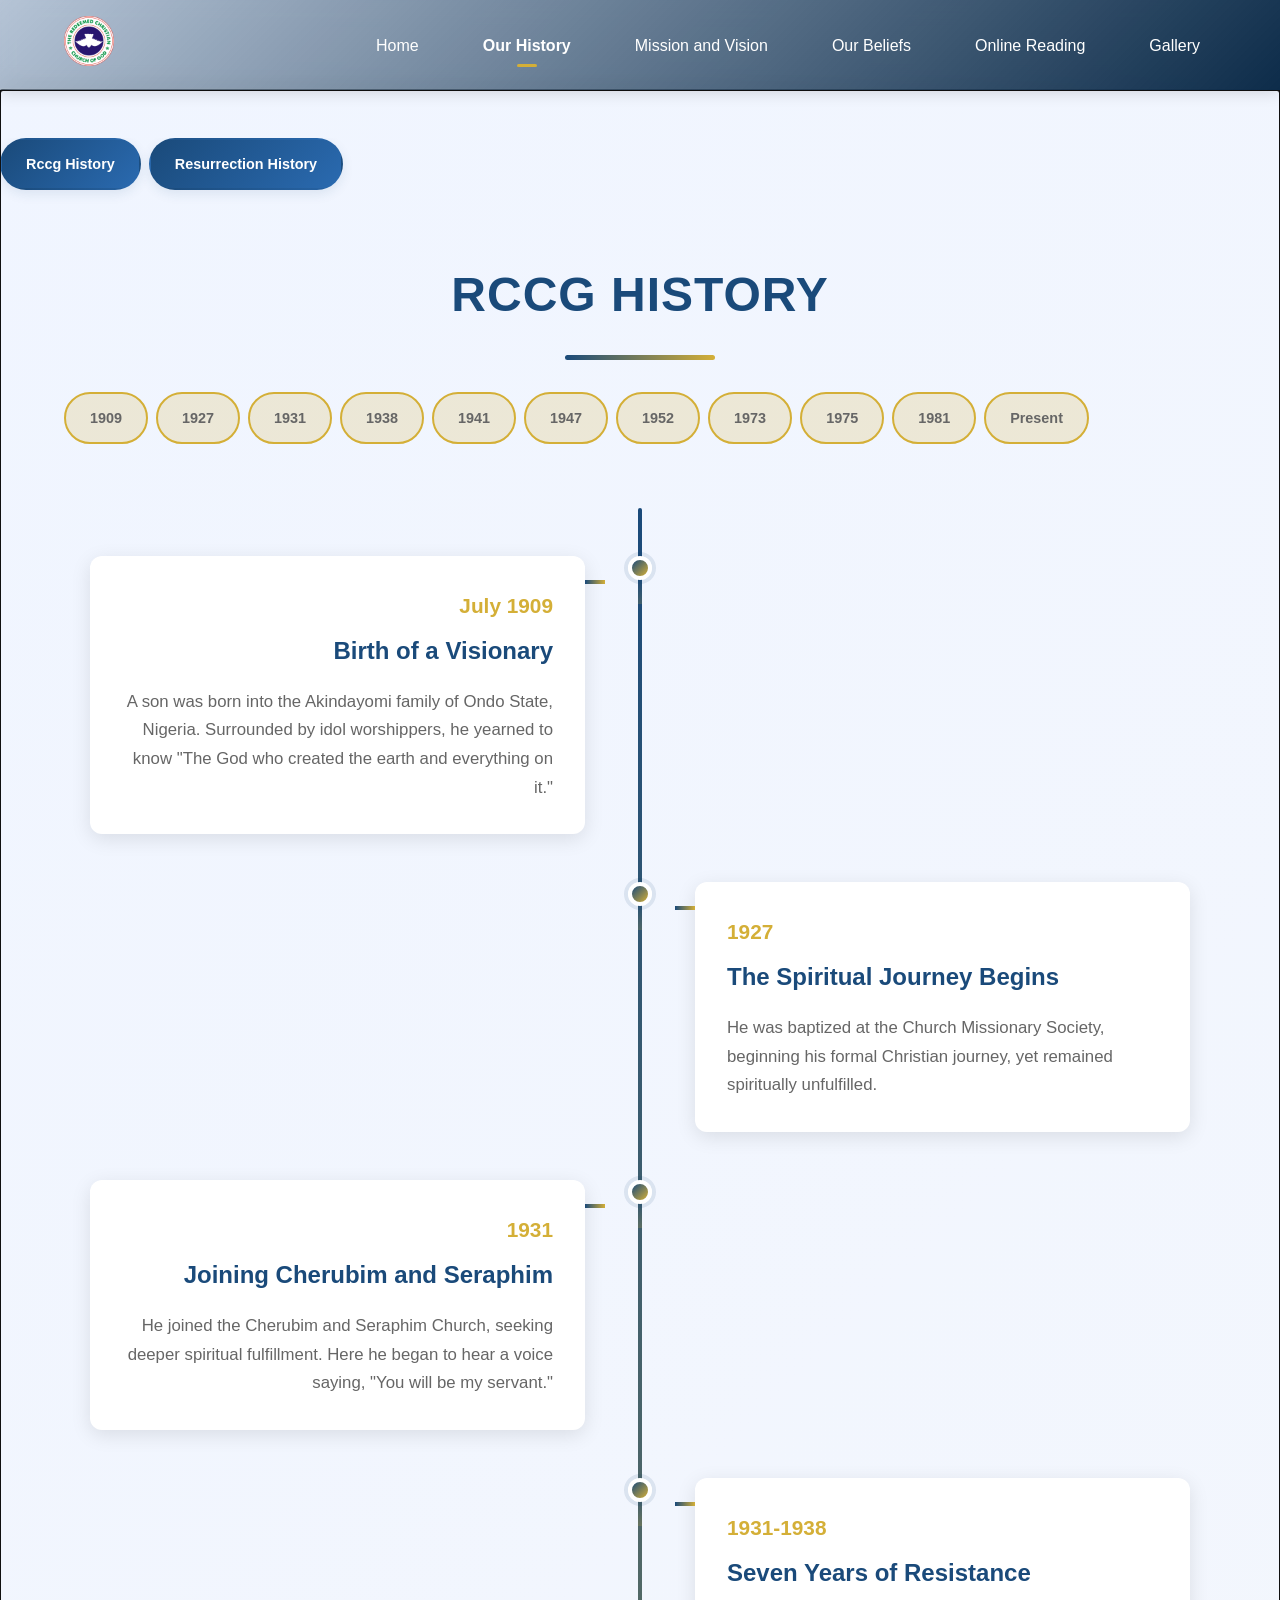
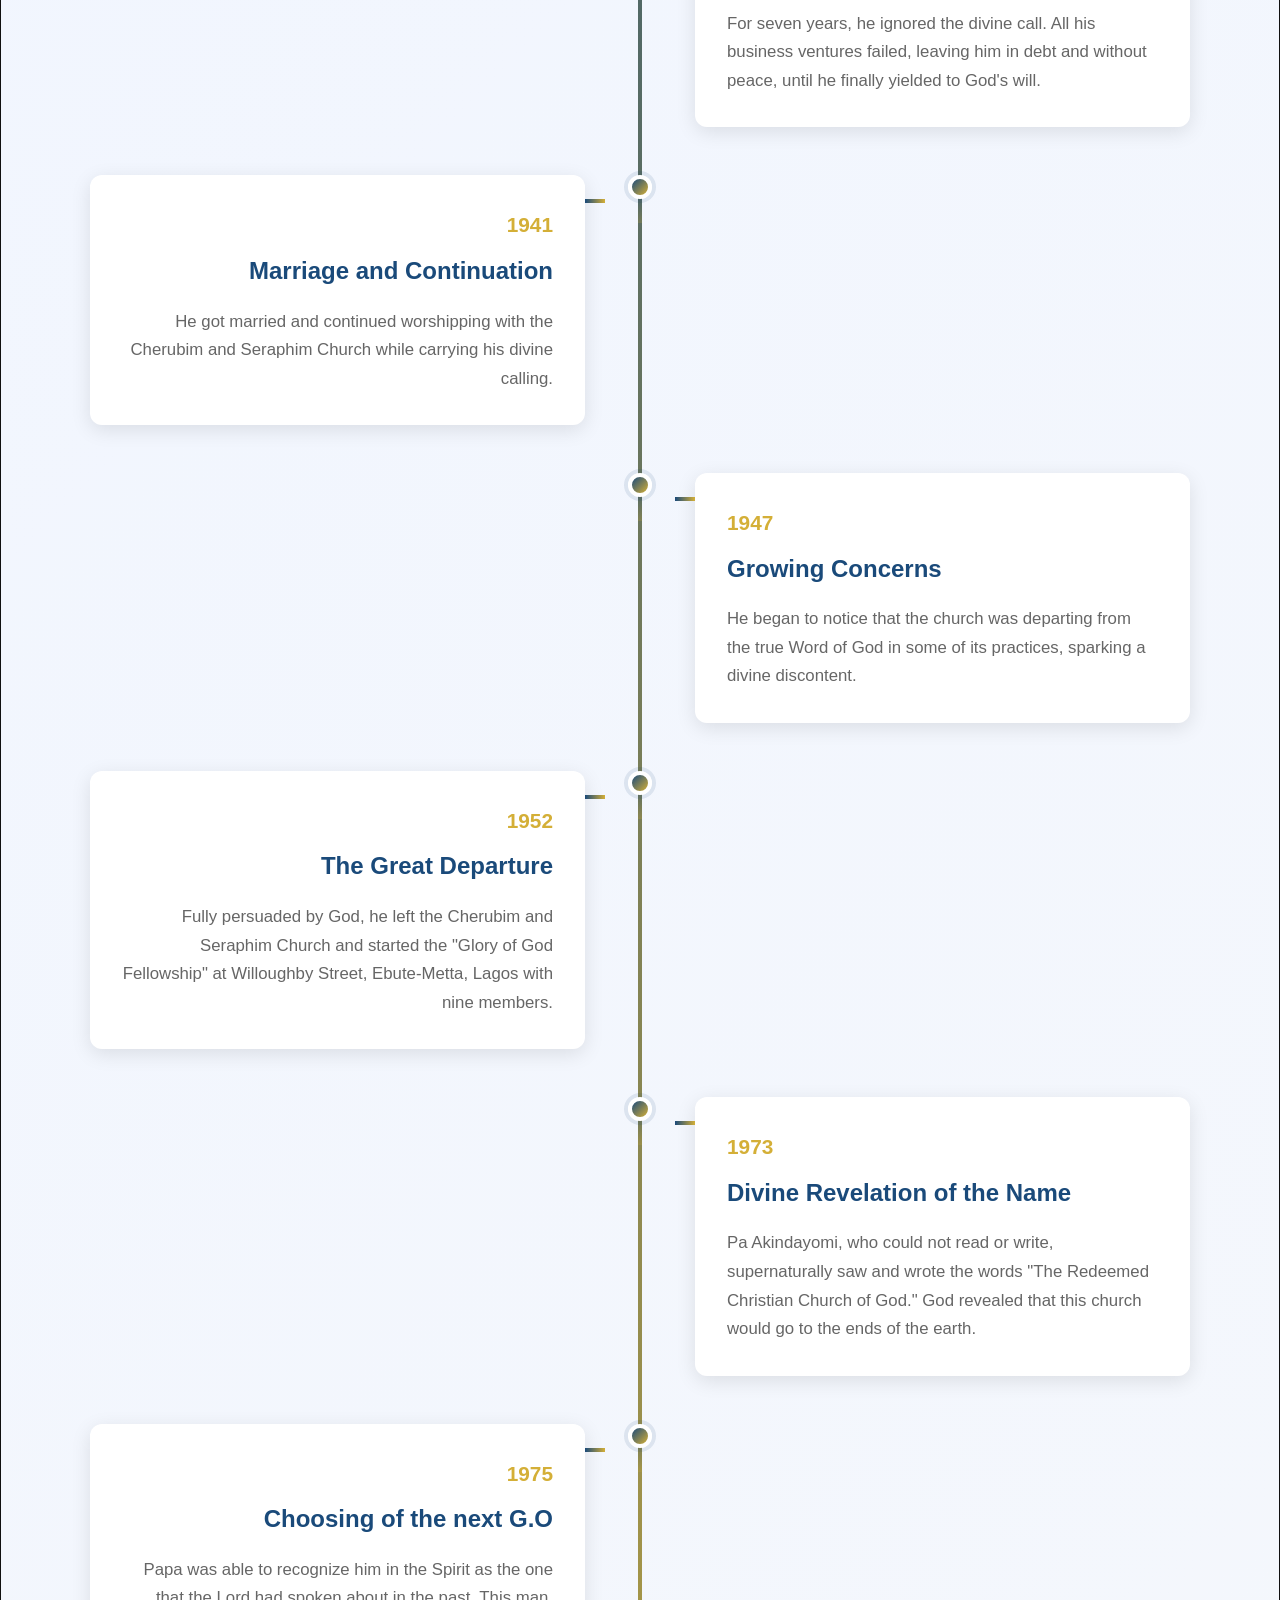
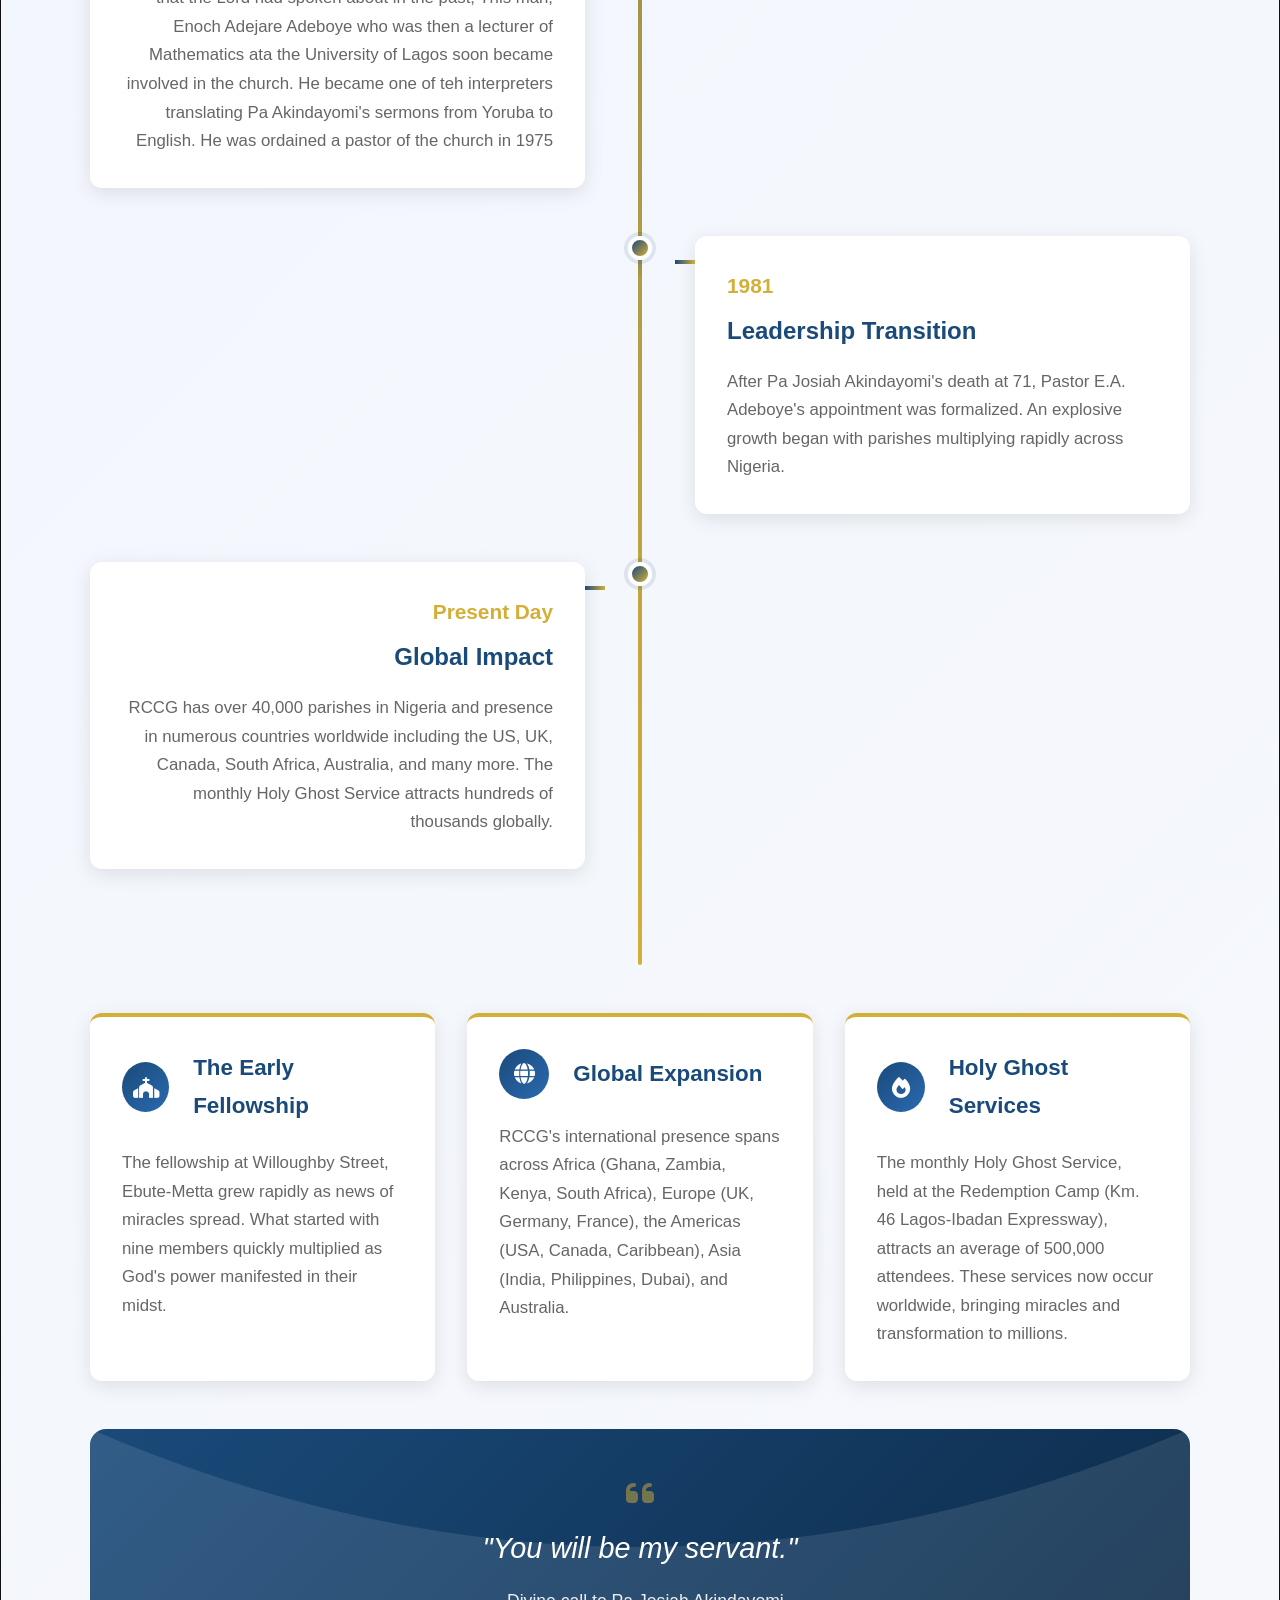
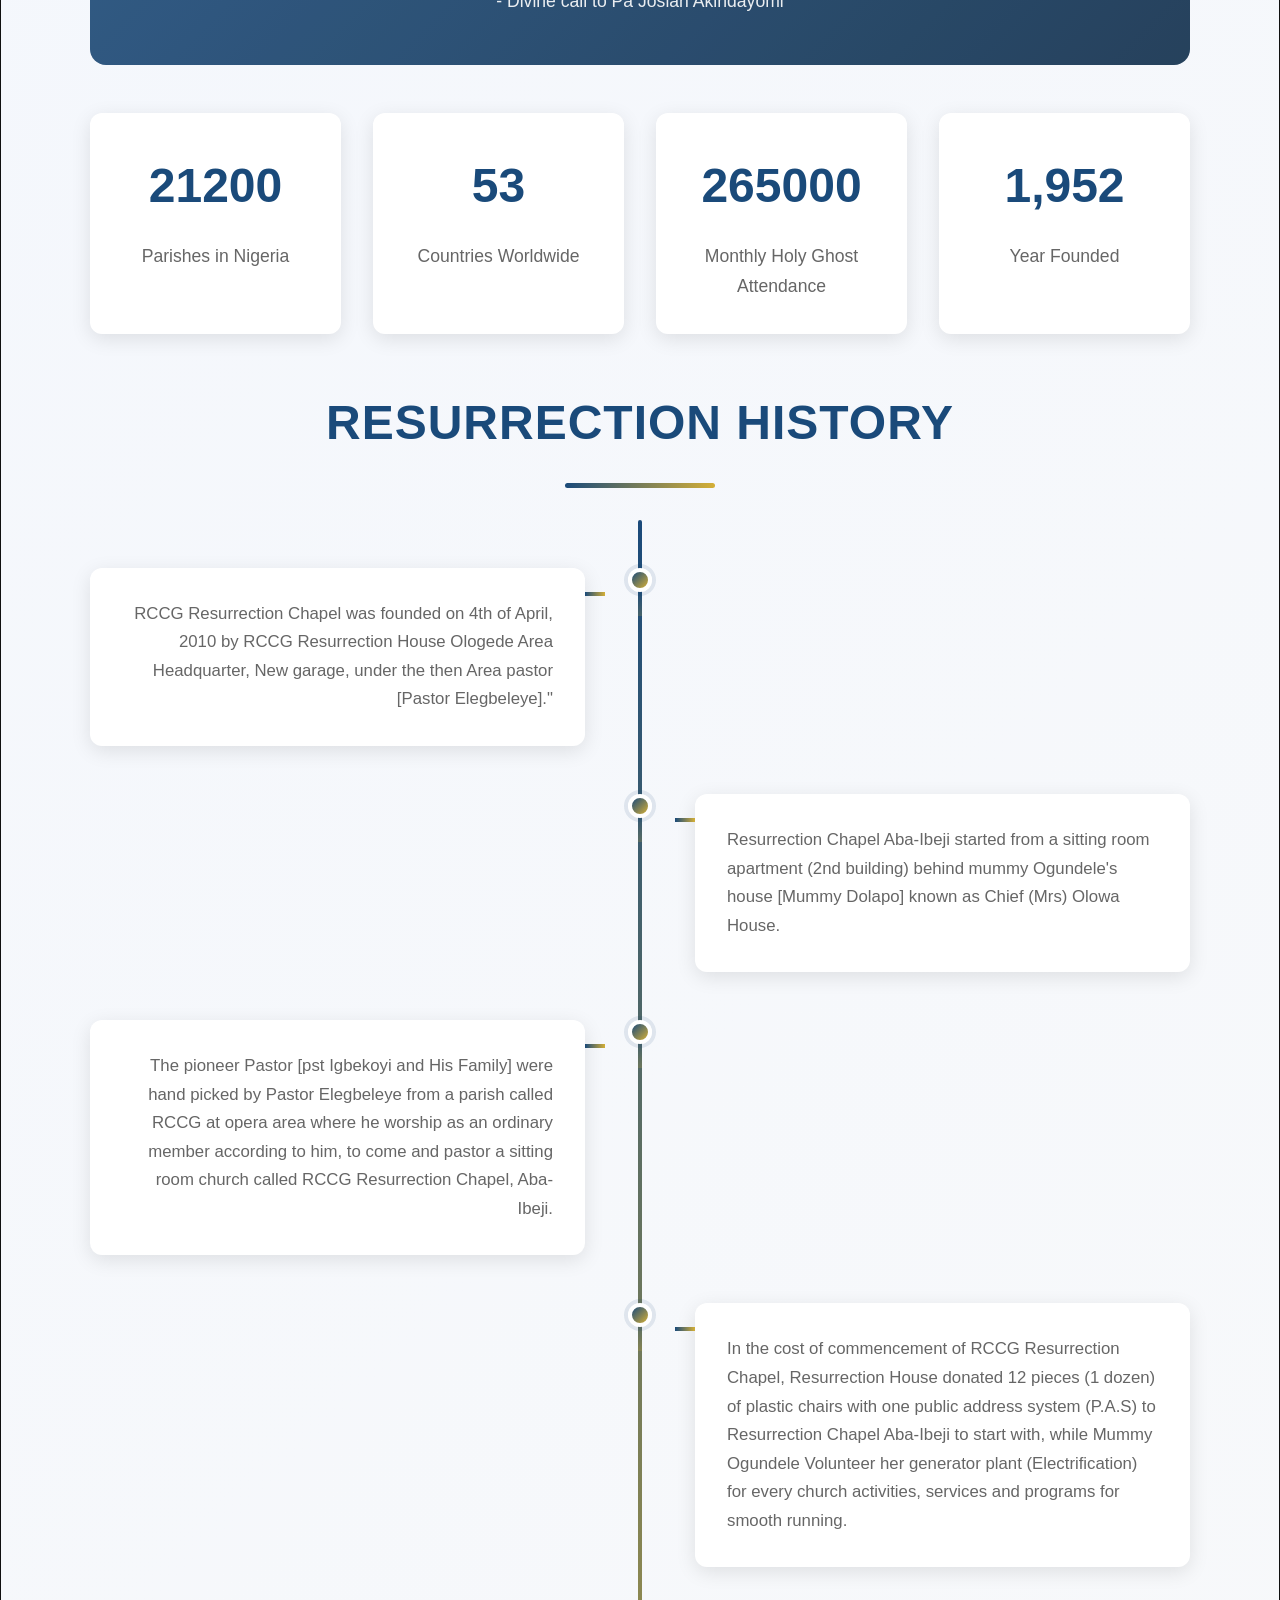
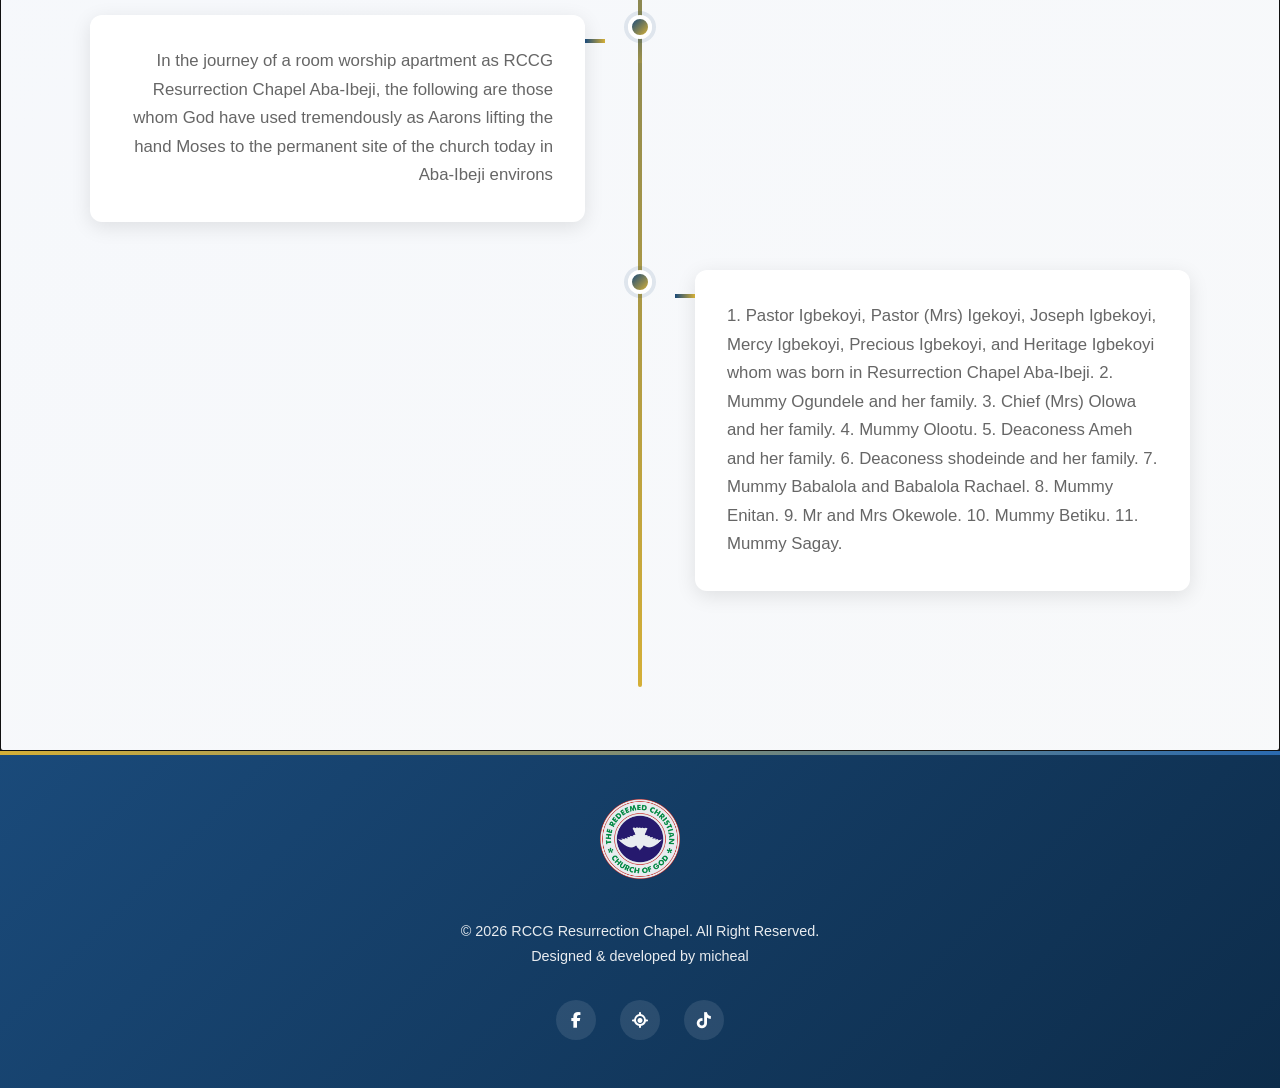
<file: our-history.html>
<!DOCTYPE html>
<html lang="en">
<head>
    <meta charset="UTF-8">
    <meta name="viewport" content="width=device-width, initial-scale=1.0">
    <title>Our History - RCCG Resurrection Chapel</title>
    <link rel="stylesheet" href="our-history.css">
    <link rel="stylesheet" href="https://cdnjs.cloudflare.com/ajax/libs/font-awesome/6.5.0/css/all.min.css">
    <link rel="icon" type="image/x-icon" href="rccg-logo.png">
</head>
<body>
    <!-- Header & Navigation -->
    <header class="header">
        <div class="container">
            <div class="header-content">
                <!-- Logo -->
                <div class="logo">
                    <img src="rccg-logo.png" alt="RCCG Logo">
                </div>
                
                <!-- Desktop Navigation -->
                <nav class="desktop-nav">
                    <ul>
                        <li><a href="home.html">Home</a></li>
                        <li><a href="our-history.html" class="active">Our History</a></li>
                        <li><a href="mission-vision.html">Mission and Vision</a></li>
                        <li><a href="our-beliefs.html">Our Beliefs</a></li>
                        <li><a href="online-reading.html">Online Reading</a></li>
                        <li><a href="gallery.html">Gallery</a></li>
                    </ul>
                </nav>
                
                <!-- Mobile Menu Toggle -->
                <button class="mobile-menu-toggle" id="mobileMenuToggle">
                    <i class="fas fa-bars"></i>
                </button>
            </div>
        </div>
        
        <!-- Mobile Navigation -->
        <nav class="mobile-nav" id="mobileNav">
            <ul>
                <li><a href="home.html">Home</a></li>
                <li><a href="our-history.html" class="active">Our History</a></li>
                <li><a href="mission-vision.html">Mission and Vision</a></li>
                <li><a href="our-beliefs.html">Our Beliefs</a></li>
                <li><a href="online-reading.html">Online Reading</a></li>
                <li><a href="gallery.html">Gallery</a></li>
            </ul>
        </nav>
    </header>

    <!-- Main Content -->
    <main class="main-content">
        <div class="timeline-nav" id="timelineNav">
                <a href="#rccg-history"><button class="timeline-btn">Rccg History</button></a>
                <a href="#resurrection-history"><button class="timeline-btn">Resurrection History</button></a>
            </div>
        <div class="container" id="rccg-history">
            <!-- Page Title -->
            <h1 class="page-title">RCCG HISTORY</h1>
            
            <!-- Timeline Navigation -->
            <div class="timeline-nav" id="timelineNav">
                <button class="timeline-btn active" data-year="1909">1909</button>
                <button class="timeline-btn" data-year="1927">1927</button>
                <button class="timeline-btn" data-year="1931">1931</button>
                <button class="timeline-btn" data-year="1938">1938</button>
                <button class="timeline-btn" data-year="1941">1941</button>
                <button class="timeline-btn" data-year="1947">1947</button>
                <button class="timeline-btn" data-year="1952">1952</button>
                <button class="timeline-btn" data-year="1973">1973</button>
                <button class="timeline-btn" data-year="1975">1975</button>
                <button class="timeline-btn" data-year="1981">1981</button>
                <button class="timeline-btn" data-year="present">Present</button>
            </div>
            
            <!-- History Content -->
            <div class="history-content">
                
                <!-- Timeline -->
                <div class="timeline">
                    <!-- Timeline Item 1 -->
                    <div class="timeline-item" data-year="1909">
                        <div class="timeline-marker">
                            <div class="marker-circle"></div>
                            <div class="marker-line"></div>
                        </div>
                        <div class="timeline-content">
                            <h3 class="timeline-year">July 1909</h3>
                            <h4 class="timeline-title">Birth of a Visionary</h4>
                            <p class="timeline-text">
                                A son was born into the Akindayomi family of Ondo State, Nigeria. Surrounded by idol worshippers, he yearned to know "The God who created the earth and everything on it."
                            </p>
                        </div>
                    </div>
                    
                    <!-- Timeline Item 2 -->
                    <div class="timeline-item" data-year="1927">
                        <div class="timeline-marker">
                            <div class="marker-circle"></div>
                            <div class="marker-line"></div>
                        </div>
                        <div class="timeline-content">
                            <h3 class="timeline-year">1927</h3>
                            <h4 class="timeline-title">The Spiritual Journey Begins</h4>
                            <p class="timeline-text">
                                He was baptized at the Church Missionary Society, beginning his formal Christian journey, yet remained spiritually unfulfilled.
                            </p>
                        </div>
                    </div>
                    
                    <!-- Timeline Item 3 -->
                    <div class="timeline-item" data-year="1931">
                        <div class="timeline-marker">
                            <div class="marker-circle"></div>
                            <div class="marker-line"></div>
                        </div>
                        <div class="timeline-content">
                            <h3 class="timeline-year">1931</h3>
                            <h4 class="timeline-title">Joining Cherubim and Seraphim</h4>
                            <p class="timeline-text">
                                He joined the Cherubim and Seraphim Church, seeking deeper spiritual fulfillment. Here he began to hear a voice saying, "You will be my servant."
                            </p>
                        </div>
                    </div>
                    
                    <!-- Timeline Item 4 -->
                    <div class="timeline-item" data-year="1938">
                        <div class="timeline-marker">
                            <div class="marker-circle"></div>
                            <div class="marker-line"></div>
                        </div>
                        <div class="timeline-content">
                            <h3 class="timeline-year">1931-1938</h3>
                            <h4 class="timeline-title">Seven Years of Resistance</h4>
                            <p class="timeline-text">
                                For seven years, he ignored the divine call. All his business ventures failed, leaving him in debt and without peace, until he finally yielded to God's will.
                            </p>
                        </div>
                    </div>
                    
                    <!-- Timeline Item 5 -->
                    <div class="timeline-item" data-year="1941">
                        <div class="timeline-marker">
                            <div class="marker-circle"></div>
                            <div class="marker-line"></div>
                        </div>
                        <div class="timeline-content">
                            <h3 class="timeline-year">1941</h3>
                            <h4 class="timeline-title">Marriage and Continuation</h4>
                            <p class="timeline-text">
                                He got married and continued worshipping with the Cherubim and Seraphim Church while carrying his divine calling.
                            </p>
                        </div>
                    </div>
                    
                    <!-- Timeline Item 6 -->
                    <div class="timeline-item" data-year="1947">
                        <div class="timeline-marker">
                            <div class="marker-circle"></div>
                            <div class="marker-line"></div>
                        </div>
                        <div class="timeline-content">
                            <h3 class="timeline-year">1947</h3>
                            <h4 class="timeline-title">Growing Concerns</h4>
                            <p class="timeline-text">
                                He began to notice that the church was departing from the true Word of God in some of its practices, sparking a divine discontent.
                            </p>
                        </div>
                    </div>
                    
                    <!-- Timeline Item 7 -->
                    <div class="timeline-item" data-year="1952">
                        <div class="timeline-marker">
                            <div class="marker-circle"></div>
                            <div class="marker-line"></div>
                        </div>
                        <div class="timeline-content">
                            <h3 class="timeline-year">1952</h3>
                            <h4 class="timeline-title">The Great Departure</h4>
                            <p class="timeline-text">
                                Fully persuaded by God, he left the Cherubim and Seraphim Church and started the "Glory of God Fellowship" at Willoughby Street, Ebute-Metta, Lagos with nine members.
                            </p>
                        </div>
                    </div>
                    
                    <!-- Timeline Item 8 -->
                    <div class="timeline-item" data-year="1973">
                        <div class="timeline-marker">
                            <div class="marker-circle"></div>
                            <div class="marker-line"></div>
                        </div>
                        <div class="timeline-content">
                            <h3 class="timeline-year">1973</h3>
                            <h4 class="timeline-title">Divine Revelation of the Name</h4>
                            <p class="timeline-text">
                                Pa Akindayomi, who could not read or write, supernaturally saw and wrote the words "The Redeemed Christian Church of God." God revealed that this church would go to the ends of the earth.
                            </p>
                        </div>
                    </div>

                    <!-- Timeline Item 8 -->
                    <div class="timeline-item" data-year="1975">
                        <div class="timeline-marker">
                            <div class="marker-circle"></div>
                            <div class="marker-line"></div>
                        </div>
                        <div class="timeline-content">
                            <h3 class="timeline-year">1975</h3>
                            <h4 class="timeline-title">Choosing of the next G.O</h4>
                            <p class="timeline-text">
                                Papa was able to recognize him in the Spirit as the one that the Lord had spoken about in the past, This man, Enoch Adejare Adeboye who was then a lecturer of Mathematics ata the University of Lagos soon became involved in the church. He became one of teh interpreters translating Pa Akindayomi's sermons from Yoruba to English. He was ordained a pastor of the church in 1975
                            </p>
                        </div>
                    </div>
                    
                    <!-- Timeline Item 9 -->
                    <div class="timeline-item" data-year="1981">
                        <div class="timeline-marker">
                            <div class="marker-circle"></div>
                            <div class="marker-line"></div>
                        </div>
                        <div class="timeline-content">
                            <h3 class="timeline-year">1981</h3>
                            <h4 class="timeline-title">Leadership Transition</h4>
                            <p class="timeline-text">
                                After Pa Josiah Akindayomi's death at 71, Pastor E.A. Adeboye's appointment was formalized. An explosive growth began with parishes multiplying rapidly across Nigeria.
                            </p>
                        </div>
                    </div>
                    
                    <!-- Timeline Item 10 -->
                    <div class="timeline-item" data-year="present">
                        <div class="timeline-marker">
                            <div class="marker-circle"></div>
                        </div>
                        <div class="timeline-content">
                            <h3 class="timeline-year">Present Day</h3>
                            <h4 class="timeline-title">Global Impact</h4>
                            <p class="timeline-text">
                                RCCG has over 40,000 parishes in Nigeria and presence in numerous countries worldwide including the US, UK, Canada, South Africa, Australia, and many more. The monthly Holy Ghost Service attracts hundreds of thousands globally.
                            </p>
                        </div>
                    </div>
                </div>
                
                <!-- Additional Historical Content -->
                <div class="historical-details">
                    <section class="detail-section">
                        <div class="detail-header">
                            <div class="detail-icon">
                                <i class="fas fa-church"></i>
                            </div>
                            <h2 class="detail-title">The Early Fellowship</h2>
                        </div>
                        <div class="detail-content">
                            <p>
                                The fellowship at Willoughby Street, Ebute-Metta grew rapidly as news of miracles spread. What started with nine members quickly multiplied as God's power manifested in their midst.
                            </p>
                        </div>
                    </section>
                    
                    <section class="detail-section">
                        <div class="detail-header">
                            <div class="detail-icon">
                                <i class="fas fa-globe"></i>
                            </div>
                            <h2 class="detail-title">Global Expansion</h2>
                        </div>
                        <div class="detail-content">
                            <p>
                                RCCG's international presence spans across Africa (Ghana, Zambia, Kenya, South Africa), Europe (UK, Germany, France), the Americas (USA, Canada, Caribbean), Asia (India, Philippines, Dubai), and Australia.
                            </p>
                        </div>
                    </section>
                    
                    <section class="detail-section">
                        <div class="detail-header">
                            <div class="detail-icon">
                                <i class="fas fa-fire"></i>
                            </div>
                            <h2 class="detail-title">Holy Ghost Services</h2>
                        </div>
                        <div class="detail-content">
                            <p>
                                The monthly Holy Ghost Service, held at the Redemption Camp (Km. 46 Lagos-Ibadan Expressway), attracts an average of 500,000 attendees. These services now occur worldwide, bringing miracles and transformation to millions.
                            </p>
                        </div>
                    </section>
                </div>
                
                <!-- Quote Section -->
                <div class="history-quote">
                    <blockquote>
                        <i class="fas fa-quote-left"></i>
                        <p>"You will be my servant."</p>
                        <cite>- Divine call to Pa Josiah Akindayomi</cite>
                    </blockquote>
                </div>
                
                <!-- Statistics -->
                <div class="statistics">
                    <div class="stat-item">
                        <div class="stat-number" data-count="40000">0</div>
                        <div class="stat-label">Parishes in Nigeria</div>
                    </div>
                    <div class="stat-item">
                        <div class="stat-number" data-count="100">0</div>
                        <div class="stat-label">Countries Worldwide</div>
                    </div>
                    <div class="stat-item">
                        <div class="stat-number" data-count="500000">0</div>
                        <div class="stat-label">Monthly Holy Ghost Attendance</div>
                    </div>
                    <div class="stat-item">
                        <div class="stat-number" data-count="1952">1952</div>
                        <div class="stat-label">Year Founded</div>
                    </div>
                </div>
                
            </div>
        </div>

        <!-- resurrection-history -->

        <div class="container" id="resurrection-history">
            <!-- Page Title -->
            <h1 class="page-title">RESURRECTION HISTORY</h1>
            
            
            <!-- History Content -->
            <div class="history-content">
                
                <!-- Timeline -->
                <div class="timeline">
                    <!-- paragraph 1 -->
                    <div class="timeline-item">
                        <div class="timeline-marker">
                            <div class="marker-circle"></div>
                            <div class="marker-line"></div>
                        </div>
                        <div class="timeline-content">
                            <!-- <h3 class="timeline-year">July 1909</h3> -->
                            <!-- <h4 class="timeline-title">Birth of a Visionary</h4> -->
                            <p class="timeline-text">
                                RCCG Resurrection Chapel was founded on 4th of April, 2010 by RCCG Resurrection House Ologede Area Headquarter, New garage, under the then Area pastor [Pastor Elegbeleye]."
                            </p>
                        </div>
                    </div>
                    <!-- paragraph 2 -->
                    <div class="timeline-item">
                        <div class="timeline-marker">
                            <div class="marker-circle"></div>
                            <div class="marker-line"></div>
                        </div>
                        <div class="timeline-content">
                            <!-- <h3 class="timeline-year">July 1909</h3> -->
                            <!-- <h4 class="timeline-title">Birth of a Visionary</h4> -->
                            <p class="timeline-text">
                                Resurrection Chapel Aba-Ibeji started from a sitting room apartment  (2nd building) behind mummy Ogundele's house [Mummy Dolapo] known as Chief (Mrs) Olowa House.
                            </p>
                        </div>
                    </div>
                    <!-- paragraph 3 -->
                    <div class="timeline-item">
                        <div class="timeline-marker">
                            <div class="marker-circle"></div>
                            <div class="marker-line"></div>
                        </div>
                        <div class="timeline-content">
                            <!-- <h3 class="timeline-year">July 1909</h3> -->
                            <!-- <h4 class="timeline-title">Birth of a Visionary</h4> -->
                            <p class="timeline-text">
                                The pioneer Pastor [pst Igbekoyi and His Family] were hand picked by Pastor Elegbeleye from a parish called RCCG at opera area where he worship as an ordinary member according to him, to come and pastor a sitting room church called RCCG Resurrection Chapel, Aba-Ibeji. 
                            </p>
                        </div>
                    </div>
                    <!-- paragraph 4 -->
                    <div class="timeline-item">
                        <div class="timeline-marker">
                            <div class="marker-circle"></div>
                            <div class="marker-line"></div>
                        </div>
                        <div class="timeline-content">
                            <!-- <h3 class="timeline-year">July 1909</h3> -->
                            <!-- <h4 class="timeline-title">Birth of a Visionary</h4> -->
                            <p class="timeline-text">
                                In the cost of commencement of RCCG Resurrection Chapel, Resurrection House donated 12 pieces (1 dozen) of plastic chairs with one public address system (P.A.S) to Resurrection Chapel Aba-Ibeji to start with, while Mummy Ogundele Volunteer her generator plant (Electrification) for every church activities, services and programs for smooth running.
                            </p>
                        </div>
                    </div>
                    <!-- paragraph 5 -->
                    <div class="timeline-item">
                        <div class="timeline-marker">
                            <div class="marker-circle"></div>
                            <div class="marker-line"></div>
                        </div>
                        <div class="timeline-content">
                            <!-- <h3 class="timeline-year">July 1909</h3> -->
                            <!-- <h4 class="timeline-title">Birth of a Visionary</h4> -->
                            <p class="timeline-text">
                                In the journey of a room worship apartment as RCCG Resurrection Chapel Aba-Ibeji, the following are those whom God have used tremendously as Aarons lifting the hand Moses to the permanent site of the church today in Aba-Ibeji environs
                            </p>
                        </div>
                    </div>
                    <!-- paragraph 6 -->
                    <div class="timeline-item">
                        <div class="timeline-marker">
                            <div class="marker-circle"></div>
                            <div class="marker-line"></div>
                        </div>
                        <div class="timeline-content">
                            <!-- <h3 class="timeline-year">July 1909</h3> -->
                            <!-- <h4 class="timeline-title">Birth of a Visionary</h4> -->
                            <p class="timeline-text">
                                1.	Pastor Igbekoyi, Pastor (Mrs) Igekoyi, Joseph Igbekoyi, Mercy Igbekoyi, Precious Igbekoyi, and Heritage Igbekoyi whom was born in Resurrection Chapel Aba-Ibeji.
                                2.	Mummy Ogundele and her family.
                                3.	Chief (Mrs) Olowa and her family.
                                4.	Mummy Olootu.
                                5.	Deaconess Ameh and her family.
                                6.	Deaconess shodeinde and her family.
                                7.	Mummy Babalola and Babalola Rachael.
                                8.	Mummy Enitan.
                                9.	Mr and Mrs Okewole.
                                10. Mummy Betiku.
                                11. Mummy Sagay.

                            </p>
                        </div>
                    </div>
                </div>                
            </div>
        </div>
    </main>

    <!-- Footer -->
    <footer class="footer">
        <div class="container">
            <div class="footer-content">
                <div class="footer-logo">
                    <img src="rccg-logo.png" alt="RCCG Logo">
                </div>
                
                <div class="footer-info">
                    <p>&copy; 2026 RCCG Resurrection Chapel. All Right Reserved. <br>Designed & developed by micheal</p>
                </div>
                
                <div class="footer-social">
                    <a href="https://web.facebook.com/groups/665163931216601" target="_blank" class="social-link">
                        <i class="fab fa-facebook-f"></i>
                    </a>
                    <!-- <a href="#" target="_blank" class="social-link">
                        <i class="fab fa-youtube"></i>
                    </a> -->
                    <a href="https://www.google.com/maps/place/RCCG+Resurrection+Chapel+Area/@7.3036719,3.8573881,17z/data=!4m16!1m9!3m8!1s0x10398f00236cbd03:0x55edeabd2c33a401!2sRCCG+Resurrection+Chapel+Area!8m2!3d7.3036719!4d3.859963!9m1!1b1!16s%2Fg%2F11xs5nvhkf!3m5!1s0x10398f00236cbd03:0x55edeabd2c33a401!8m2!3d7.3036719!4d3.859963!16s%2Fg%2F11xs5nvhkf?entry=ttu&g_ep=EgoyMDI1MDkwMy4wIKXMDSoASAFQAw%3D%3D" target="_blank" class="social-link">
                        <i class="fas fa-location"></i>
                    </a>
                    <a href="https://www.tiktok.com/@vibrantyouthrccgrp?_r=1&_d=f0kh7ml3ii7m0i&sec_uid=MS4wLjABAAAA8fifjxzGTZWzOdSwgFtem1Ykbmm10pARH0wrFaBmMK7SPUqEDgboZI12g52lARMU&share_author_id=7240511406641054726&sharer_language=en&source=h5_m&u_code=e892f28e14bf69&item_author_type=1&utm_source=copy&tt_from=copy&enable_checksum=1&utm_medium=ios&share_link_id=1F5A485C-8A7E-48AD-A554-8BADAB22B34E&user_id=7240511406641054726&sec_user_id=MS4wLjABAAAA8fifjxzGTZWzOdSwgFtem1Ykbmm10pARH0wrFaBmMK7SPUqEDgboZI12g52lARMU&social_share_type=4&ug_btm=b8727,b0&utm_campaign=client_share&share_app_id=1233" target="_blank" class="social-link">
                        <i class="fab fa-tiktok"></i>
                    </a>
                </div>
            </div>
        </div>
    </footer>

    <script src="our-history.js"></script>
</body>
</html>
</file>
<file: loading.css>
* {
    margin: 0;
    padding: 0;
    box-sizing: border-box;
    font-family: 'Segoe UI', Tahoma, Geneva, Verdana, sans-serif;
}        
section {
    background: linear-gradient(135deg, #1a2a6c, #b21f1f, #fdbb2d);
    height: 100%;
    display: flex;
    justify-content: center;
    align-items: center;
    color: white;
    /* overflow: hidden; */
}        
.loading-container {
    width: 80%;
    max-width: 800px;
    /* background: rgba(0, 0, 0, 0.7); */
    background: linear-gradient(rgba(0, 0, 0, 0.7)), url(image/rccg-logo.png);
    background-position: center;
    background-size: cover;
    border-radius: 20px;
    padding: 40px;
    text-align: center;
    box-shadow: 0 15px 30px rgba(0, 0, 0, 0.4);
    backdrop-filter: blur(10px);
}
.logo {
    margin-bottom: 30px;
}        
.logo h1 {
    font-size: 3rem;
    margin-bottom: 10px;
    background: linear-gradient(to right, #fdbb2d, #b21f1f);
    -webkit-background-clip: text;
    -webkit-text-fill-color: transparent;
    background-clip: text;
}        
.logo p {
    color: #aaa;
    font-size: 1.2rem;
}        
.loading-animation {
    margin: 40px auto;
    position: relative;
    width: 200px;
    height: 200px;
}        
.spinner {
    width: 100%;
    height: 100%;
    border: 8px solid rgba(255, 255, 255, 0.1);
    border-top: 8px solid #fdbb2d;
    border-radius: 50%;
    animation: spin 2s linear infinite;
}        
.center-icon {
    position: absolute;
    top: 50%;
    left: 50%;
    transform: translate(-50%, -50%);
    font-size: 3rem;
    color: #fdbb2d;
}        
@keyframes spin {
    0% { transform: rotate(0deg); }
    100% { transform: rotate(360deg); }
}        
.progress-container {
    width: 100%;
    background-color: rgba(255, 255, 255, 0.1);
    border-radius: 10px;
    margin: 30px 0;
    overflow: hidden;
}        
.progress-bar {
    height: 10px;
    background: linear-gradient(to right, #1a2a6c, #b21f1f, #fdbb2d);
    width: 0%;
    border-radius: 10px;
    transition: width 0.5s ease;
}        
.status-container {
    display: flex;
    justify-content: space-between;
    margin-top: 20px;
    flex-wrap: wrap;
}        
.status-item {
    flex: 1;
    min-width: 200px;
    margin: 10px;
    padding: 15px;
    background: rgba(255, 255, 255, 0.1);
    border-radius: 10px;
    display: flex;
    align-items: center;
    justify-content: center;
}        
.status-icon {
    font-size: 1.8rem;
    margin-right: 15px;
}        
.status-text {
    text-align: left;
}        
.status-text h3 {
    font-size: 1rem;
    color: #aaa;
    margin-bottom: 5px;
}        
.status-text p {
    font-size: 1.3rem;
    font-weight: bold;
}        
.connection-status {
    color: #ff5555;
}        
.connection-status.connected {
    color: #4CAF50;
}        
.speed-status {
    color: #ffaa00;
}        
.speed-status.fast {
    color: #4CAF50;
}        
.access-status {
    color: #ffaa00;
}        
.access-status.granted {
    color: #4CAF50;
}        
.message-box {
    margin-top: 30px;
    padding: 15px;
    border-radius: 10px;
    background: rgba(255, 0, 0, 0.2);
    display: none;
}        
.message-box.show {
    display: block;
    animation: fadeIn 0.5s ease;
}        
.message-box p {
    display: flex;
    align-items: center;
    justify-content: center;
}        
.message-box i {
    margin-right: 10px;
    font-size: 1.5rem;
}        
.btn {
    margin-top: 25px;
    padding: 12px 30px;
    background: linear-gradient(to right, #1a2a6c, #b21f1f);
    color: white;
    border: none;
    border-radius: 50px;
    font-size: 1.1rem;
    cursor: pointer;
    display: inline-flex;
    align-items: center;
    justify-content: center;
    transition: all 0.3s ease;
    opacity: 0.7;
    pointer-events: none;
}        
.btn.active {
    opacity: 1;
    pointer-events: auto;
}        
.btn:hover {
    transform: translateY(-3px);
    box-shadow: 0 5px 15px rgba(0, 0, 0, 0.3);
}        
.btn i {
    margin-left: 8px;
}        
.btn-retry {
    background: linear-gradient(to right, #b21f1f, #1a2a6c);
    margin-left: 15px;
}        
.auto-redirect-notice {
    margin-top: 20px;
    color: #aaa;
    font-size: 0.9rem;
    display: none;
}        
.auto-redirect-notice.show {
    display: block;
    animation: fadeIn 0.5s ease;
}        
.countdown {
    font-weight: bold;
    color: #fdbb2d;
}        
@keyframes fadeIn {
    from { opacity: 0; }
    to { opacity: 1; }
}        
@media (max-width: 768px) {
    .loading-container {
        padding: 30px 20px;
    }            
    .logo h1 {
        font-size: 2.2rem;
    }            
    .status-item {
        min-width: 100%;
    }        
    .button-container {
        flex-direction: column;
    }        
    .btn-retry {
        margin-left: 0;
        margin-top: 15px;
    }
}
</file>
<file: chat-with-micheal.css>
* {
    margin: 0;
    padding: 0;
    box-sizing: border-box;
    font-family: 'Segoe UI', Tahoma, Geneva, Verdana, sans-serif;
}
body {
    background-color: #f5f7fa;
    color: #333;
    line-height: 1.6;
    /* padding: 20px; */
}
.container {
    max-width: 800px;
    margin: 0 auto;
    /* background-color: white; */
    border-radius: 15px;
    /* box-shadow: 0 10px 30px rgba(0, 0, 0, 0.08); */
    overflow: hidden;
} 
.contain {
    max-width: 800px;
    margin: 0 auto;
    background-color: white;
    border-radius: 15px;
    box-shadow: 0 10px 30px rgba(0, 0, 0, 0.08);
    overflow: hidden;
} 
.head {
    background:linear-gradient(135deg, #25D366 0%, #128C7E 100%);
    color: white;
    padding: 30px;
    text-align: center;
    border-radius: 10px;
}       
.logo-container {
    display: flex;
    justify-content: center;
    align-items: center;
    margin-bottom: 15px;
}        
.whatsapp-icon {
    font-size: 2.8rem;
    margin-right: 15px;
}     
h1 {
    font-size: 2.2rem;
    margin-bottom: 10px;
}      
.subtitle {
    font-size: 1.1rem;
    opacity: 0.9;
    max-width: 600px;
    margin: 0 auto;
}       
.form-container {
    padding: 30px;
}     
.form-group {
    margin-bottom: 25px;
}        
label {
    display: block;
    margin-bottom: 8px;
    font-weight: 600;
    color: #444;
}        
input, textarea {
    width: 100%;
    padding: 14px;
    border: 1px solid #ddd;
    border-radius: 8px;
    font-size: 16px;
    transition: border 0.3s;
}        
input:focus, textarea:focus {
    border-color: #25D366;
    outline: none;
    box-shadow: 0 0 0 3px rgba(37, 211, 102, 0.2);
}        
textarea {
    min-height: 120px;
    resize: vertical;
}     
.file-input-container {
    border: 2px dashed #ccc;
    border-radius: 8px;
    padding: 25px;
    text-align: center;
    transition: all 0.3s;
}        
.file-input-container:hover {
    border-color: #25D366;
    background-color: #f9f9f9;
}        
.file-input-label {
    cursor: pointer;
    display: flex;
    flex-direction: column;
    align-items: center;
    color: #666;
}      
.file-input-label i {
    font-size: 2.5rem;
    color: #25D366;
    margin-bottom: 10px;
}        
#file-chosen {
    margin-top: 10px;
    font-size: 0.9rem;
    color: #888;
}     
#image-preview {
    display: flex;
    flex-wrap: wrap;
    gap: 10px;
    margin-top: 15px;
}       
.preview-image {
    width: 100px;
    height: 100px;
    object-fit: cover;
    border-radius: 8px;
    border: 1px solid #ddd;
}        
.button-container {
    display: flex;
    justify-content: center;
    margin-top: 30px;
}       
.send-button {
    background: linear-gradient(to right, #25D366, #128C7E);
    color: white;
    border: none;
    padding: 16px 40px;
    font-size: 18px;
    font-weight: 600;
    border-radius: 50px;
    cursor: pointer;
    display: flex;
    align-items: center;
    transition: all 0.3s;
    box-shadow: 0 4px 15px rgba(37, 211, 102, 0.3);
}        
.send-button:hover {
    transform: translateY(-3px);
    box-shadow: 0 6px 20px rgba(37, 211, 102, 0.4);
}        
.send-button:active {
    transform: translateY(0);
}        
.send-button i {
    margin-right: 10px;
    font-size: 1.2rem;
}        
.instructions {
    background-color: #f0f9ff;
    border-left: 4px solid #25D366;
    padding: 20px;
    margin-top: 30px;
    border-radius: 0 8px 8px 0;
}        
.instructions h3 {
    color: #128C7E;
    margin-bottom: 10px;
}        
footer {
    text-align: center;
    padding: 20px;
    color: #777;
    font-size: 0.9rem;
    border-top: 1px solid #eee;
    margin-top: 30px;
}        
.required {
    color: #e63946;
}     
.phone-input-container {
    display: flex;
    align-items: center;
}      
.phone-prefix {
    background-color: #f1f1f1;
    padding: 14px 15px;
    border: 1px solid #ddd;
    border-right: none;
    border-radius: 8px 0 0 8px;
    font-weight: 600;
}        
#phone {
    border-radius: 0 8px 8px 0;
}      
@media (max-width: 600px) {
    .container {
        border-radius: 10px;
    }            
    .head {
        padding: 25px 20px;
    }      
    h1 {
        font-size: 1.8rem;
    }        
    .form-container {
        padding: 25px 20px;
    }       
    .send-button {
        width: 100%;
        justify-content: center;
    }
}
</file>
<file: home.css>
/* CSS Variables (Root Colors) - Matching Other Pages */
:root {
    /* Primary Colors */
    --primary-blue: #1a4a7a;
    --primary-blue2: #53729160;
    --primary-blue-dark: #0d2c4a;
    --primary-blue-light: #2a6ab0;
    --primary-blue-lighter: #4a8bd6;
    
    /* Secondary Colors */
    --secondary-gold: #d4af37;
    --secondary-gold-dark: #b8941f;
    --secondary-gold-light: #f0d992;
    --secondary-gold-lighter: #f8ecc9;
    
    /* Background Colors */
    --bg-light: #f8f9fa;
    --bg-white: #ffffff;
    --bg-gray: #f0f2f5;
    --bg-hero: linear-gradient(135deg, #0d2c4a 0%, #1a4a7a 100%);
    
    /* Text Colors */
    --text-dark: #333333;
    --text-light: #666666;
    --text-lighter: #888888;
    --text-white: #ffffff;
    --text-gold: #d4af37;
    
    /* Border Colors */
    --border-light: #e0e0e0;
    --border-medium: #cccccc;
    --border-gold: rgba(212, 175, 55, 0.3);
    --border-blue: rgba(26, 74, 122, 0.2);
    
    /* Shadow Colors */
    --shadow-light: rgba(0, 0, 0, 0.1);
    --shadow-medium: rgba(0, 0, 0, 0.15);
    --shadow-dark: rgba(0, 0, 0, 0.2);
    --shadow-blue: rgba(26, 74, 122, 0.1);
    
    /* Spacing */
    --spacing-xs: 0.5rem;
    --spacing-sm: 1rem;
    --spacing-md: 1.5rem;
    --spacing-lg: 2rem;
    --spacing-xl: 3rem;
    --spacing-xxl: 4rem;
    
    /* Border Radius */
    --radius-sm: 4px;
    --radius-md: 8px;
    --radius-lg: 12px;
    --radius-xl: 16px;
    --radius-circle: 50%;
    --radius-pill: 50px;
    
    /* Transitions */
    --transition-fast: 0.2s ease;
    --transition-normal: 0.3s ease;
    --transition-slow: 0.5s ease;
}

/* Reset & Base Styles */
* {
    margin: 0;
    padding: 0;
    box-sizing: border-box;
}

html {
    font-size: 16px;
    scroll-behavior: smooth;
}

body {
    font-family: 'Segoe UI', Tahoma, Geneva, Verdana, sans-serif;
    line-height: 1.7;
    color: var(--text-dark);
    background: linear-gradient(135deg, #f0f5ff 0%, #f8f9fa 100%);
    min-height: 100vh;
    display: flex;
    flex-direction: column;
}

.animate-on-scroll {
  opacity: 0;
  transform: translateY(50px);
  transition: opacity 0.5s, transform 0.5s;
}
.animate-on-scroll.show {
  opacity: 1;
  transform: translatex(0);
}

.container {
    width: 100%;
    max-width: 1200px;
    margin: 0 auto;
    padding: 0 var(--spacing-md);
}

/* Header Styles - Matching Other Pages */
.header {
    background: linear-gradient(135deg, var(--primary-blue2) 0%, var(--primary-blue-dark) 100%);
    backdrop-filter: blur(10px);
    padding: var(--spacing-sm) 0;
    position: sticky;
    top: 0;
    z-index: 1000;
    box-shadow: 0 2px 15px var(--shadow-medium);
}

.header-content {
    display: flex;
    justify-content: space-between;
    align-items: center;
}

.logo img {
    height: 50px;
    width: auto;
    transition: transform var(--transition-normal);
    animation: roll 10s infinite;
}
@keyframes roll{
    20%{
        transform: rotate(360deg);
        scale: 0.75;
    }
    40%{
        transform: rotate(360deg);
        scale: 1;
    }
    60%{
        transform: rotate(360deg);
        scale: 1;
    }
    80%{
        transform: rotate(360deg);
        scale: 1.05;
    }
    100%{
        transform: rotate(360deg);
        scale: 1;
    }
}

.logo img:hover {
    transform: scale(1.05);
}

/* Desktop Navigation - Matching Other Pages */
.desktop-nav ul {
    display: flex;
    list-style: none;
    gap: var(--spacing-lg);
}

.desktop-nav a {
    color: var(--text-white);
    text-decoration: none;
    font-size: 1rem;
    font-weight: 500;
    padding: var(--spacing-xs) var(--spacing-sm);
    border-radius: var(--radius-sm);
    transition: all var(--transition-normal);
    position: relative;
}

.desktop-nav a:hover {
    background-color: rgba(255, 255, 255, 0.1);
    transform: translateY(-2px);
}

.desktop-nav a.active {
    /* background-color: var(--secondary-gold); */
    color: var(--text-white);
    font-weight: 600;
}

.desktop-nav a.active::after {
    content: '';
    position: absolute;
    bottom: -5px;
    left: 50%;
    transform: translateX(-50%);
    width: 20px;
    height: 3px;
    background-color: var(--secondary-gold);
    border-radius: var(--radius-sm);
}

/* Mobile Menu Toggle */
.mobile-menu-toggle {
    display: none;
    background: none;
    border: none;
    color: var(--text-white);
    font-size: 1.5rem;
    cursor: pointer;
    padding: var(--spacing-xs);
    transition: color var(--transition-normal);
}

.mobile-menu-toggle:hover {
    color: var(--secondary-gold);
}

/* Mobile Navigation */
.mobile-nav {
    display: none;
    background: linear-gradient(135deg, var(--primary-blue-dark) 0%, #0a1e33 100%);
    position: absolute;
    top: 100%;
    left: 0;
    width: 100%;
    z-index: 999;
    box-shadow: 0 4px 20px var(--shadow-dark);
    transform: translateY(-10px);
    opacity: 0;
    visibility: hidden;
    transition: all var(--transition-normal);
}

.mobile-nav.active {
    transform: translateY(0);
    opacity: 1;
    visibility: visible;
}

.mobile-nav ul {
    list-style: none;
    padding: var(--spacing-md);
}

.mobile-nav li {
    border-bottom: 1px solid rgba(255, 255, 255, 0.1);
}

.mobile-nav li:last-child {
    border-bottom: none;
}

.mobile-nav a {
    display: block;
    color: var(--text-white);
    text-decoration: none;
    padding: var(--spacing-sm);
    font-size: 1rem;
    transition: all var(--transition-normal);
}

.mobile-nav a:hover {
    background-color: rgba(255, 255, 255, 0.1);
    padding-left: var(--spacing-lg);
}

.mobile-nav a.active {
    background-color: var(--secondary-gold);
    color: var(--text-dark);
    font-weight: 600;
}

/* Main Content */
.main-content {
    flex: 1;
}

/* Hero Section */
.hero-section {
    /* background: var(--bg-hero); */
    background: linear-gradient(135deg, #0d2b4a63 0%, #1a4a7a8e 100%), url(crowd-img1.jpg);
    color: var(--text-white);
    padding: var(--spacing-xxl) 0 var(--spacing-xl);
    text-align: center;
    position: relative;
    overflow: hidden;
    background-repeat: no-repeat;
    background-size: cover;
}

.hero-section::before {
    content: '';
    position: absolute;
    top: 0;
    left: 0;
    width: 100%;
    height: 100%;
    background: url('data:image/svg+xml,<svg xmlns="http://www.w3.org/2000/svg" viewBox="0 0 100 100" preserveAspectRatio="none"><path d="M0,0 L100,0 L100,100 Q50,80 0,100 Z" fill="rgba(255,255,255,0.05)"/></svg>');
    background-size: cover;
}

.hero-content {
    position: relative;
    z-index: 1;
}

.hero-title {
    font-size: 2.5rem;
    font-weight: 700;
    line-height: 1.3;
    margin-bottom: var(--spacing-sm);
    text-transform: uppercase;
    letter-spacing: 1px;
}

.hero-subtitle {
    font-size: 1.3rem;
    color: var(--secondary-gold);
    margin-bottom: var(--spacing-lg);
    font-weight: 500;
    font-style: italic;
}

.hero-verse {
    font-size: 1.4rem;
    margin-bottom: var(--spacing-xl);
    font-style: italic;
}

.verse-ref {
    color: var(--secondary-gold);
    font-weight: 600;
}

/* Live Time Display */
.live-time {
    font-size: 2rem;
    font-weight: 700;
    color: var(--secondary-gold);
    margin-bottom: var(--spacing-xl);
    font-family: 'Courier New', monospace;
    letter-spacing: 2px;
    text-shadow: 0 2px 4px rgba(0, 0, 0, 0.3);
    animation: pulse 2s infinite;
}

@keyframes pulse {
    0%, 100% { opacity: 1; }
    50% { opacity: 0.8; }
}

/* Hero Statistics */
.hero-stats {
    display: flex;
    justify-content: center;
    gap: var(--spacing-xl);
    margin-top: var(--spacing-lg);
}

.stat-item {
    text-align: center;
}

.stat-number {
    font-size: 2.5rem;
    font-weight: 700;
    color: var(--secondary-gold);
    margin-bottom: var(--spacing-xs);
    font-family: 'Arial', sans-serif;
}

.stat-label {
    font-size: 1rem;
    opacity: 0.9;
    text-transform: uppercase;
    letter-spacing: 1px;
}

/* General Overseer Section */
.go-section {
    background: var(--bg-white);
    padding: var(--spacing-xl) 0;
    border-bottom: 1px solid var(--border-light);
}

.go-content {
    display: flex;
    align-items: center;
    gap: var(--spacing-xl);
    max-width: 1000px;
    margin: 0 auto;
}

.go-image {
    flex-shrink: 0;
}

.image-placeholder {
    width: 200px;
    height: 200px;
    border-radius: var(--radius-circle);
    background: linear-gradient(135deg, var(--primary-blue) 0%, var(--primary-blue-light) 100%);
    display: flex;
    align-items: center;
    justify-content: center;
    color: var(--text-white);
    font-size: 5rem;
    box-shadow: 0 10px 30px var(--shadow-blue);
}

.go-info {
    flex: 1;
}

.go-title {
    color: var(--primary-blue);
    font-size: 2.2rem;
    font-weight: 700;
    margin-bottom: var(--spacing-xs);
}

.go-position {
    color: var(--text-light);
    font-size: 1.3rem;
    font-weight: 500;
    margin-bottom: var(--spacing-md);
    line-height: 1.4;
}

.go-married {
    color: var(--secondary-gold);
    font-size: 1.2rem;
    margin-bottom: var(--spacing-xs);
}

.wife-name {
    color: var(--primary-blue);
    font-size: 1.5rem;
    font-weight: 600;
    margin-bottom: var(--spacing-md);
}

.family-info {
    margin: var(--spacing-lg) 0;
}

.blessed {
    color: var(--text-light);
    font-size: 1.1rem;
    margin-bottom: var(--spacing-sm);
}

.family-stats {
    display: flex;
    gap: var(--spacing-xl);
}

.family-stat {
    text-align: center;
}

.family-number {
    font-size: 2rem;
    font-weight: 700;
    color: var(--primary-blue);
    margin-bottom: var(--spacing-xs);
}

.family-label {
    color: var(--text-light);
    font-size: 1rem;
}

.welcome-message {
    background: linear-gradient(135deg, var(--primary-blue) 0%, var(--primary-blue-light) 100%);
    color: var(--text-white);
    padding: var(--spacing-md);
    border-radius: var(--radius-lg);
    font-size: 1.2rem;
    font-weight: 500;
    text-align: center;
    margin-top: var(--spacing-lg);
    box-shadow: 0 5px 20px var(--shadow-blue);
}

.typing-effect {
    border-right: 2px solid black;
    animation: blink 0.75s step-end infinite;
}      
@keyframes blink {
    from, to {
        border-color: transparent;
    }
    50% {
        border-color: black;
    }
}

/* Programs Section */
.section-title {
    text-align: center;
    color: var(--primary-blue);
    font-size: 2.2rem;
    font-weight: 700;
    margin-bottom: var(--spacing-xl);
    position: relative;
    padding-bottom: var(--spacing-sm);
}

.section-title::after {
    content: '';
    position: absolute;
    bottom: 0;
    left: 50%;
    transform: translateX(-50%);
    width: 100px;
    height: 4px;
    background: linear-gradient(90deg, var(--primary-blue), var(--secondary-gold));
    border-radius: var(--radius-pill);
}

.programs-section {
    padding: var(--spacing-xl) 0;
    background: var(--bg-gray);
}

.programs-grid {
    display: grid;
    grid-template-columns: repeat(auto-fit, minmax(300px, 1fr));
    gap: var(--spacing-xl);
    max-width: 800px;
    margin: 0 auto;
}

.program-card {
    background: var(--bg-white);
    border-radius: var(--radius-lg);
    padding: var(--spacing-xl);
    text-align: center;
    box-shadow: 0 5px 20px var(--shadow-light);
    transition: all var(--transition-normal);
    border-top: 5px solid var(--secondary-gold);
}

.program-card:hover {
    transform: translateY(-10px);
    box-shadow: 0 15px 35px var(--shadow-medium);
}

.program-icon {
    width: 70px;
    height: 70px;
    background: linear-gradient(135deg, var(--primary-blue) 0%, var(--primary-blue-light) 100%);
    border-radius: var(--radius-circle);
    display: flex;
    align-items: center;
    justify-content: center;
    color: var(--text-white);
    font-size: 2rem;
    margin: 0 auto var(--spacing-md);
}

.program-name {
    color: var(--primary-blue);
    font-size: 1.8rem;
    font-weight: 600;
    margin-bottom: var(--spacing-sm);
}

.program-schedule {
    color: var(--text-gold);
    font-size: 1.2rem;
    font-weight: 500;
    margin-bottom: var(--spacing-md);
}

.program-details {
    color: var(--text-light);
    font-size: 1rem;
    line-height: 1.6;
}

.program-details i {
    color: var(--secondary-gold);
    margin-right: var(--spacing-xs);
    width: 20px;
}

/* Monthly Programs */
.monthly-programs {
    padding: var(--spacing-xl) 0;
    background: var(--bg-white);
}

.programs-container {
    display: grid;
    grid-template-columns: repeat(auto-fit, minmax(300px, 1fr));
    gap: var(--spacing-xl);
    max-width: 1000px;
    margin: 0 auto;
}

.monthly-program {
    background: linear-gradient(135deg, #f5f8ff 0%, #eef5ff 100%);
    border-radius: var(--radius-lg);
    padding: var(--spacing-xl);
    border: 2px solid var(--border-blue);
}

.program-header {
    color: var(--primary-blue);
    font-size: 1.5rem;
    font-weight: 600;
    margin-bottom: var(--spacing-lg);
    text-align: center;
    padding-bottom: var(--spacing-sm);
    border-bottom: 2px solid var(--border-gold);
}

.program-item {
    background: var(--bg-white);
    border-radius: var(--radius-md);
    padding: var(--spacing-lg);
    margin-bottom: var(--spacing-lg);
    box-shadow: 0 3px 10px var(--shadow-light);
}

.program-item:last-child {
    margin-bottom: 0;
}

.item-title {
    color: var(--primary-blue);
    font-size: 1.3rem;
    font-weight: 600;
    margin-bottom: var(--spacing-xs);
}

.item-detail {
    color: var(--text-light);
    font-size: 1.1rem;
    margin-bottom: var(--spacing-xs);
}

.item-time {
    color: var(--secondary-gold);
    font-size: 1.1rem;
    font-weight: 600;
}

/* Giving Section */
.giving-section {
    padding: var(--spacing-xl) 0;
    background: var(--bg-gray);
}

.account-details {
    max-width: 600px;
    margin: var(--spacing-xl) auto;
}

.account-card {
    background: var(--bg-white);
    border-radius: var(--radius-lg);
    padding: var(--spacing-xl);
    box-shadow: 0 5px 20px var(--shadow-light);
    border-left: 5px solid var(--secondary-gold);
}

.account-title {
    color: var(--primary-blue);
    font-size: 1.5rem;
    font-weight: 600;
    margin-bottom: var(--spacing-lg);
    text-align: center;
}

.account-info {
    color: var(--text-dark);
    font-size: 1.1rem;
    line-height: 1.8;
}

.account-info strong {
    color: var(--primary-blue);
    font-weight: 600;
}

.bible-teaching {
    background: var(--bg-white);
    border-radius: var(--radius-lg);
    padding: var(--spacing-xl);
    margin-top: var(--spacing-xl);
    box-shadow: 0 5px 20px var(--shadow-light);
    font-size: 1.1rem;
    line-height: 1.8;
    color: var(--text-dark);
}

.bible-ref {
    color: var(--primary-blue);
    font-weight: 600;
    font-style: italic;
}

.bible-teaching em {
    color: var(--secondary-gold);
    font-style: italic;
    font-weight: 500;
}

/* Donations Section */
.donations-section {
    padding: var(--spacing-xl) 0;
    background: var(--bg-white);
}

.donations-grid {
    display: grid;
    grid-template-columns: repeat(auto-fit, minmax(350px, 1fr));
    gap: var(--spacing-xl);
    max-width: 1000px;
    margin: 0 auto;
}

.donation-card {
    background: linear-gradient(135deg, #fff9f0 0%, #fff5e6 100%);
    border-radius: var(--radius-lg);
    padding: var(--spacing-xl);
    border: 2px solid var(--secondary-gold-light);
    transition: all var(--transition-normal);
}

.donation-card:hover {
    transform: translateY(-5px);
    box-shadow: 0 10px 30px rgba(212, 175, 55, 0.1);
}

.donation-title {
    color: var(--primary-blue);
    font-size: 1.5rem;
    font-weight: 600;
    margin-bottom: var(--spacing-lg);
    text-align: center;
}

.donation-account {
    color: var(--text-dark);
    font-size: 1.1rem;
    line-height: 1.8;
}

.donation-account strong {
    color: var(--primary-blue);
    font-weight: 600;
}

.alternative {
    color: var(--secondary-gold);
    font-weight: 600;
    font-size: 1.2rem;
    text-align: center;
    margin: var(--spacing-md) 0;
}

/* Salvation Section */
.salvation-section {
    padding: var(--spacing-xl) 0;
    background: linear-gradient(135deg, #f0f5ff 0%, #e6eeff 100%);
}

.section-subtitle {
    text-align: center;
    color: var(--primary-blue);
    font-size: 1.5rem;
    font-weight: 600;
    margin-bottom: var(--spacing-xl);
    opacity: 0.9;
}

.salvation-steps {
    max-width: 900px;
    margin: 0 auto;
}

.step-card {
    background: var(--bg-white);
    border-radius: var(--radius-lg);
    padding: var(--spacing-lg);
    margin-bottom: var(--spacing-lg);
    display: flex;
    gap: var(--spacing-lg);
    align-items: flex-start;
    box-shadow: 0 5px 20px var(--shadow-light);
    transition: all var(--transition-normal);
    border-left: 5px solid var(--primary-blue);
}

.step-card:hover {
    transform: translateX(5px);
    box-shadow: 0 8px 25px var(--shadow-medium);
}

.step-number {
    flex-shrink: 0;
    width: 50px;
    height: 50px;
    background: linear-gradient(135deg, var(--primary-blue) 0%, var(--primary-blue-light) 100%);
    border-radius: var(--radius-circle);
    display: flex;
    align-items: center;
    justify-content: center;
    color: var(--text-white);
    font-size: 1.5rem;
    font-weight: 700;
}

.step-content {
    flex: 1;
}

.step-content h4 {
    color: var(--primary-blue);
    font-size: 1.3rem;
    font-weight: 600;
    margin-bottom: var(--spacing-sm);
}

.step-ref {
    color: var(--secondary-gold);
    font-style: italic;
    font-weight: 500;
}

.step-content p {
    color: var(--text-dark);
    line-height: 1.8;
    font-size: 1.05rem;
}

/* Open Heavens Section */
.open-heavens-section {
    padding: var(--spacing-xl) 0;
    background: linear-gradient(135deg, var(--primary-blue) 0%, var(--primary-blue-dark) 100%);
    color: var(--text-white);
}

.open-heavens-content {
    max-width: 900px;
    margin: 0 auto;
    text-align: center;
}

.oh-info h2 {
    font-size: 2.2rem;
    font-weight: 700;
    margin-bottom: var(--spacing-sm);
}

.oh-available {
    font-size: 1.3rem;
    opacity: 0.9;
    margin-bottom: var(--spacing-xl);
}

.app-buttons {
    display: flex;
    justify-content: center;
    gap: var(--spacing-lg);
    margin-bottom: var(--spacing-xl);
}

.app-btn {
    display: inline-flex;
    align-items: center;
    gap: var(--spacing-sm);
    padding: var(--spacing-md) var(--spacing-xl);
    border-radius: var(--radius-pill);
    text-decoration: none;
    font-weight: 600;
    font-size: 1.1rem;
    transition: all var(--transition-normal);
}

.google-play {
    background: #34a853;
    color: white;
}

.app-store {
    background: #000000;
    color: white;
}

.app-btn:hover {
    transform: translateY(-3px);
    box-shadow: 0 10px 25px rgba(0, 0, 0, 0.3);
}

.oh-links {
    margin-top: var(--spacing-lg);
}

.read-online {
    display: inline-flex;
    align-items: center;
    gap: var(--spacing-sm);
    background: var(--secondary-gold);
    color: var(--text-dark);
    padding: var(--spacing-md) var(--spacing-xl);
    border-radius: var(--radius-pill);
    text-decoration: none;
    font-weight: 600;
    font-size: 1.1rem;
    transition: all var(--transition-normal);
}

.read-online:hover {
    background: var(--secondary-gold-light);
    transform: translateY(-3px);
    box-shadow: 0 10px 25px rgba(212, 175, 55, 0.3);
}

/* Footer - Matching Other Pages */
.footer {
    background: linear-gradient(135deg, var(--primary-blue) 0%, var(--primary-blue-dark) 100%);
    color: var(--text-white);
    padding: var(--spacing-xl) 0;
    margin-top: auto;
    position: relative;
}

.footer::before {
    content: '';
    position: absolute;
    top: 0;
    left: 0;
    width: 100%;
    height: 4px;
    background: linear-gradient(90deg, var(--secondary-gold), var(--primary-blue-light));
}

.footer-content {
    display: flex;
    flex-direction: column;
    align-items: center;
    gap: var(--spacing-lg);
}

.footer-logo img {
    height: 80px;
    width: auto;
    opacity: 0.9;
    transition: opacity var(--transition-normal);
    /* filter: brightness(0) invert(1); */
}

.footer-logo img:hover {
    opacity: 1;
}

.footer-info {
    text-align: center;
}

.footer-info p {
    margin-bottom: var(--spacing-xs);
    font-size: 0.9rem;
    opacity: 0.9;
}

.footer-info p:last-child {
    margin-bottom: 0;
}

.footer-social {
    display: flex;
    gap: var(--spacing-md);
}

.social-link {
    display: flex;
    align-items: center;
    justify-content: center;
    width: 40px;
    height: 40px;
    background-color: rgba(255, 255, 255, 0.1);
    border-radius: var(--radius-circle);
    color: var(--text-white);
    text-decoration: none;
    transition: all var(--transition-normal);
}

.social-link:hover {
    background-color: var(--secondary-gold);
    transform: translateY(-3px) scale(1.1);
    color: var(--text-dark);
}

/* Responsive Design */
@media (max-width: 1024px) {
    .hero-title {
        font-size: 2.2rem;
    }
    
    .go-content {
        gap: var(--spacing-lg);
    }
    
    .image-placeholder {
        width: 180px;
        height: 180px;
        font-size: 4rem;
    }
    
    .go-title {
        font-size: 2rem;
    }
}

@media (max-width: 768px) {
    .container {
        padding: 0 var(--spacing-sm);
    }
    
    .desktop-nav {
        display: none;
    }
    
    .mobile-menu-toggle {
        display: block;
    }
    
    .mobile-nav {
        display: block;
    }
    
    .hero-section {
        padding: var(--spacing-xl) 0 var(--spacing-lg);
    }
    
    .hero-title {
        font-size: 1.8rem;
    }
    
    .hero-verse {
        font-size: 1.2rem;
    }
    
    .live-time {
        font-size: 1.5rem;
    }
    
    .hero-stats {
        flex-direction: column;
        gap: var(--spacing-lg);
    }
    
    .go-content {
        flex-direction: column;
        text-align: center;
    }
    
    .family-stats {
        justify-content: center;
    }
    
    .programs-grid,
    .programs-container,
    .donations-grid {
        grid-template-columns: 1fr;
    }
    
    .step-card {
        flex-direction: column;
        text-align: center;
    }
    
    .app-buttons {
        flex-direction: column;
        align-items: center;
    }
    
    .app-btn {
        width: 100%;
        max-width: 250px;
        justify-content: center;
    }
}

@media (max-width: 480px) {
    .hero-title {
        font-size: 1.5rem;
    }
    
    .hero-subtitle {
        font-size: 1.1rem;
    }
    
    .stat-number {
        font-size: 2rem;
    }
    
    .image-placeholder {
        width: 150px;
        height: 150px;
        font-size: 3rem;
    }
    
    .go-title {
        font-size: 1.7rem;
    }
    
    .section-title {
        font-size: 1.8rem;
    }
    
    .program-card,
    .monthly-program,
    .account-card,
    .donation-card,
    .step-card {
        padding: var(--spacing-lg);
    }
    
    .footer {
        padding: var(--spacing-lg) 0;
    }
    
    .footer-logo img {
        height: 60px;
    }
}

/* Animations */
@keyframes fadeIn {
    from {
        opacity: 0;
        transform: translateY(20px);
    }
    to {
        opacity: 1;
        transform: translateY(0);
    }
}

.hero-content,
.go-content,
.program-card,
.monthly-program,
.account-card,
.donation-card,
.step-card,
.open-heavens-content {
    animation: fadeIn 0.6s ease forwards;
}
</file>
<file: mission-vision.css>
/* CSS Variables (Root Colors) - Matching Other Pages */
:root {
    /* Primary Colors */
    --primary-blue: #1a4a7a;
    --primary-blue2: #53729160;
    --primary-blue-dark: #0d2c4a;
    --primary-blue-light: #2a6ab0;
    --primary-blue-lighter: #4a8bd6;
    
    /* Secondary Colors */
    --secondary-gold: #d4af37;
    --secondary-gold-dark: #b8941f;
    --secondary-gold-light: #f0d992;
    --secondary-gold-lighter: #f8ecc9;
    
    /* Background Colors */
    --bg-light: #f8f9fa;
    --bg-white: #ffffff;
    --bg-gray: #f0f2f5;
    --bg-section: #fafcff;
    --bg-point: #f5f8ff;
    
    /* Text Colors */
    --text-dark: #333333;
    --text-light: #666666;
    --text-lighter: #888888;
    --text-white: #ffffff;
    --text-gold: #d4af37;
    
    /* Border Colors */
    --border-light: #e0e0e0;
    --border-medium: #cccccc;
    --border-gold: rgba(212, 175, 55, 0.3);
    --border-blue: rgba(26, 74, 122, 0.2);
    
    /* Shadow Colors */
    --shadow-light: rgba(0, 0, 0, 0.1);
    --shadow-medium: rgba(0, 0, 0, 0.15);
    --shadow-dark: rgba(0, 0, 0, 0.2);
    --shadow-blue: rgba(26, 74, 122, 0.1);
    --shadow-gold: rgba(212, 175, 55, 0.2);
    
    /* Spacing */
    --spacing-xs: 0.5rem;
    --spacing-sm: 1rem;
    --spacing-md: 1.5rem;
    --spacing-lg: 2rem;
    --spacing-xl: 3rem;
    --spacing-xxl: 4rem;
    
    /* Border Radius */
    --radius-sm: 4px;
    --radius-md: 8px;
    --radius-lg: 12px;
    --radius-xl: 16px;
    --radius-circle: 50%;
    --radius-pill: 50px;
    
    /* Transitions */
    --transition-fast: 0.2s ease;
    --transition-normal: 0.3s ease;
    --transition-slow: 0.5s ease;
}

/* Reset & Base Styles */
* {
    margin: 0;
    padding: 0;
    box-sizing: border-box;
}

html {
    font-size: 16px;
    scroll-behavior: smooth;
}

body {
    font-family: 'Segoe UI', Tahoma, Geneva, Verdana, sans-serif;
    line-height: 1.7;
    color: var(--text-dark);
    background: linear-gradient(135deg, #f0f5ff 0%, #f8f9fa 100%);
    min-height: 100vh;
    display: flex;
    flex-direction: column;
}

.container {
    width: 100%;
    max-width: 1200px;
    margin: 0 auto;
    padding: 0 var(--spacing-md);
}

/* Header Styles - Matching Other Pages */
.header {
    background: linear-gradient(135deg, var(--primary-blue2) 0%, var(--primary-blue-dark) 100%);
    backdrop-filter: blur(10px);
    padding: var(--spacing-sm) 0;
    position: sticky;
    top: 0;
    z-index: 1000;
    box-shadow: 0 2px 15px var(--shadow-medium);
}

.header-content {
    display: flex;
    justify-content: space-between;
    align-items: center;
}

.logo img {
    height: 50px;
    width: auto;
    transition: transform var(--transition-normal);
    animation: roll 10s infinite;
}
@keyframes roll{
    20%{
        transform: rotate(360deg);
        scale: 0.75;
    }
    40%{
        transform: rotate(360deg);
        scale: 1;
    }
    60%{
        transform: rotate(360deg);
        scale: 1;
    }
    80%{
        transform: rotate(360deg);
        scale: 1.05;
    }
    100%{
        transform: rotate(360deg);
        scale: 1;
    }
}

.logo img:hover {
    transform: scale(1.05);
}

/* Desktop Navigation - Matching Other Pages */
.desktop-nav ul {
    display: flex;
    list-style: none;
    gap: var(--spacing-lg);
}

.desktop-nav a {
    color: var(--text-white);
    text-decoration: none;
    font-size: 1rem;
    font-weight: 500;
    padding: var(--spacing-xs) var(--spacing-sm);
    border-radius: var(--radius-sm);
    transition: all var(--transition-normal);
    position: relative;
}

.desktop-nav a:hover {
    background-color: rgba(255, 255, 255, 0.1);
    transform: translateY(-2px);
}

.desktop-nav a.active {
    /* background-color: var(--secondary-gold); */
    color: var(--text-white);
    font-weight: 600;
}

.desktop-nav a.active::after {
    content: '';
    position: absolute;
    bottom: -5px;
    left: 50%;
    transform: translateX(-50%);
    width: 20px;
    height: 3px;
    background-color: var(--secondary-gold);
    border-radius: var(--radius-sm);
}

/* Mobile Menu Toggle */
.mobile-menu-toggle {
    display: none;
    background: none;
    border: none;
    color: var(--text-white);
    font-size: 1.5rem;
    cursor: pointer;
    padding: var(--spacing-xs);
    transition: color var(--transition-normal);
}

.mobile-menu-toggle:hover {
    color: var(--secondary-gold);
}

/* Mobile Navigation */
.mobile-nav {
    display: none;
    background: linear-gradient(135deg, var(--primary-blue-dark) 0%, #0a1e33 100%);
    position: absolute;
    top: 100%;
    left: 0;
    width: 100%;
    z-index: 999;
    box-shadow: 0 4px 20px var(--shadow-dark);
    transform: translateY(-10px);
    opacity: 0;
    visibility: hidden;
    transition: all var(--transition-normal);
}

.mobile-nav.active {
    transform: translateY(0);
    opacity: 1;
    visibility: visible;
}

.mobile-nav ul {
    list-style: none;
    padding: var(--spacing-md);
}

.mobile-nav li {
    border-bottom: 1px solid rgba(255, 255, 255, 0.1);
}

.mobile-nav li:last-child {
    border-bottom: none;
}

.mobile-nav a {
    display: block;
    color: var(--text-white);
    text-decoration: none;
    padding: var(--spacing-sm);
    font-size: 1rem;
    transition: all var(--transition-normal);
}

.mobile-nav a:hover {
    background-color: rgba(255, 255, 255, 0.1);
    padding-left: var(--spacing-lg);
}

.mobile-nav a.active {
    background-color: var(--secondary-gold);
    color: var(--text-dark);
    font-weight: 600;
}

/* Main Content */
.main-content {
    flex: 1;
    padding: var(--spacing-xl) 0 var(--spacing-xxl);
}

.page-title {
    text-align: center;
    color: var(--primary-blue);
    font-size: 3rem;
    margin-bottom: var(--spacing-xl);
    padding-bottom: var(--spacing-md);
    position: relative;
    font-weight: 700;
    letter-spacing: 1px;
    background: linear-gradient(135deg, var(--primary-blue) 0%, var(--secondary-gold) 100%);
    -webkit-background-clip: text;
    -webkit-text-fill-color: transparent;
    background-clip: text;
}

.page-title::after {
    content: '';
    position: absolute;
    bottom: 0;
    left: 50%;
    transform: translateX(-50%);
    width: 200px;
    height: 5px;
    background: linear-gradient(90deg, var(--primary-blue), var(--secondary-gold));
    border-radius: var(--radius-pill);
}

/* Mission Vision Content */
.mission-vision-content {
    max-width: 1000px;
    margin: 0 auto;
}

/* Mission Statement */
.mission-statement {
    background: linear-gradient(135deg, var(--primary-blue) 0%, var(--primary-blue-light) 100%);
    border-radius: var(--radius-xl);
    padding: var(--spacing-xl);
    margin-bottom: var(--spacing-xl);
    color: var(--text-white);
    position: relative;
    overflow: hidden;
    box-shadow: 0 10px 30px var(--shadow-blue);
}

.mission-statement::before {
    content: '';
    position: absolute;
    top: 0;
    left: 0;
    width: 100%;
    height: 100%;
    background: url('data:image/svg+xml,<svg xmlns="http://www.w3.org/2000/svg" viewBox="0 0 100 100" preserveAspectRatio="none"><path d="M0,0 L100,0 L100,100 Z" fill="rgba(255,255,255,0.1)"/></svg>');
    background-size: cover;
}

.statement-header {
    display: flex;
    align-items: center;
    gap: var(--spacing-md);
    margin-bottom: var(--spacing-md);
    position: relative;
    z-index: 1;
}

.statement-icon {
    width: 60px;
    height: 60px;
    background-color: rgba(255, 255, 255, 0.15);
    border-radius: var(--radius-circle);
    display: flex;
    align-items: center;
    justify-content: center;
    color: var(--text-white);
    font-size: 1.8rem;
    backdrop-filter: blur(10px);
    border: 2px solid rgba(255, 255, 255, 0.2);
}

.statement-title {
    color: var(--text-white);
    font-size: 2rem;
    font-weight: 600;
    margin: 0;
    text-shadow: 0 2px 4px rgba(0, 0, 0, 0.2);
}

.lead-text {
    font-size: 1.3rem;
    line-height: 1.8;
    color: var(--text-white);
    opacity: 0.95;
    position: relative;
    z-index: 1;
    font-weight: 300;
}

/* Mission Points Grid */
.mission-points-grid {
    display: grid;
    grid-template-columns: repeat(auto-fit, minmax(300px, 1fr));
    gap: var(--spacing-lg);
    margin-bottom: var(--spacing-xl);
}

.mission-point {
    background: var(--bg-white);
    border-radius: var(--radius-lg);
    padding: var(--spacing-lg);
    display: flex;
    align-items: flex-start;
    gap: var(--spacing-md);
    box-shadow: 0 5px 15px var(--shadow-light);
    transition: all var(--transition-normal);
    border: 2px solid transparent;
    position: relative;
    overflow: hidden;
}

.mission-point::before {
    content: '';
    position: absolute;
    top: 0;
    left: 0;
    width: 100%;
    height: 5px;
    background: linear-gradient(90deg, var(--primary-blue), var(--secondary-gold));
    transform: scaleX(0);
    transform-origin: left;
    transition: transform var(--transition-normal);
}

.mission-point:hover {
    transform: translateY(-10px);
    box-shadow: 0 15px 35px var(--shadow-medium);
    border-color: var(--border-gold);
}

.mission-point:hover::before {
    transform: scaleX(1);
}

.point-number {
    flex-shrink: 0;
    width: 40px;
    height: 40px;
    background: linear-gradient(135deg, var(--primary-blue) 0%, var(--primary-blue-light) 100%);
    border-radius: var(--radius-circle);
    display: flex;
    align-items: center;
    justify-content: center;
    color: var(--text-white);
    font-weight: 700;
    font-size: 1.2rem;
    box-shadow: 0 4px 10px var(--shadow-blue);
}

.point-content {
    flex: 1;
}

.point-title {
    color: var(--primary-blue);
    font-size: 1.3rem;
    font-weight: 600;
    margin-bottom: var(--spacing-sm);
    line-height: 1.4;
}

.point-description {
    color: var(--text-light);
    font-size: 1rem;
    line-height: 1.6;
}

.point-icon {
    flex-shrink: 0;
    width: 50px;
    height: 50px;
    background-color: var(--secondary-gold-lighter);
    border-radius: var(--radius-circle);
    display: flex;
    align-items: center;
    justify-content: center;
    color: var(--secondary-gold-dark);
    font-size: 1.3rem;
    transition: all var(--transition-normal);
}

.mission-point:hover .point-icon {
    background-color: var(--secondary-gold);
    color: var(--text-white);
    transform: rotate(15deg) scale(1.1);
}

/* Vision Section */
.vision-section {
    background: linear-gradient(135deg, var(--bg-section) 0%, #eef5ff 100%);
    border-radius: var(--radius-xl);
    padding: var(--spacing-xl);
    margin-bottom: var(--spacing-xl);
    border: 2px solid var(--border-blue);
    position: relative;
    overflow: hidden;
}

.vision-section::before {
    content: '';
    position: absolute;
    top: 0;
    left: 0;
    width: 100%;
    height: 100%;
    background: url('data:image/svg+xml,<svg xmlns="http://www.w3.org/2000/svg" viewBox="0 0 100 100" preserveAspectRatio="none"><path d="M0,0 Q50,100 100,0 L100,100 L0,100 Z" fill="rgba(212, 175, 55, 0.05)"/></svg>');
    background-size: cover;
}

.vision-header {
    display: flex;
    align-items: center;
    gap: var(--spacing-md);
    margin-bottom: var(--spacing-lg);
    position: relative;
    z-index: 1;
}

.vision-icon {
    width: 60px;
    height: 60px;
    background: linear-gradient(135deg, var(--secondary-gold) 0%, var(--secondary-gold-dark) 100%);
    border-radius: var(--radius-circle);
    display: flex;
    align-items: center;
    justify-content: center;
    color: var(--text-white);
    font-size: 1.8rem;
    box-shadow: 0 6px 20px var(--shadow-gold);
}

.vision-title {
    color: var(--primary-blue);
    font-size: 2rem;
    font-weight: 600;
    margin: 0;
}

.vision-content {
    position: relative;
    z-index: 1;
}

.vision-quote {
    border-left: 4px solid var(--secondary-gold);
    padding-left: var(--spacing-lg);
    margin-bottom: var(--spacing-lg);
    position: relative;
}

.fa-quote-left, .fa-quote-right {
    color: var(--secondary-gold);
    font-size: 1.5rem;
    opacity: 0.5;
}

.fa-quote-left {
    position: absolute;
    top: -10px;
    left: 5px;
}

.fa-quote-right {
    position: absolute;
    bottom: -10px;
    right: 10px;
}

.vision-text {
    font-size: 1.5rem;
    line-height: 1.8;
    color: var(--primary-blue);
    font-weight: 500;
    font-style: italic;
    text-align: center;
    padding: var(--spacing-md);
}

.vision-commitment {
    background: var(--bg-white);
    border-radius: var(--radius-lg);
    padding: var(--spacing-lg);
    box-shadow: 0 5px 15px var(--shadow-light);
}

.vision-commitment h3 {
    color: var(--primary-blue);
    font-size: 1.5rem;
    margin-bottom: var(--spacing-sm);
    font-weight: 600;
}

.vision-commitment p {
    color: var(--text-light);
    font-size: 1.1rem;
    line-height: 1.7;
}

/* Additional Info */
.additional-info {
    display: grid;
    grid-template-columns: repeat(auto-fit, minmax(250px, 1fr));
    gap: var(--spacing-lg);
    margin-top: var(--spacing-xl);
}

.info-column {
    display: flex;
    flex-direction: column;
    gap: var(--spacing-lg);
}

.info-item {
    display: flex;
    align-items: flex-start;
    gap: var(--spacing-md);
    background: var(--bg-white);
    border-radius: var(--radius-lg);
    padding: var(--spacing-lg);
    box-shadow: 0 5px 15px var(--shadow-light);
    transition: all var(--transition-normal);
}

.info-item:hover {
    transform: translateY(-5px);
    box-shadow: 0 10px 25px var(--shadow-medium);
}

.info-icon {
    flex-shrink: 0;
    width: 50px;
    height: 50px;
    background: linear-gradient(135deg, var(--primary-blue) 0%, var(--primary-blue-light) 100%);
    border-radius: var(--radius-circle);
    display: flex;
    align-items: center;
    justify-content: center;
    color: var(--text-white);
    font-size: 1.3rem;
}

.info-text h4 {
    color: var(--primary-blue);
    font-size: 1.2rem;
    margin-bottom: var(--spacing-xs);
    font-weight: 600;
}

.info-text p {
    color: var(--text-light);
    font-size: 1rem;
    line-height: 1.6;
}

/* Footer - Matching Other Pages */
.footer {
    background: linear-gradient(135deg, var(--primary-blue) 0%, var(--primary-blue-dark) 100%);
    color: var(--text-white);
    padding: var(--spacing-xl) 0;
    margin-top: auto;
    position: relative;
}

.footer::before {
    content: '';
    position: absolute;
    top: 0;
    left: 0;
    width: 100%;
    height: 4px;
    background: linear-gradient(90deg, var(--secondary-gold), var(--primary-blue-light));
}

.footer-content {
    display: flex;
    flex-direction: column;
    align-items: center;
    gap: var(--spacing-lg);
}

.footer-logo img {
    height: 80px;
    width: auto;
    opacity: 0.9;
    transition: opacity var(--transition-normal);
    /* filter: brightness(0) invert(1); */
}

.footer-logo img:hover {
    opacity: 1;
}

.footer-info {
    text-align: center;
}

.footer-info p {
    margin-bottom: var(--spacing-xs);
    font-size: 0.9rem;
    opacity: 0.9;
}

.footer-info p:last-child {
    margin-bottom: 0;
}

.footer-social {
    display: flex;
    gap: var(--spacing-md);
}

.social-link {
    display: flex;
    align-items: center;
    justify-content: center;
    width: 40px;
    height: 40px;
    background-color: rgba(255, 255, 255, 0.1);
    border-radius: var(--radius-circle);
    color: var(--text-white);
    text-decoration: none;
    transition: all var(--transition-normal);
}

.social-link:hover {
    background-color: var(--secondary-gold);
    transform: translateY(-3px) scale(1.1);
    color: var(--text-dark);
}

/* Responsive Design */
@media (max-width: 1024px) {
    .page-title {
        font-size: 2.5rem;
    }
    
    .statement-title, .vision-title {
        font-size: 1.8rem;
    }
    
    .vision-text {
        font-size: 1.3rem;
    }
    
    .point-title {
        font-size: 1.2rem;
    }
}

@media (max-width: 768px) {
    .container {
        padding: 0 var(--spacing-sm);
    }
    
    .desktop-nav {
        display: none;
    }
    
    .mobile-menu-toggle {
        display: block;
    }
    
    .mobile-nav {
        display: block;
    }
    
    .page-title {
        font-size: 2.2rem;
        margin-bottom: var(--spacing-lg);
    }
    
    .mission-statement, .vision-section {
        padding: var(--spacing-lg);
    }
    
    .mission-points-grid {
        grid-template-columns: 1fr;
    }
    
    .mission-point {
        padding: var(--spacing-md);
    }
    
    .statement-header, .vision-header {
        flex-direction: column;
        text-align: center;
        gap: var(--spacing-sm);
    }
    
    .statement-icon, .vision-icon {
        width: 50px;
        height: 50px;
        font-size: 1.5rem;
    }
    
    .lead-text {
        font-size: 1.1rem;
    }
    
    .vision-text {
        font-size: 1.2rem;
        padding: var(--spacing-sm);
    }
    
    .additional-info {
        grid-template-columns: 1fr;
    }
}

@media (max-width: 480px) {
    .page-title {
        font-size: 1.8rem;
    }
    
    .mission-point {
        flex-direction: column;
        text-align: center;
        gap: var(--spacing-sm);
    }
    
    .point-number, .point-icon {
        width: 35px;
        height: 35px;
        font-size: 1rem;
    }
    
    .point-title {
        font-size: 1.1rem;
    }
    
    .point-description {
        font-size: 0.95rem;
    }
    
    .info-item {
        flex-direction: column;
        text-align: center;
        padding: var(--spacing-md);
    }
    
    .footer {
        padding: var(--spacing-lg) 0;
    }
    
    .footer-logo img {
        height: 60px;
    }
}

/* Animations */
@keyframes fadeInUp {
    from {
        opacity: 0;
        transform: translateY(30px);
    }
    to {
        opacity: 1;
        transform: translateY(0);
    }
}

.mission-statement {
    animation: fadeInUp 0.6s ease forwards;
}

.mission-point {
    animation: fadeInUp 0.6s ease forwards;
    opacity: 0;
}

.mission-point:nth-child(1) { animation-delay: 0.1s; }
.mission-point:nth-child(2) { animation-delay: 0.2s; }
.mission-point:nth-child(3) { animation-delay: 0.3s; }
.mission-point:nth-child(4) { animation-delay: 0.4s; }
.mission-point:nth-child(5) { animation-delay: 0.5s; }

.vision-section {
    animation: fadeInUp 0.8s ease 0.6s forwards;
    opacity: 0;
}

.info-item {
    animation: fadeInUp 0.6s ease forwards;
    opacity: 0;
}

.info-item:nth-child(1) { animation-delay: 0.7s; }
.info-item:nth-child(2) { animation-delay: 0.8s; }
.info-item:nth-child(3) { animation-delay: 0.9s; }
.info-item:nth-child(4) { animation-delay: 1.0s; }
</file>
<file: online-reading.css>
/* CSS Variables (Root Colors) */
:root {
    /* Primary Colors */
    --primary-blue: #1a4a7a;
    --primary-blue2: #53729160;
    --primary-blue-dark: #0d2c4a;
    --primary-blue-light: #2a6ab0;
    
    /* Secondary Colors */
    --secondary-gold: #d4af37;
    --secondary-gold-dark: #b8941f;
    
    /* Background Colors */
    --bg-light: #f8f9fa;
    --bg-white: #ffffff;
    --bg-gray: #f0f2f5;
    
    /* Text Colors */
    --text-dark: #333333;
    --text-light: #666666;
    --text-white: #ffffff;
    
    /* Border Colors */
    --border-light: #e0e0e0;
    --border-medium: #cccccc;
    
    /* Shadow Colors */
    --shadow-light: rgba(0, 0, 0, 0.1);
    --shadow-medium: rgba(0, 0, 0, 0.15);
    --shadow-dark: rgba(0, 0, 0, 0.2);
    
    /* Spacing */
    --spacing-xs: 0.5rem;
    --spacing-sm: 1rem;
    --spacing-md: 1.5rem;
    --spacing-lg: 2rem;
    --spacing-xl: 3rem;
    
    /* Border Radius */
    --radius-sm: 4px;
    --radius-md: 8px;
    --radius-lg: 12px;
    --radius-xl: 16px;
    
    /* Transitions */
    --transition-fast: 0.2s ease;
    --transition-normal: 0.3s ease;
    --transition-slow: 0.5s ease;
}

/* Reset & Base Styles */
* {
    margin: 0;
    padding: 0;
    box-sizing: border-box;
}

html {
    font-size: 16px;
    scroll-behavior: smooth;
}

body {
    font-family: 'Segoe UI', Tahoma, Geneva, Verdana, sans-serif;
    line-height: 1.6;
    color: var(--text-dark);
    background-color: var(--bg-light);
    min-height: 100vh;
    display: flex;
    flex-direction: column;
}

.container {
    width: 100%;
    max-width: 1200px;
    margin: 0 auto;
    padding: 0 var(--spacing-md);
}

/* Header Styles */
.header {
    background: linear-gradient(135deg, var(--primary-blue2) 0%, var(--primary-blue-dark) 100%);
    backdrop-filter: blur(10px);
    padding: var(--spacing-sm) 0;
    position: sticky;
    top: 0;
    z-index: 1000;
    box-shadow: 0 2px 15px var(--shadow-medium);
}

.header-content {
    display: flex;
    justify-content: space-between;
    align-items: center;
}

.logo img {
    height: 50px;
    width: auto;
    transition: transform var(--transition-normal);
    animation: roll 10s infinite;
}
@keyframes roll{
    20%{
        transform: rotate(360deg);
        scale: 0.75;
    }
    40%{
        transform: rotate(360deg);
        scale: 1;
    }
    60%{
        transform: rotate(360deg);
        scale: 1;
    }
    80%{
        transform: rotate(360deg);
        scale: 1.05;
    }
    100%{
        transform: rotate(360deg);
        scale: 1;
    }
}

.logo img:hover {
    transform: scale(1.05);
}

/* Desktop Navigation */
.desktop-nav ul {
    display: flex;
    list-style: none;
    gap: var(--spacing-lg);
}

.desktop-nav a {
    color: var(--text-white);
    text-decoration: none;
    font-size: 1rem;
    font-weight: 500;
    padding: var(--spacing-xs) var(--spacing-sm);
    border-radius: var(--radius-sm);
    transition: all var(--transition-normal);
    position: relative;
}

.desktop-nav a:hover {
    background-color: rgba(255, 255, 255, 0.1);
    transform: translateY(-2px);
}

.desktop-nav a.active {
    /* background-color: var(--secondary-gold); */
    color: var(--text-white);
    font-weight: 600;
}

.desktop-nav a.active::after {
    content: '';
    position: absolute;
    bottom: -5px;
    left: 50%;
    transform: translateX(-50%);
    width: 20px;
    height: 3px;
    background-color: var(--secondary-gold);
    border-radius: var(--radius-sm);
}

/* Mobile Menu Toggle */
.mobile-menu-toggle {
    display: none;
    background: none;
    border: none;
    color: var(--text-white);
    font-size: 1.5rem;
    cursor: pointer;
    padding: var(--spacing-xs);
    transition: color var(--transition-normal);
}

.mobile-menu-toggle:hover {
    color: var(--secondary-gold);
}

/* Mobile Navigation */
.mobile-nav {
    display: none;
    background-color: var(--primary-blue-dark);
    position: absolute;
    top: 100%;
    left: 0;
    width: 100%;
    z-index: 999;
    box-shadow: 0 4px 12px var(--shadow-dark);
    transform: translateY(-10px);
    opacity: 0;
    visibility: hidden;
    transition: all var(--transition-normal);
}

.mobile-nav.active {
    transform: translateY(0);
    opacity: 1;
    visibility: visible;
}

.mobile-nav ul {
    list-style: none;
    padding: var(--spacing-md);
}

.mobile-nav li {
    border-bottom: 1px solid rgba(255, 255, 255, 0.1);
}

.mobile-nav li:last-child {
    border-bottom: none;
}

.mobile-nav a {
    display: block;
    color: var(--text-white);
    text-decoration: none;
    padding: var(--spacing-sm);
    font-size: 1rem;
    transition: all var(--transition-normal);
}

.mobile-nav a:hover {
    background-color: rgba(255, 255, 255, 0.1);
    padding-left: var(--spacing-lg);
}

.mobile-nav a.active {
    background-color: var(--secondary-gold);
    color: var(--text-dark);
    font-weight: 600;
}

/* Main Content */
.main-content {
    flex: 1;
    padding: var(--spacing-xl) 0;
    background-color: var(--bg-white);
}

.page-title {
    text-align: center;
    color: var(--primary-blue);
    font-size: 2.5rem;
    margin-bottom: var(--spacing-xl);
    padding-bottom: var(--spacing-sm);
    position: relative;
}

.page-title::after {
    content: '';
    position: absolute;
    bottom: 0;
    left: 50%;
    transform: translateX(-50%);
    width: 100px;
    height: 4px;
    background-color: var(--secondary-gold);
    border-radius: var(--radius-sm);
}

/* Reading Grid */
.reading-grid {
    display: grid;
    grid-template-columns: repeat(2, 1fr);
    gap: var(--spacing-lg);
    margin-bottom: var(--spacing-xl);
}

.reading-column {
    display: flex;
    flex-direction: column;
    gap: var(--spacing-md);
}

.reading-card {
    background-color: var(--bg-gray);
    border-radius: var(--radius-lg);
    padding: var(--spacing-lg);
    text-decoration: none;
    color: var(--text-dark);
    display: flex;
    flex-direction: column;
    align-items: center;
    justify-content: center;
    min-height: 180px;
    transition: all var(--transition-normal);
    border: 2px solid transparent;
    position: relative;
    overflow: hidden;
}

.reading-card::before {
    content: '';
    position: absolute;
    top: 0;
    left: 0;
    width: 100%;
    height: 4px;
    background: linear-gradient(90deg, var(--primary-blue), var(--secondary-gold));
    transform: scaleX(0);
    transform-origin: left;
    transition: transform var(--transition-normal);
}

.reading-card:hover {
    transform: translateY(-5px);
    box-shadow: 0 10px 25px var(--shadow-medium);
    border-color: var(--primary-blue-light);
    background-color: var(--bg-white);
}

.reading-card:hover::before {
    transform: scaleX(1);
}

.reading-card h3 {
    font-size: 1.2rem;
    margin-bottom: var(--spacing-md);
    text-align: center;
    color: var(--primary-blue);
    font-weight: 600;
}

.reading-card i {
    font-size: 2.5rem;
    color: var(--secondary-gold);
    margin-bottom: var(--spacing-sm);
    transition: transform var(--transition-normal);
}

.reading-card:hover i {
    transform: scale(1.2) rotate(5deg);
}

.empty-card {
    background: linear-gradient(135deg, var(--bg-gray), #e8f4ff);
    border: 2px dashed var(--border-medium);
    cursor: default;
}

.empty-card:hover {
    transform: none;
    box-shadow: none;
    border-color: var(--border-medium);
    background: linear-gradient(135deg, var(--bg-gray), #e8f4ff);
}

/* Description */
.description {
    text-align: center;
    max-width: 800px;
    margin: 0 auto;
    padding: var(--spacing-lg);
    background-color: var(--bg-gray);
    border-radius: var(--radius-lg);
    border-left: 4px solid var(--secondary-gold);
}

.description p {
    font-size: 1.1rem;
    color: var(--text-light);
    line-height: 1.8;
}

/* Footer */
.footer {
    background: linear-gradient(135deg, var(--primary-blue) 0%, var(--primary-blue-dark) 100%);
    color: var(--text-white);
    padding: var(--spacing-xl) 0;
    margin-top: auto;
    position: relative;
}

.footer::before {
    content: '';
    position: absolute;
    top: 0;
    left: 0;
    width: 100%;
    height: 4px;
    background: linear-gradient(90deg, var(--secondary-gold), var(--primary-blue-light));
}

.footer-content {
    display: flex;
    flex-direction: column;
    align-items: center;
    gap: var(--spacing-lg);
}

.footer-logo img {
    height: 80px;
    width: auto;
    opacity: 0.9;
    transition: opacity var(--transition-normal);
}

.footer-logo img:hover {
    opacity: 1;
}

.footer-info {
    text-align: center;
}

.footer-info p {
    margin-bottom: var(--spacing-xs);
    font-size: 0.9rem;
    opacity: 0.9;
}

.footer-info p:last-child {
    margin-bottom: 0;
}

.footer-social {
    display: flex;
    gap: var(--spacing-md);
}

.social-link {
    display: flex;
    align-items: center;
    justify-content: center;
    width: 40px;
    height: 40px;
    background-color: rgba(255, 255, 255, 0.1);
    border-radius: 50%;
    color: var(--text-white);
    text-decoration: none;
    transition: all var(--transition-normal);
}

.social-link:hover {
    background-color: var(--secondary-gold);
    transform: translateY(-3px);
    color: var(--text-dark);
}

/* Responsive Design */
@media (max-width: 1024px) {
    .reading-grid {
        gap: var(--spacing-md);
    }
    
    .reading-card {
        min-height: 160px;
        padding: var(--spacing-md);
    }
    
    .reading-card h3 {
        font-size: 1.1rem;
    }
}

@media (max-width: 768px) {
    .container {
        padding: 0 var(--spacing-sm);
    }
    
    .desktop-nav {
        display: none;
    }
    
    .mobile-menu-toggle {
        display: block;
    }
    
    .mobile-nav {
        display: block;
    }
    
    .page-title {
        font-size: 2rem;
        margin-bottom: var(--spacing-lg);
    }
    
    .reading-grid {
        grid-template-columns: 1fr;
        gap: var(--spacing-sm);
    }
    
    .reading-card {
        min-height: 140px;
        padding: var(--spacing-md);
    }
    
    .reading-card h3 {
        font-size: 1rem;
    }
    
    .reading-card i {
        font-size: 2rem;
    }
    
    .description {
        padding: var(--spacing-md);
    }
    
    .description p {
        font-size: 1rem;
    }
}

@media (max-width: 480px) {
    .page-title {
        font-size: 1.8rem;
    }
    
    .reading-card {
        min-height: 120px;
        padding: var(--spacing-sm);
    }
    
    .reading-card h3 {
        font-size: 0.95rem;
        margin-bottom: var(--spacing-sm);
    }
    
    .reading-card i {
        font-size: 1.8rem;
    }
    
    .footer {
        padding: var(--spacing-lg) 0;
    }
    
    .footer-logo img {
        height: 60px;
    }
}

/* Animation for page load */
@keyframes fadeInUp {
    from {
        opacity: 0;
        transform: translateY(20px);
    }
    to {
        opacity: 1;
        transform: translateY(0);
    }
}

.reading-card {
    animation: fadeInUp 0.6s ease forwards;
}

.reading-card:nth-child(1) { animation-delay: 0.1s; }
.reading-card:nth-child(2) { animation-delay: 0.2s; }
.reading-card:nth-child(3) { animation-delay: 0.3s; }
.reading-card:nth-child(4) { animation-delay: 0.4s; }
.reading-card:nth-child(5) { animation-delay: 0.5s; }
.reading-card:nth-child(6) { animation-delay: 0.6s; }
.reading-card:nth-child(7) { animation-delay: 0.7s; }
.reading-card:nth-child(8) { animation-delay: 0.8s; }
</file>
<file: our-beliefs.css>
/* CSS Variables (Root Colors) - Matching Online Reading Page */
:root {
    /* Primary Colors */
    --primary-blue: #1a4a7a;
    --primary-blue2: #53729160;
    --primary-blue-dark: #0d2c4a;
    --primary-blue-light: #2a6ab0;
    
    /* Secondary Colors */
    --secondary-gold: #d4af37;
    --secondary-gold-dark: #b8941f;
    --secondary-gold-light: #f0d992;
    
    /* Background Colors */
    --bg-light: #f8f9fa;
    --bg-white: #ffffff;
    --bg-gray: #f0f2f5;
    --bg-section: #fafcff;
    
    /* Text Colors */
    --text-dark: #333333;
    --text-light: #666666;
    --text-white: #ffffff;
    --text-bible: #8b0000;
    
    /* Border Colors */
    --border-light: #e0e0e0;
    --border-medium: #cccccc;
    --border-gold: rgba(212, 175, 55, 0.3);
    
    /* Shadow Colors */
    --shadow-light: rgba(0, 0, 0, 0.1);
    --shadow-medium: rgba(0, 0, 0, 0.15);
    --shadow-dark: rgba(0, 0, 0, 0.2);
    
    /* Spacing */
    --spacing-xs: 0.5rem;
    --spacing-sm: 1rem;
    --spacing-md: 1.5rem;
    --spacing-lg: 2rem;
    --spacing-xl: 3rem;
    --spacing-xxl: 4rem;
    
    /* Border Radius */
    --radius-sm: 4px;
    --radius-md: 8px;
    --radius-lg: 12px;
    --radius-xl: 16px;
    --radius-circle: 50%;
    
    /* Transitions */
    --transition-fast: 0.2s ease;
    --transition-normal: 0.3s ease;
    --transition-slow: 0.5s ease;
}

/* Reset & Base Styles */
* {
    margin: 0;
    padding: 0;
    box-sizing: border-box;
    /* font-family: arial; */
}

html {
    font-size: 16px;
    scroll-behavior: smooth;
}

body {
    font-family: 'Segoe UI', Tahoma, Geneva, Verdana, sans-serif;
    line-height: 1.8;
    color: var(--text-dark);
    background: linear-gradient(135deg, #f8f9fa 0%, #e9ecef 100%);
    min-height: 100vh;
    display: flex;
    flex-direction: column;
}

.container {
    width: 100%;
    max-width: 1200px;
    margin: 0 auto;
    padding: 0 var(--spacing-md);
}

/* Header Styles - Matching Online Reading Page */
.header {
    background: linear-gradient(135deg, var(--primary-blue2) 0%, var(--primary-blue-dark) 100%);
    backdrop-filter: blur(10px);
    padding: var(--spacing-sm) 0;
    position: sticky;
    top: 0;
    z-index: 1000;
    box-shadow: 0 2px 15px var(--shadow-medium);
}

.header-content {
    display: flex;
    justify-content: space-between;
    align-items: center;
}

.logo img {
    height: 50px;
    width: auto;
    transition: transform var(--transition-normal);
    animation: roll 10s infinite;
}
@keyframes roll{
    20%{
        transform: rotate(360deg);
        scale: 0.75;
    }
    40%{
        transform: rotate(360deg);
        scale: 1;
    }
    60%{
        transform: rotate(360deg);
        scale: 1;
    }
    80%{
        transform: rotate(360deg);
        scale: 1.05;
    }
    100%{
        transform: rotate(360deg);
        scale: 1;
    }
}

.logo img:hover {
    transform: scale(1.05);
}

/* Desktop Navigation - Matching Online Reading Page */
.desktop-nav ul {
    display: flex;
    list-style: none;
    gap: var(--spacing-lg);
}

.desktop-nav a {
    color: var(--text-white);
    text-decoration: none;
    font-size: 1rem;
    font-weight: 500;
    padding: var(--spacing-xs) var(--spacing-sm);
    border-radius: var(--radius-sm);
    transition: all var(--transition-normal);
    position: relative;
}

.desktop-nav a:hover {
    background-color: rgba(255, 255, 255, 0.1);
    transform: translateY(-2px);
}

.desktop-nav a.active {
    /* background-color: var(--secondary-gold); */
    color: var(--text-white);
    font-weight: 600;
}

.desktop-nav a.active::after {
    content: '';
    position: absolute;
    bottom: -5px;
    left: 50%;
    transform: translateX(-50%);
    width: 20px;
    height: 3px;
    background-color: var(--secondary-gold);
    border-radius: var(--radius-sm);
}

/* Mobile Menu Toggle */
.mobile-menu-toggle {
    display: none;
    background: none;
    border: none;
    color: var(--text-white);
    font-size: 1.5rem;
    cursor: pointer;
    padding: var(--spacing-xs);
    transition: color var(--transition-normal);
}

.mobile-menu-toggle:hover {
    color: var(--secondary-gold);
}

/* Mobile Navigation */
.mobile-nav {
    display: none;
    background: linear-gradient(135deg, var(--primary-blue-dark) 0%, #0a1e33 100%);
    position: absolute;
    top: 100%;
    left: 0;
    width: 100%;
    z-index: 999;
    box-shadow: 0 4px 20px var(--shadow-dark);
    transform: translateY(-10px);
    opacity: 0;
    visibility: hidden;
    transition: all var(--transition-normal);
}

.mobile-nav.active {
    transform: translateY(0);
    opacity: 1;
    visibility: visible;
}

.mobile-nav ul {
    list-style: none;
    padding: var(--spacing-md);
}

.mobile-nav li {
    border-bottom: 1px solid rgba(255, 255, 255, 0.1);
}

.mobile-nav li:last-child {
    border-bottom: none;
}

.mobile-nav a {
    display: block;
    color: var(--text-white);
    text-decoration: none;
    padding: var(--spacing-sm);
    font-size: 1rem;
    transition: all var(--transition-normal);
}

.mobile-nav a:hover {
    background-color: rgba(255, 255, 255, 0.1);
    padding-left: var(--spacing-lg);
}

.mobile-nav a.active {
    background-color: var(--secondary-gold);
    color: var(--text-dark);
    font-weight: 600;
}

/* Main Content */
.main-content {
    flex: 1;
    padding: var(--spacing-xl) 0 var(--spacing-xxl);
}

.page-title {
    text-align: center;
    color: var(--primary-blue);
    font-size: 3rem;
    margin-bottom: var(--spacing-xl);
    padding-bottom: var(--spacing-md);
    position: relative;
    font-weight: 700;
    letter-spacing: 1px;
}

.page-title::after {
    content: '';
    position: absolute;
    bottom: 0;
    left: 50%;
    transform: translateX(-50%);
    width: 150px;
    height: 5px;
    background: linear-gradient(90deg, var(--primary-blue), var(--secondary-gold));
    border-radius: var(--radius-sm);
}

/* Beliefs Content */
.beliefs-content {
    max-width: 900px;
    margin: 0 auto;
}

/* Belief Section */
.belief-section {
    background: var(--bg-white);
    border-radius: var(--radius-lg);
    padding: var(--spacing-lg);
    margin-bottom: var(--spacing-lg);
    box-shadow: 0 5px 20px var(--shadow-light);
    border-left: 5px solid var(--secondary-gold);
    transition: all var(--transition-normal);
    position: relative;
    overflow: hidden;
}

.belief-section::before {
    content: '';
    position: absolute;
    top: 0;
    left: 0;
    width: 100%;
    height: 100%;
    background: linear-gradient(135deg, rgba(212, 175, 55, 0.05) 0%, rgba(26, 74, 122, 0.05) 100%);
    z-index: 0;
}

.belief-section:hover {
    transform: translateY(-5px);
    box-shadow: 0 10px 30px var(--shadow-medium);
}

.section-header {
    display: flex;
    align-items: center;
    gap: var(--spacing-md);
    margin-bottom: var(--spacing-md);
    position: relative;
    z-index: 1;
}

.section-icon {
    width: 60px;
    height: 60px;
    background: linear-gradient(135deg, var(--primary-blue) 0%, var(--primary-blue-light) 100%);
    border-radius: var(--radius-circle);
    display: flex;
    align-items: center;
    justify-content: center;
    color: var(--text-white);
    font-size: 1.5rem;
    box-shadow: 0 4px 15px rgba(26, 74, 122, 0.2);
}

.section-title {
    color: var(--primary-blue);
    font-size: 1.8rem;
    font-weight: 600;
    margin: 0;
}

.section-content {
    position: relative;
    z-index: 1;
}

.belief-paragraph {
    font-size: 1.1rem;
    line-height: 1.9;
    color: var(--text-dark);
    margin-bottom: var(--spacing-md);
    text-align: justify;
}

.belief-paragraph:last-child {
    margin-bottom: 0;
}

.bible-ref {
    color: var(--text-bible);
    font-weight: 600;
    font-style: italic;
    background-color: rgba(139, 0, 0, 0.05);
    padding: 2px 6px;
    border-radius: var(--radius-sm);
    font-family: 'Courier New', monospace;
}

/* Additional Info Box */
.additional-info {
    background: linear-gradient(135deg, var(--primary-blue) 0%, var(--primary-blue-dark) 100%);
    border-radius: var(--radius-lg);
    padding: var(--spacing-xl);
    margin-top: var(--spacing-xl);
    color: var(--text-white);
    display: flex;
    align-items: center;
    gap: var(--spacing-lg);
    box-shadow: 0 10px 30px rgba(26, 74, 122, 0.3);
    position: relative;
    overflow: hidden;
}

.additional-info::before {
    content: '';
    position: absolute;
    top: 0;
    left: 0;
    width: 100%;
    height: 100%;
    background: url('data:image/svg+xml,<svg xmlns="http://www.w3.org/2000/svg" viewBox="0 0 100 100" preserveAspectRatio="none"><path d="M0,0 L100,0 L100,100 Z" fill="rgba(255,255,255,0.05)"/></svg>');
    background-size: cover;
}

.info-icon {
    flex-shrink: 0;
    width: 80px;
    height: 80px;
    background-color: rgba(255, 255, 255, 0.1);
    border-radius: var(--radius-circle);
    display: flex;
    align-items: center;
    justify-content: center;
    font-size: 2rem;
    backdrop-filter: blur(10px);
    border: 2px solid rgba(255, 255, 255, 0.2);
}

.info-content h3 {
    font-size: 1.8rem;
    margin-bottom: var(--spacing-sm);
    color: var(--secondary-gold-light);
}

.info-content p {
    font-size: 1.1rem;
    line-height: 1.7;
    opacity: 0.9;
}

/* Footer - Matching Online Reading Page */
.footer {
    background: linear-gradient(135deg, var(--primary-blue) 0%, var(--primary-blue-dark) 100%);
    color: var(--text-white);
    padding: var(--spacing-xl) 0;
    margin-top: auto;
    position: relative;
}

.footer::before {
    content: '';
    position: absolute;
    top: 0;
    left: 0;
    width: 100%;
    height: 4px;
    background: linear-gradient(90deg, var(--secondary-gold), var(--primary-blue-light));
}

.footer-content {
    display: flex;
    flex-direction: column;
    align-items: center;
    gap: var(--spacing-lg);
}

.footer-logo img {
    height: 80px;
    width: auto;
    opacity: 0.9;
    transition: opacity var(--transition-normal);
    /* filter: brightness(0) invert(1); */
}

.footer-logo img:hover {
    opacity: 1;
}

.footer-info {
    text-align: center;
}

.footer-info p {
    margin-bottom: var(--spacing-xs);
    font-size: 0.9rem;
    opacity: 0.9;
}

.footer-info p:last-child {
    margin-bottom: 0;
}

.footer-social {
    display: flex;
    gap: var(--spacing-md);
}

.social-link {
    display: flex;
    align-items: center;
    justify-content: center;
    width: 40px;
    height: 40px;
    background-color: rgba(255, 255, 255, 0.1);
    border-radius: var(--radius-circle);
    color: var(--text-white);
    text-decoration: none;
    transition: all var(--transition-normal);
}

.social-link:hover {
    background-color: var(--secondary-gold);
    transform: translateY(-3px) scale(1.1);
    color: var(--text-dark);
}

/* Responsive Design */
@media (max-width: 1024px) {
    .page-title {
        font-size: 2.5rem;
    }
    
    .section-title {
        font-size: 1.6rem;
    }
    
    .belief-paragraph {
        font-size: 1.05rem;
    }
    
    .additional-info {
        padding: var(--spacing-lg);
    }
}

@media (max-width: 768px) {
    .container {
        padding: 0 var(--spacing-sm);
    }
    
    .desktop-nav {
        display: none;
    }
    
    .mobile-menu-toggle {
        display: block;
    }
    
    .mobile-nav {
        display: block;
    }
    
    .page-title {
        font-size: 2.2rem;
        margin-bottom: var(--spacing-lg);
    }
    
    .belief-section {
        padding: var(--spacing-md);
    }
    
    .section-header {
        flex-direction: column;
        text-align: center;
        gap: var(--spacing-sm);
    }
    
    .section-icon {
        width: 50px;
        height: 50px;
        font-size: 1.3rem;
    }
    
    .section-title {
        font-size: 1.4rem;
    }
    
    .belief-paragraph {
        font-size: 1rem;
        text-align: left;
    }
    
    .additional-info {
        flex-direction: column;
        text-align: center;
        gap: var(--spacing-md);
        padding: var(--spacing-lg);
    }
    
    .info-icon {
        width: 60px;
        height: 60px;
        font-size: 1.5rem;
    }
    
    .info-content h3 {
        font-size: 1.5rem;
    }
}

@media (max-width: 480px) {
    .page-title {
        font-size: 1.8rem;
    }
    
    .belief-section {
        padding: var(--spacing-sm);
        border-left-width: 4px;
    }
    
    .section-title {
        font-size: 1.3rem;
    }
    
    .belief-paragraph {
        font-size: 0.95rem;
        line-height: 1.7;
    }
    
    .bible-ref {
        font-size: 0.9rem;
    }
    
    .footer {
        padding: var(--spacing-lg) 0;
    }
    
    .footer-logo img {
        height: 60px;
    }
}

/* Animations */
@keyframes fadeIn {
    from {
        opacity: 0;
        transform: translateY(20px);
    }
    to {
        opacity: 1;
        transform: translateY(0);
    }
}

.belief-section {
    animation: fadeIn 0.6s ease forwards;
    opacity: 0;
}

.belief-section:nth-child(1) { animation-delay: 0.1s; }
.belief-section:nth-child(2) { animation-delay: 0.2s; }
.belief-section:nth-child(3) { animation-delay: 0.3s; }
.belief-section:nth-child(4) { animation-delay: 0.4s; }
.belief-section:nth-child(5) { animation-delay: 0.5s; }

.additional-info {
    animation: fadeIn 0.8s ease 0.6s forwards;
    opacity: 0;
}

/* Print Styles */
@media print {
    .header, .footer, .mobile-menu-toggle {
        display: none;
    }
    
    .main-content {
        padding: 0;
    }
    
    .belief-section {
        break-inside: avoid;
        box-shadow: none;
        border: 1px solid var(--border-light);
    }
    
    .page-title::after {
        display: none;
    }
}
</file>
<file: our-history.css>
/* CSS Variables (Root Colors) - Matching Other Pages */
:root {
    /* Primary Colors */
    --primary-blue: #1a4a7a;
    --primary-blue2: #53729160;
    --primary-blue-dark: #0d2c4a;
    --primary-blue-light: #2a6ab0;
    --primary-blue-lighter: #4a8bd6;
    
    /* Secondary Colors */
    --secondary-gold: #d4af37;
    --secondary-gold-dark: #b8941f;
    --secondary-gold-light: #f0d992;
    --secondary-gold-lighter: #f8ecc9;
    
    /* Timeline Colors */
    --timeline-blue: #1a4a7a;
    --timeline-gold: #d4af37;
    --timeline-bg: #f8f9fa;
    
    /* Background Colors */
    --bg-light: #f8f9fa;
    --bg-white: #ffffff;
    --bg-gray: #f0f2f5;
    --bg-section: #fafcff;
    --bg-timeline: #f5f8ff;
    
    /* Text Colors */
    --text-dark: #333333;
    --text-light: #666666;
    --text-lighter: #888888;
    --text-white: #ffffff;
    
    /* Border Colors */
    --border-light: #e0e0e0;
    --border-medium: #cccccc;
    --border-gold: rgba(212, 175, 55, 0.3);
    --border-blue: rgba(26, 74, 122, 0.2);
    
    /* Shadow Colors */
    --shadow-light: rgba(0, 0, 0, 0.1);
    --shadow-medium: rgba(0, 0, 0, 0.15);
    --shadow-dark: rgba(0, 0, 0, 0.2);
    --shadow-blue: rgba(26, 74, 122, 0.1);
    
    /* Spacing */
    --spacing-xs: 0.5rem;
    --spacing-sm: 1rem;
    --spacing-md: 1.5rem;
    --spacing-lg: 2rem;
    --spacing-xl: 3rem;
    --spacing-xxl: 4rem;
    
    /* Border Radius */
    --radius-sm: 4px;
    --radius-md: 8px;
    --radius-lg: 12px;
    --radius-xl: 16px;
    --radius-circle: 50%;
    --radius-pill: 50px;
    
    /* Transitions */
    --transition-fast: 0.2s ease;
    --transition-normal: 0.3s ease;
    --transition-slow: 0.5s ease;
}

/* Reset & Base Styles */
* {
    margin: 0;
    padding: 0;
    box-sizing: border-box;
}

html {
    font-size: 16px;
    scroll-behavior: smooth;
}

body {
    font-family: 'Segoe UI', Tahoma, Geneva, Verdana, sans-serif;
    line-height: 1.7;
    color: var(--text-dark);
    background: linear-gradient(135deg, #f0f5ff 0%, #f8f9fa 100%);
    min-height: 100vh;
    display: flex;
    flex-direction: column;
}

.container {
    width: 100%;
    max-width: 1200px;
    margin: 0 auto;
    padding: 0 var(--spacing-md);
}

/* Header Styles - Matching Other Pages */
.header {
    background: linear-gradient(135deg, var(--primary-blue2) 0%, var(--primary-blue-dark) 100%);
    backdrop-filter: blur(10px);
    padding: var(--spacing-sm) 0;
    position: sticky;
    top: 0;
    z-index: 1000;
    box-shadow: 0 2px 15px var(--shadow-medium);
}

.header-content {
    display: flex;
    justify-content: space-between;
    align-items: center;
}

.logo img {
    height: 50px;
    width: auto;
    transition: transform var(--transition-normal);
    animation: roll 10s infinite;
}
@keyframes roll{
    20%{
        transform: rotate(360deg);
        scale: 0.75;
    }
    40%{
        transform: rotate(360deg);
        scale: 1;
    }
    60%{
        transform: rotate(360deg);
        scale: 1;
    }
    80%{
        transform: rotate(360deg);
        scale: 1.05;
    }
    100%{
        transform: rotate(360deg);
        scale: 1;
    }
}

.logo img:hover {
    transform: scale(1.05);
}

/* Desktop Navigation - Matching Other Pages */
.desktop-nav ul {
    display: flex;
    list-style: none;
    gap: var(--spacing-lg);
}

.desktop-nav a {
    color: var(--text-white);
    text-decoration: none;
    font-size: 1rem;
    font-weight: 500;
    padding: var(--spacing-xs) var(--spacing-sm);
    border-radius: var(--radius-sm);
    transition: all var(--transition-normal);
    position: relative;
}

.desktop-nav a:hover {
    background-color: rgba(255, 255, 255, 0.1);
    transform: translateY(-2px);
}

.desktop-nav a.active {
    /* background-color: var(--secondary-gold); */
    color: var(--text-white);
    font-weight: 600;
}

.desktop-nav a.active::after {
    content: '';
    position: absolute;
    bottom: -5px;
    left: 50%;
    transform: translateX(-50%);
    width: 20px;
    height: 3px;
    background-color: var(--secondary-gold);
    border-radius: var(--radius-sm);
}

/* Mobile Menu Toggle */
.mobile-menu-toggle {
    display: none;
    background: none;
    border: none;
    color: var(--text-white);
    font-size: 1.5rem;
    cursor: pointer;
    padding: var(--spacing-xs);
    transition: color var(--transition-normal);
}

.mobile-menu-toggle:hover {
    color: var(--secondary-gold);
}

/* Mobile Navigation */
.mobile-nav {
    display: none;
    background: linear-gradient(135deg, var(--primary-blue-dark) 0%, #0a1e33 100%);
    position: absolute;
    top: 100%;
    left: 0;
    width: 100%;
    z-index: 999;
    box-shadow: 0 4px 20px var(--shadow-dark);
    transform: translateY(-10px);
    opacity: 0;
    visibility: hidden;
    transition: all var(--transition-normal);
}

.mobile-nav.active {
    transform: translateY(0);
    opacity: 1;
    visibility: visible;
}

.mobile-nav ul {
    list-style: none;
    padding: var(--spacing-md);
}

.mobile-nav li {
    border-bottom: 1px solid rgba(255, 255, 255, 0.1);
}

.mobile-nav li:last-child {
    border-bottom: none;
}

.mobile-nav a {
    display: block;
    color: var(--text-white);
    text-decoration: none;
    padding: var(--spacing-sm);
    font-size: 1rem;
    transition: all var(--transition-normal);
}

.mobile-nav a:hover {
    background-color: rgba(255, 255, 255, 0.1);
    padding-left: var(--spacing-lg);
}

.mobile-nav a.active {
    background-color: var(--secondary-gold);
    color: var(--text-dark);
    font-weight: 600;
}

/* Main Content */
.main-content {
    flex: 1;
    padding: var(--spacing-xl) 0 var(--spacing-xxl);
}

.page-title {
    text-align: center;
    color: var(--primary-blue);
    font-size: 3rem;
    margin-bottom: var(--spacing-lg);
    padding-bottom: var(--spacing-md);
    position: relative;
    font-weight: 700;
    letter-spacing: 1px;
}

.page-title::after {
    content: '';
    position: absolute;
    bottom: 0;
    left: 50%;
    transform: translateX(-50%);
    width: 150px;
    height: 5px;
    background: linear-gradient(90deg, var(--primary-blue), var(--secondary-gold));
    border-radius: var(--radius-pill);
}

/* Timeline Navigation */
.timeline-nav {
    display: flex;
    overflow-x: auto;
    gap: var(--spacing-xs);
    margin-bottom: var(--spacing-xl);
    padding-bottom: var(--spacing-sm);
    scrollbar-width: thin;
    scrollbar-color: var(--secondary-gold) var(--bg-gray);
}

.timeline-nav::-webkit-scrollbar {
    height: 6px;
}

.timeline-nav::-webkit-scrollbar-track {
    background: var(--bg-gray);
    border-radius: var(--radius-pill);
}

.timeline-nav::-webkit-scrollbar-thumb {
    background: var(--secondary-gold);
    border-radius: var(--radius-pill);
}

.timeline-btn {
    flex-shrink: 0;
    padding: var(--spacing-sm) var(--spacing-md);
    background: var(--bg-white);
    border: 2px solid var(--border-light);
    border-radius: var(--radius-pill);
    color: var(--text-light);
    font-weight: 600;
    font-size: 0.9rem;
    cursor: pointer;
    transition: all var(--transition-normal);
    white-space: nowrap;
}

.timeline-btn:hover {
    border-color: var(--primary-blue);
    color: var(--primary-blue);
    transform: translateY(-2px);
}

.timeline-btn.active {
    background: linear-gradient(135deg, var(--primary-blue) 0%, var(--primary-blue-light) 100%);
    color: var(--text-white);
    border-color: transparent;
    box-shadow: 0 4px 12px var(--shadow-blue);
}

/* History Content */
.history-content {
    max-width: 1100px;
    margin: 0 auto;
}

/* Timeline */
.timeline {
    position: relative;
    padding: var(--spacing-xl) 0;
}

.timeline::before {
    content: '';
    position: absolute;
    top: 0;
    bottom: 0;
    left: 50%;
    width: 4px;
    background: linear-gradient(to bottom, var(--primary-blue), var(--secondary-gold));
    transform: translateX(-50%);
    border-radius: var(--radius-pill);
}

.timeline-item {
    display: flex;
    justify-content: center;
    align-items: flex-start;
    margin-bottom: var(--spacing-xl);
    position: relative;
    opacity: 0;
    transform: translateY(20px);
    transition: all var(--transition-normal);
}

.timeline-item.visible {
    opacity: 1;
    transform: translateY(0);
}

.timeline-marker {
    position: absolute;
    left: 50%;
    transform: translateX(-50%);
    z-index: 2;
}

.marker-circle {
    width: 24px;
    height: 24px;
    background: linear-gradient(135deg, var(--primary-blue) 0%, var(--secondary-gold) 100%);
    border-radius: var(--radius-circle);
    border: 4px solid var(--bg-white);
    box-shadow: 0 0 0 4px rgba(26, 74, 122, 0.1);
    transition: all var(--transition-normal);
}

.timeline-item:hover .marker-circle {
    transform: scale(1.2);
    box-shadow: 0 0 0 6px rgba(212, 175, 55, 0.2);
}

.marker-line {
    width: 4px;
    height: 100%;
    background: linear-gradient(to bottom, rgba(26, 74, 122, 0.2), rgba(212, 175, 55, 0.2));
    position: absolute;
    top: 24px;
    left: 50%;
    transform: translateX(-50%);
}

.timeline-item:last-child .marker-line {
    display: none;
}

.timeline-content {
    width: 45%;
    background: var(--bg-white);
    padding: var(--spacing-lg);
    border-radius: var(--radius-lg);
    box-shadow: 0 5px 20px var(--shadow-light);
    position: relative;
    transition: all var(--transition-normal);
}

.timeline-item:nth-child(odd) .timeline-content {
    margin-right: 55%;
    text-align: right;
}

.timeline-item:nth-child(even) .timeline-content {
    margin-left: 55%;
}

.timeline-content::before {
    content: '';
    position: absolute;
    top: 24px;
    width: 20px;
    height: 4px;
    background: linear-gradient(90deg, var(--primary-blue), var(--secondary-gold));
}

.timeline-item:nth-child(odd) .timeline-content::before {
    right: -20px;
}

.timeline-item:nth-child(even) .timeline-content::before {
    left: -20px;
}

.timeline-year {
    color: var(--secondary-gold);
    font-size: 1.3rem;
    font-weight: 700;
    margin-bottom: var(--spacing-xs);
}

.timeline-title {
    color: var(--primary-blue);
    font-size: 1.5rem;
    font-weight: 600;
    margin-bottom: var(--spacing-sm);
}

.timeline-text {
    color: var(--text-light);
    line-height: 1.7;
    font-size: 1.05rem;
}

/* Historical Details */
.historical-details {
    display: grid;
    grid-template-columns: repeat(auto-fit, minmax(300px, 1fr));
    gap: var(--spacing-lg);
    margin: var(--spacing-xl) 0;
}

.detail-section {
    background: var(--bg-white);
    border-radius: var(--radius-lg);
    padding: var(--spacing-lg);
    box-shadow: 0 5px 20px var(--shadow-light);
    transition: all var(--transition-normal);
    border-top: 4px solid var(--secondary-gold);
}

.detail-section:hover {
    transform: translateY(-5px);
    box-shadow: 0 10px 30px var(--shadow-medium);
}

.detail-header {
    display: flex;
    align-items: center;
    gap: var(--spacing-md);
    margin-bottom: var(--spacing-md);
}

.detail-icon {
    width: 50px;
    height: 50px;
    background: linear-gradient(135deg, var(--primary-blue) 0%, var(--primary-blue-light) 100%);
    border-radius: var(--radius-circle);
    display: flex;
    align-items: center;
    justify-content: center;
    color: var(--text-white);
    font-size: 1.3rem;
}

.detail-title {
    color: var(--primary-blue);
    font-size: 1.4rem;
    font-weight: 600;
}

.detail-content p {
    color: var(--text-light);
    line-height: 1.7;
    font-size: 1.05rem;
}

/* History Quote */
.history-quote {
    background: linear-gradient(135deg, var(--primary-blue) 0%, var(--primary-blue-dark) 100%);
    border-radius: var(--radius-xl);
    padding: var(--spacing-xl);
    margin: var(--spacing-xl) 0;
    color: var(--text-white);
    text-align: center;
    position: relative;
    overflow: hidden;
}

.history-quote::before {
    content: '';
    position: absolute;
    top: 0;
    left: 0;
    width: 100%;
    height: 100%;
    background: url('data:image/svg+xml,<svg xmlns="http://www.w3.org/2000/svg" viewBox="0 0 100 100" preserveAspectRatio="none"><path d="M0,0 Q50,100 100,0 L100,100 L0,100 Z" fill="rgba(255,255,255,0.1)"/></svg>');
    background-size: cover;
}

.history-quote blockquote {
    position: relative;
    z-index: 1;
}

.history-quote p {
    font-size: 1.8rem;
    font-style: italic;
    margin-bottom: var(--spacing-sm);
    font-weight: 500;
    line-height: 1.6;
}

.history-quote cite {
    font-size: 1.1rem;
    opacity: 0.9;
    font-style: normal;
}

.fa-quote-left {
    font-size: 2rem;
    color: var(--secondary-gold);
    opacity: 0.5;
    margin-bottom: var(--spacing-sm);
}

/* Statistics */
.statistics {
    display: grid;
    grid-template-columns: repeat(auto-fit, minmax(200px, 1fr));
    gap: var(--spacing-lg);
    margin: var(--spacing-xl) 0;
}

.stat-item {
    background: var(--bg-white);
    border-radius: var(--radius-lg);
    padding: var(--spacing-lg);
    text-align: center;
    box-shadow: 0 5px 20px var(--shadow-light);
    transition: all var(--transition-normal);
}

.stat-item:hover {
    transform: translateY(-5px);
    box-shadow: 0 10px 30px var(--shadow-medium);
}

.stat-number {
    font-size: 3rem;
    font-weight: 700;
    color: var(--primary-blue);
    margin-bottom: var(--spacing-sm);
    font-family: 'Arial', sans-serif;
}

.stat-label {
    color: var(--text-light);
    font-size: 1.1rem;
    font-weight: 500;
}

/* Footer - Matching Other Pages */
.footer {
    background: linear-gradient(135deg, var(--primary-blue) 0%, var(--primary-blue-dark) 100%);
    color: var(--text-white);
    padding: var(--spacing-xl) 0;
    margin-top: auto;
    position: relative;
}

.footer::before {
    content: '';
    position: absolute;
    top: 0;
    left: 0;
    width: 100%;
    height: 4px;
    background: linear-gradient(90deg, var(--secondary-gold), var(--primary-blue-light));
}

.footer-content {
    display: flex;
    flex-direction: column;
    align-items: center;
    gap: var(--spacing-lg);
}

.footer-logo img {
    height: 80px;
    width: auto;
    opacity: 0.9;
    transition: opacity var(--transition-normal);
    /* filter: brightness(0) invert(1); */
}

.footer-logo img:hover {
    opacity: 1;
}

.footer-info {
    text-align: center;
}

.footer-info p {
    margin-bottom: var(--spacing-xs);
    font-size: 0.9rem;
    opacity: 0.9;
}

.footer-info p:last-child {
    margin-bottom: 0;
}

.footer-social {
    display: flex;
    gap: var(--spacing-md);
}

.social-link {
    display: flex;
    align-items: center;
    justify-content: center;
    width: 40px;
    height: 40px;
    background-color: rgba(255, 255, 255, 0.1);
    border-radius: var(--radius-circle);
    color: var(--text-white);
    text-decoration: none;
    transition: all var(--transition-normal);
}

.social-link:hover {
    background-color: var(--secondary-gold);
    transform: translateY(-3px) scale(1.1);
    color: var(--text-dark);
}

/* Responsive Design */
@media (max-width: 1024px) {
    .page-title {
        font-size: 2.5rem;
    }
    
    .timeline-content {
        width: 48%;
    }
    
    .timeline-item:nth-child(odd) .timeline-content {
        margin-right: 52%;
    }
    
    .timeline-item:nth-child(even) .timeline-content {
        margin-left: 52%;
    }
    
    .timeline-year {
        font-size: 1.2rem;
    }
    
    .timeline-title {
        font-size: 1.3rem;
    }
    
    .stat-number {
        font-size: 2.5rem;
    }
}

@media (max-width: 768px) {
    .container {
        padding: 0 var(--spacing-sm);
    }
    
    .desktop-nav {
        display: none;
    }
    
    .mobile-menu-toggle {
        display: block;
    }
    
    .mobile-nav {
        display: block;
    }
    
    .page-title {
        font-size: 2.2rem;
        margin-bottom: var(--spacing-md);
    }
    
    .timeline-nav {
        margin-bottom: var(--spacing-lg);
    }
    
    .timeline-btn {
        padding: var(--spacing-xs) var(--spacing-sm);
        font-size: 0.85rem;
    }
    
    .timeline::before {
        left: 30px;
    }
    
    .timeline-marker {
        left: 30px;
    }
    
    .timeline-content {
        width: calc(100% - 70px);
        margin-left: 70px !important;
        text-align: left !important;
    }
    
    .timeline-item:nth-child(odd) .timeline-content::before,
    .timeline-item:nth-child(even) .timeline-content::before {
        left: -20px;
        right: auto;
    }
    
    .historical-details {
        grid-template-columns: 1fr;
    }
    
    .history-quote p {
        font-size: 1.5rem;
    }
    
    .statistics {
        grid-template-columns: repeat(2, 1fr);
    }
}

@media (max-width: 480px) {
    .page-title {
        font-size: 1.8rem;
    }
    
    .timeline-btn {
        font-size: 0.8rem;
        padding: var(--spacing-xs) var(--spacing-sm);
    }
    
    .timeline-content {
        padding: var(--spacing-md);
    }
    
    .timeline-year {
        font-size: 1.1rem;
    }
    
    .timeline-title {
        font-size: 1.2rem;
    }
    
    .timeline-text {
        font-size: 1rem;
    }
    
    .history-quote p {
        font-size: 1.3rem;
    }
    
    .statistics {
        grid-template-columns: 1fr;
    }
    
    .stat-number {
        font-size: 2.2rem;
    }
    
    .footer {
        padding: var(--spacing-lg) 0;
    }
    
    .footer-logo img {
        height: 60px;
    }
}

/* Animations */
@keyframes countUp {
    from {
        transform: translateY(20px);
        opacity: 0;
    }
    to {
        transform: translateY(0);
        opacity: 1;
    }
}

.timeline-item {
    animation: countUp 0.6s ease forwards;
    opacity: 0;
}

.timeline-item:nth-child(1) { animation-delay: 0.1s; }
.timeline-item:nth-child(2) { animation-delay: 0.2s; }
.timeline-item:nth-child(3) { animation-delay: 0.3s; }
.timeline-item:nth-child(4) { animation-delay: 0.4s; }
.timeline-item:nth-child(5) { animation-delay: 0.5s; }
.timeline-item:nth-child(6) { animation-delay: 0.6s; }
.timeline-item:nth-child(7) { animation-delay: 0.7s; }
.timeline-item:nth-child(8) { animation-delay: 0.8s; }
.timeline-item:nth-child(9) { animation-delay: 0.9s; }
.timeline-item:nth-child(10) { animation-delay: 1.0s; }

.detail-section {
    animation: countUp 0.6s ease forwards;
    opacity: 0;
}

.detail-section:nth-child(1) { animation-delay: 1.1s; }
.detail-section:nth-child(2) { animation-delay: 1.2s; }
.detail-section:nth-child(3) { animation-delay: 1.3s; }

.history-quote {
    animation: countUp 0.8s ease 1.4s forwards;
    opacity: 0;
}

.stat-item {
    animation: countUp 0.6s ease forwards;
    opacity: 0;
}

.stat-item:nth-child(1) { animation-delay: 1.5s; }
.stat-item:nth-child(2) { animation-delay: 1.6s; }
.stat-item:nth-child(3) { animation-delay: 1.7s; }
.stat-item:nth-child(4) { animation-delay: 1.8s; }
</file>
